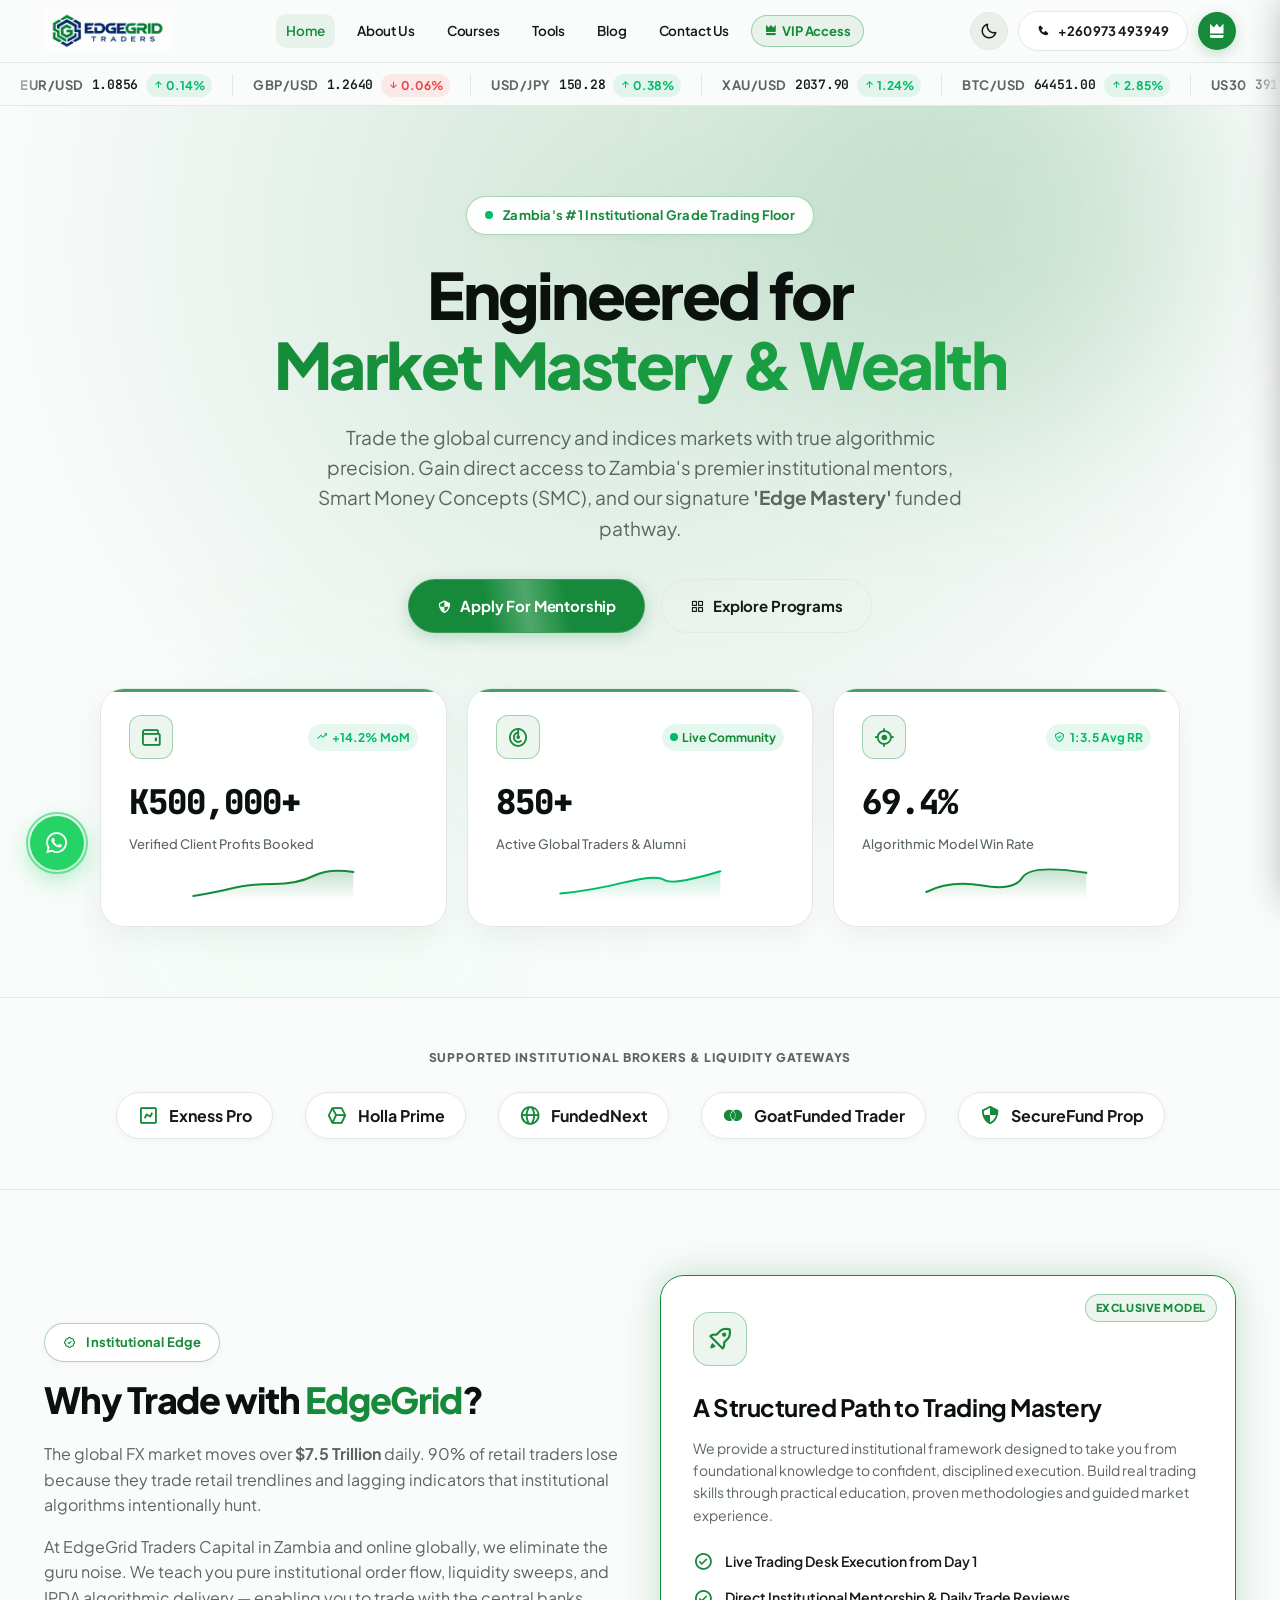
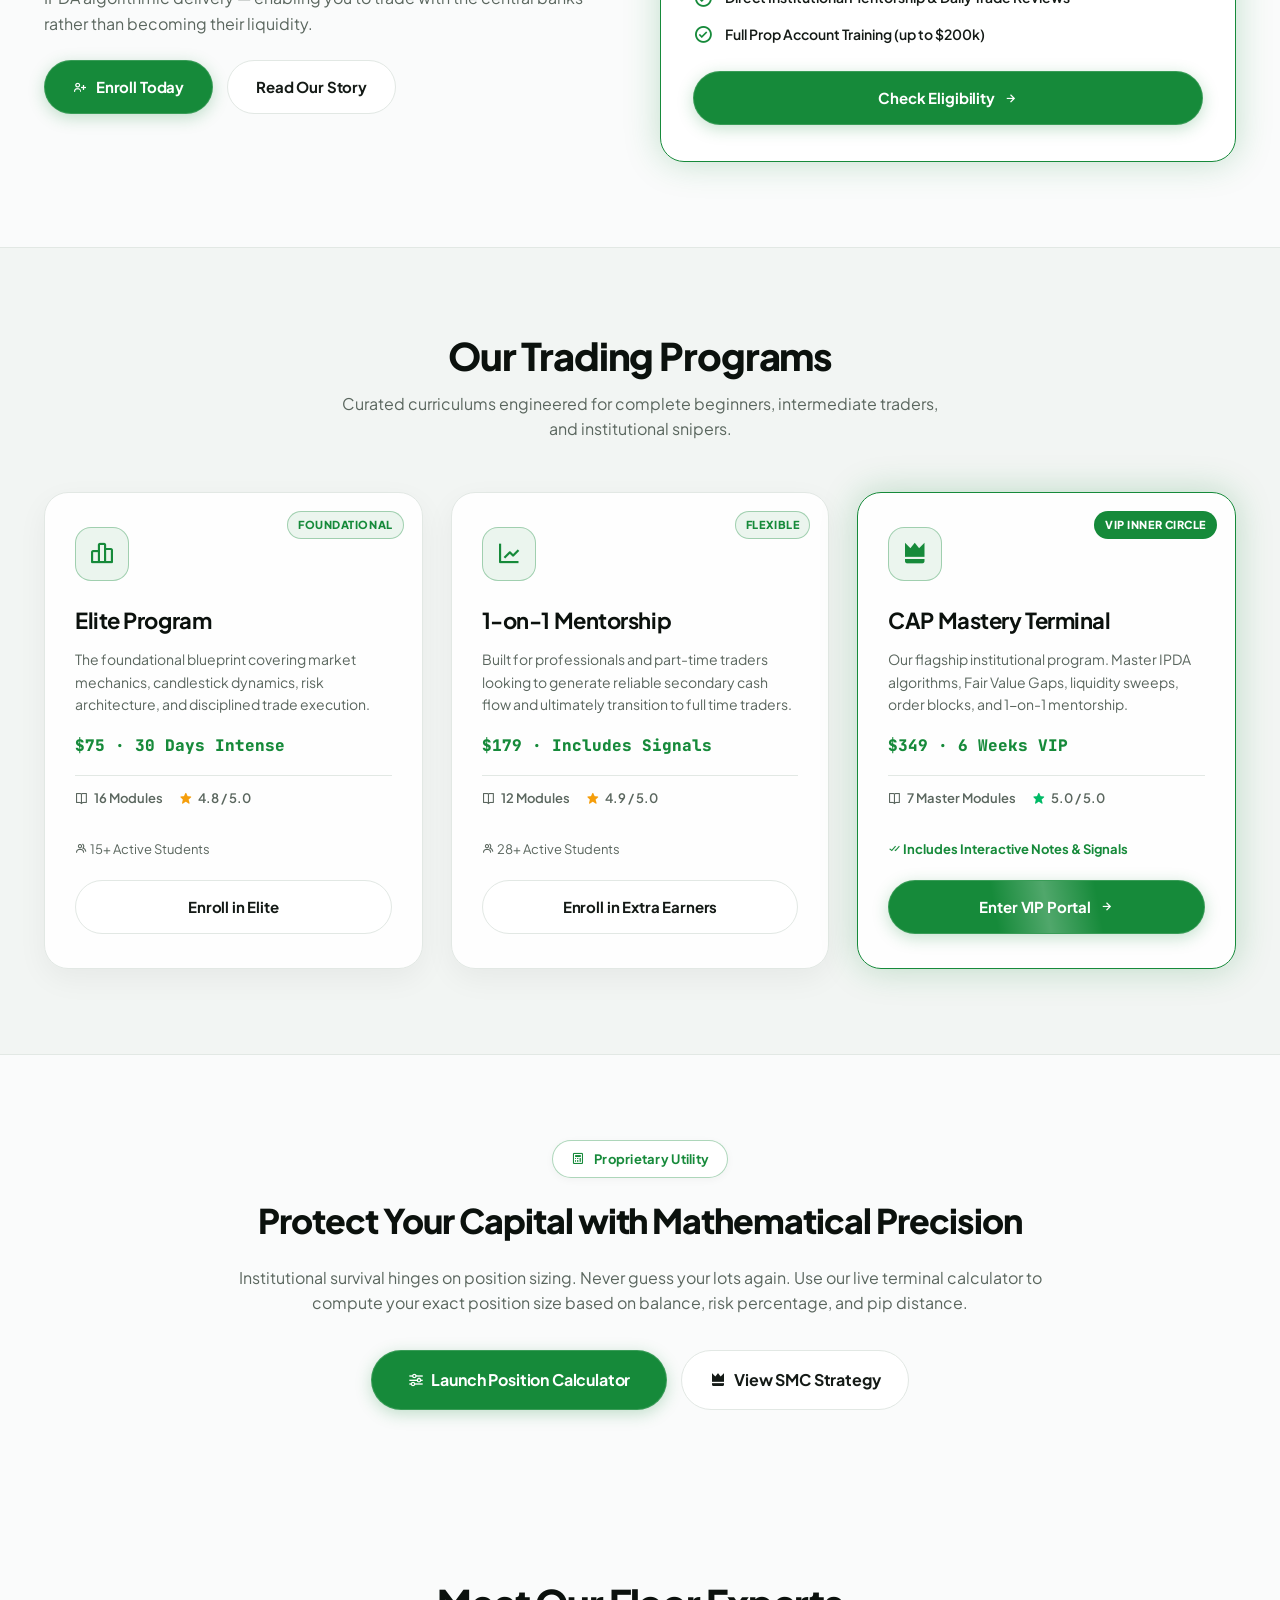
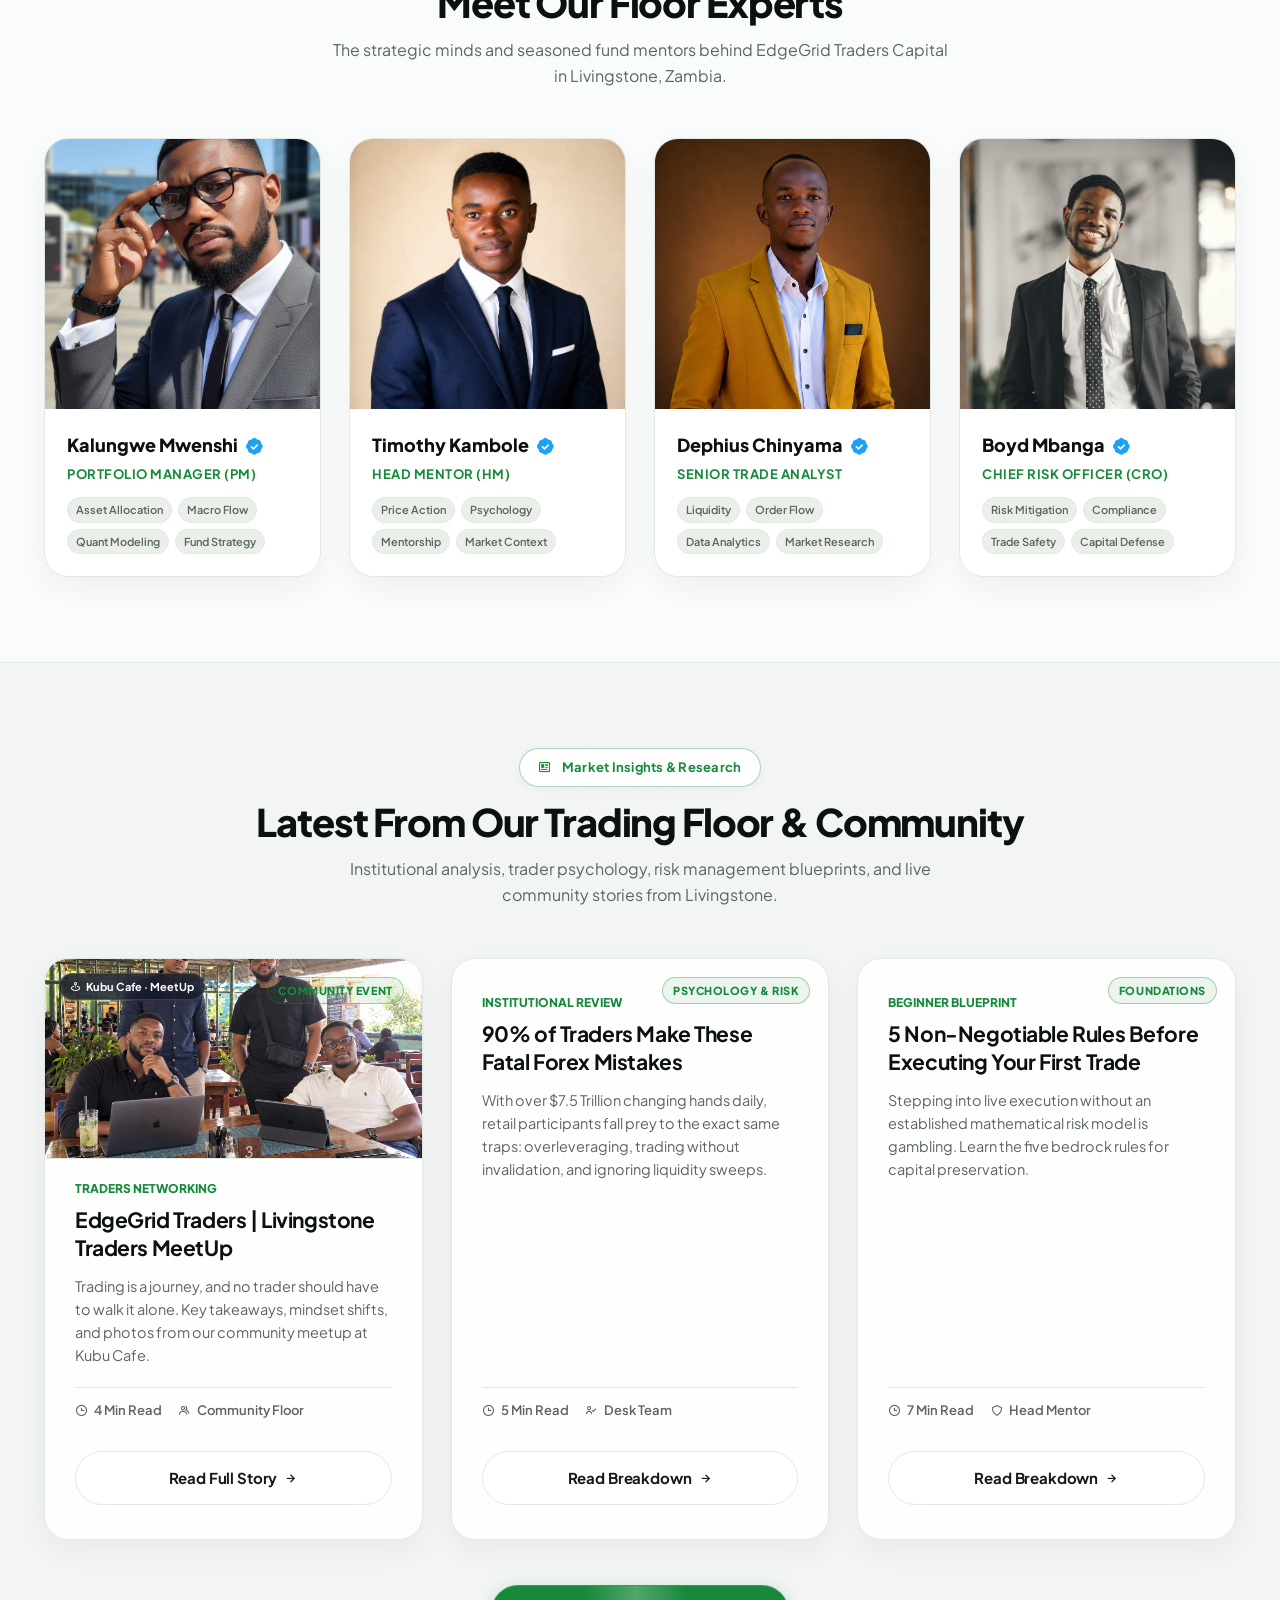
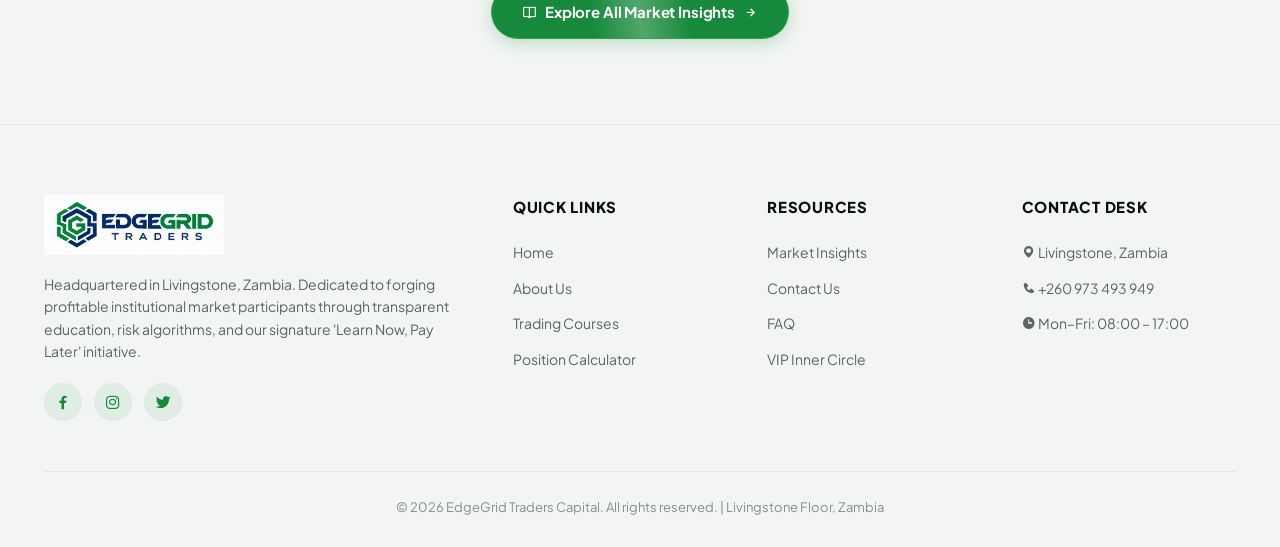
<file: index.html>
<!DOCTYPE html>
<html lang="en" data-theme="light">

<head>
    <meta charset="UTF-8">
    <meta name="viewport"
        content="width=device-width, initial-scale=1.0, maximum-scale=1.0, user-scalable=no, viewport-fit=cover">
    <meta name="theme-color" content="#ffffff">
    <link rel="manifest" href="./manifest.json">
    <meta name="apple-mobile-web-app-capable" content="yes">
    <meta name="apple-mobile-web-app-status-bar-style" content="default">
    <title>EdgeGrid Traders Capital | Institutional Trading & Education</title>
    <link rel="stylesheet" href="css/styles.css">
    <!-- Boxicons -->
    <link href='https://unpkg.com/boxicons@2.1.4/css/boxicons.min.css' rel='stylesheet'>
</head>

<body>

    <!-- App Shell Navbar -->
    <nav class="navbar">
        <div class="container">
            <a href="index.html" class="logo">
                <img src="pictures/logo.png" alt="EdgeGrid Traders Capital Logo">
            </a>

            <div class="nav-market-status hide-mobile">
                <span class="pulse-dot"></span> Live Markets Open
            </div>

            <ul class="nav-links">
                <li><a href="index.html" class="active">Home</a></li>
                <li><a href="about.html">About Us</a></li>
                <li><a href="courses.html">Courses</a></li>
                <li><a href="tools.html">Tools</a></li>
                <li><a href="blog.html">Blog</a></li>
                <li><a href="contact.html">Contact Us</a></li>
                <li><a href="VIPmembers.html" class="nav-vip-link"><i class='bx bxs-crown'></i> VIP Access</a></li>
            </ul>

            <div class="nav-right-actions">
                <div id="themeToggle" class="theme-toggle" title="Toggle Theme">
                    <i class='bx bx-moon'></i>
                </div>
                <div class="cta-contact">
                    <a href="tel:+260973493949" class="btn btn-outline" style="padding: 9px 18px; font-size: 13px;">
                        <i class='bx bxs-phone'></i> <span class="hide-mobile">+260 973 493 949</span>
                    </a>
                </div>
                <a href="VIPmembers.html" class="vip-top-btn" title="VIP Inner Circle">
                    <i class='bx bxs-crown'></i>
                </a>
                <button class="mobile-menu-trigger" aria-label="Open Navigation Menu">
                    <i class='bx bx-menu-alt-right'></i>
                </button>
            </div>
        </div>
    </nav>

    <!-- Wall Street Ticker -->
    <div class="ticker-wrap">
        <div class="ticker">
            <div class="ticker__item"><span class="ticker__symbol">EUR/USD</span><span
                    class="ticker__price mono-nums">1.0854</span><span class="ticker__change positive"><i
                        class='bx bx-up-arrow-alt'></i> 0.14%</span></div>
            <div class="ticker__item"><span class="ticker__symbol">GBP/USD</span><span
                    class="ticker__price mono-nums">1.2642</span><span class="ticker__change negative"><i
                        class='bx bx-down-arrow-alt'></i> 0.06%</span></div>
            <div class="ticker__item"><span class="ticker__symbol">USD/JPY</span><span
                    class="ticker__price mono-nums">150.28</span><span class="ticker__change positive"><i
                        class='bx bx-up-arrow-alt'></i> 0.38%</span></div>
            <div class="ticker__item"><span class="ticker__symbol">XAU/USD</span><span
                    class="ticker__price mono-nums">2038.20</span><span class="ticker__change positive"><i
                        class='bx bx-up-arrow-alt'></i> 1.24%</span></div>
            <div class="ticker__item"><span class="ticker__symbol">BTC/USD</span><span
                    class="ticker__price mono-nums">64,450</span><span class="ticker__change positive"><i
                        class='bx bx-up-arrow-alt'></i> 2.85%</span></div>
            <div class="ticker__item"><span class="ticker__symbol">US30</span><span
                    class="ticker__price mono-nums">39,120</span><span class="ticker__change negative"><i
                        class='bx bx-down-arrow-alt'></i> 0.25%</span></div>
            <div class="ticker__item"><span class="ticker__symbol">NAS100</span><span
                    class="ticker__price mono-nums">18,240</span><span class="ticker__change positive"><i
                        class='bx bx-up-arrow-alt'></i> 0.82%</span></div>
        </div>
    </div>

    <!-- Hero Section -->
    <section class="hero">
        <div class="hero-bg-elements">
            <div class="glow-orb gold"></div>
            <div class="glow-orb dark"></div>
        </div>
        <div class="container relative-z">
            <div class="hero-badge fade-up">
                <span class="pulse-dot"></span> Zambia's #1 Institutional Grade Trading Floor
            </div>
            <h1 class="fade-up delay-1">Engineered for<br><span>Market Mastery & Wealth</span></h1>
            <p class="fade-up delay-2">Trade the global currency and indices markets with true algorithmic precision.
                Gain direct access to Zambia's premier institutional mentors, Smart Money Concepts (SMC), and our
                signature <b>'Edge Mastery'</b> funded pathway.</p>
            <div class="btn-group fade-up delay-3">
                <a href="#" onclick="openEnrollModal(); return false;" class="btn btn-primary btn-glow">
                    <i class='bx bx-shield-quarter'></i> Apply For Mentorship
                </a>
                <a href="courses.html" class="btn btn-outline btn-glass">
                    <i class='bx bx-grid-alt'></i> Explore Programs
                </a>
            </div>

            <!-- Bento-Grid Stats Dashboard (App Feel) -->
            <div class="dashboard-stats fade-up delay-4">
                <!-- Stat Widget 1 -->
                <div class="stat-widget">
                    <div class="stat-header">
                        <div class="stat-icon"><i class='bx bx-wallet'></i></div>
                        <div class="stat-trend"><i class='bx bx-trending-up'></i> +14.2% MoM</div>
                    </div>
                    <h3 class="mono-nums">K500,000+</h3>
                    <p>Verified Client Profits Booked</p>
                    <!-- Mini Sparkline SVG -->
                    <div style="margin-top: 14px; height: 32px;">
                        <svg viewBox="0 0 200 40" style="width: 100%; height: 100%; overflow: visible;">
                            <path d="M 0 35 Q 30 30 50 25 T 100 20 T 150 10 T 200 5" fill="none" stroke="#168A3A"
                                stroke-width="2.5" stroke-linecap="round" />
                            <path d="M 0 35 Q 30 30 50 25 T 100 20 T 150 10 T 200 5 L 200 40 L 0 40 Z"
                                fill="url(#sparkGrad1)" opacity="0.25" />
                            <defs>
                                <linearGradient id="sparkGrad1" x1="0" y1="0" x2="0" y2="1">
                                    <stop offset="0%" stop-color="#168A3A" />
                                    <stop offset="100%" stop-color="#168A3A" stop-opacity="0" />
                                </linearGradient>
                            </defs>
                        </svg>
                    </div>
                </div>

                <!-- Stat Widget 2 -->
                <div class="stat-widget">
                    <div class="stat-header">
                        <div class="stat-icon"><i class='bx bx-radar'></i></div>
                        <div class="stat-trend" style="color: var(--primary-color);"><span class="pulse-dot"></span>
                            Live Community</div>
                    </div>
                    <h3 class="mono-nums">850+</h3>
                    <p>Active Global Traders & Alumni</p>
                    <div style="margin-top: 14px; height: 32px;">
                        <svg viewBox="0 0 200 40" style="width: 100%; height: 100%; overflow: visible;">
                            <path d="M 0 32 Q 40 28 80 18 T 130 15 T 200 4" fill="none" stroke="#00BA66"
                                stroke-width="2.5" stroke-linecap="round" />
                            <path d="M 0 32 Q 40 28 80 18 T 130 15 T 200 4 L 200 40 L 0 40 Z" fill="url(#sparkGrad2)"
                                opacity="0.25" />
                            <defs>
                                <linearGradient id="sparkGrad2" x1="0" y1="0" x2="0" y2="1">
                                    <stop offset="0%" stop-color="#00BA66" />
                                    <stop offset="100%" stop-color="#00BA66" stop-opacity="0" />
                                </linearGradient>
                            </defs>
                        </svg>
                    </div>
                </div>

                <!-- Stat Widget 3 -->
                <div class="stat-widget">
                    <div class="stat-header">
                        <div class="stat-icon"><i class='bx bx-target-lock'></i></div>
                        <div class="stat-trend"><i class='bx bx-check-shield'></i> 1:3.5 Avg RR</div>
                    </div>
                    <h3 class="mono-nums">69.4%</h3>
                    <p>Algorithmic Model Win Rate</p>
                    <div style="margin-top: 14px; height: 32px;">
                        <svg viewBox="0 0 200 40" style="width: 100%; height: 100%; overflow: visible;">
                            <path d="M 0 30 Q 30 15 70 22 T 120 12 T 200 6" fill="none" stroke="#168A3A"
                                stroke-width="2.5" stroke-linecap="round" />
                            <path d="M 0 30 Q 30 15 70 22 T 120 12 T 200 6 L 200 40 L 0 40 Z" fill="url(#sparkGrad1)"
                                opacity="0.25" />
                        </svg>
                    </div>
                </div>
            </div>
        </div>
    </section>

    <!-- Trusted Brokers & Ecosystem Strip -->
    <section
        style="padding: 50px 0; background: var(--bg-main); border-top: 1px solid var(--border-color); border-bottom: 1px solid var(--border-color);">
        <div class="container" style="text-align: center;">
            <div
                style="font-size: 12px; font-weight: 800; color: var(--text-light); text-transform: uppercase; letter-spacing: 0.08em; margin-bottom: 24px;">
                Supported Institutional Brokers & Liquidity Gateways
            </div>
            <div style="display: flex; justify-content: center; align-items: center; gap: 32px; flex-wrap: wrap;">
                <div
                    style="display: flex; align-items: center; gap: 10px; font-size: 16px; font-weight: 700; color: var(--text-main); background: var(--card-bg); padding: 10px 20px; border-radius: var(--radius-pill); border: 1px solid var(--border-color); box-shadow: var(--shadow-sm);">
                    <i class='bx bx-chart' style="font-size: 22px; color: var(--primary-color);"></i> Exness Pro
                </div>
                <div
                    style="display: flex; align-items: center; gap: 10px; font-size: 16px; font-weight: 700; color: var(--text-main); background: var(--card-bg); padding: 10px 20px; border-radius: var(--radius-pill); border: 1px solid var(--border-color); box-shadow: var(--shadow-sm);">
                    <i class='bx bx-cube-alt' style="font-size: 22px; color: var(--primary-color);"></i> Holla Prime
                </div>
                <div
                    style="display: flex; align-items: center; gap: 10px; font-size: 16px; font-weight: 700; color: var(--text-main); background: var(--card-bg); padding: 10px 20px; border-radius: var(--radius-pill); border: 1px solid var(--border-color); box-shadow: var(--shadow-sm);">
                    <i class='bx bx-globe' style="font-size: 22px; color: var(--primary-color);"></i> FundedNext
                </div>
                <div
                    style="display: flex; align-items: center; gap: 10px; font-size: 16px; font-weight: 700; color: var(--text-main); background: var(--card-bg); padding: 10px 20px; border-radius: var(--radius-pill); border: 1px solid var(--border-color); box-shadow: var(--shadow-sm);">
                    <i class='bx bxl-mastercard' style="font-size: 22px; color: var(--primary-color);"></i> GoatFunded
                    Trader
                </div>
                <div
                    style="display: flex; align-items: center; gap: 10px; font-size: 16px; font-weight: 700; color: var(--text-main); background: var(--card-bg); padding: 10px 20px; border-radius: var(--radius-pill); border: 1px solid var(--border-color); box-shadow: var(--shadow-sm);">
                    <i class='bx bx-shield-quarter' style="font-size: 22px; color: var(--primary-color);"></i>
                    SecureFund Prop
                </div>
            </div>
        </div>
    </section>

    <!-- Value Proposition Section -->
    <section style="padding: 85px 0; background: var(--bg-main);">
        <div class="container"
            style="display: grid; grid-template-columns: repeat(auto-fit, minmax(320px, 1fr)); gap: 40px; align-items: center;">
            <div>
                <div class="hero-badge" style="margin-bottom: 16px;">
                    <i class='bx bx-badge-check'></i> Institutional Edge
                </div>
                <h2
                    style="font-size: 36px; font-weight: 800; color: var(--secondary-color); margin-bottom: 20px; letter-spacing: -0.03em; line-height: 1.2;">
                    Why Trade with <span style="color: var(--primary-color);">EdgeGrid</span>?
                </h2>
                <p style="color: var(--text-light); margin-bottom: 16px; font-size: 16px;">
                    The global FX market moves over <b>$7.5 Trillion</b> daily. 90% of retail traders lose because they
                    trade retail trendlines and lagging indicators that institutional algorithms intentionally hunt.
                </p>
                <p style="color: var(--text-light); margin-bottom: 24px; font-size: 16px;">
                    At EdgeGrid Traders Capital in Zambia and online globally, we eliminate the guru noise. We
                    teach you pure institutional order flow, liquidity sweeps, and IPDA algorithmic delivery — enabling
                    you to trade with the central banks rather than becoming their liquidity.
                </p>
                <div style="display: flex; gap: 14px; flex-wrap: wrap;">
                    <a href="#" onclick="openEnrollModal(); return false;" class="btn btn-primary">
                        <i class='bx bx-user-plus'></i> Enroll Today
                    </a>
                    <a href="about.html" class="btn btn-outline">
                        Read Our Story
                    </a>
                </div>
            </div>

            <!-- Card: Learn Now Pay Later -->
            <div class="card featured" style="padding: 36px 32px;">
                <div class="card-badge-top">Exclusive Model</div>
                <div class="card-icon"><i class='bx bx-rocket'></i></div>
                <h3 style="font-size: 24px;">A Structured Path to Trading Mastery</h3>
                <p style="margin-bottom: 24px;">
                    We provide a structured institutional framework designed to take you from foundational knowledge to
                    confident, disciplined execution. Build real trading skills through practical education, proven
                    methodologies and guided market experience.
                </p>
                <div style="display: flex; flex-direction: column; gap: 14px; margin-bottom: 26px;">
                    <div style="display: flex; align-items: center; gap: 12px; font-weight: 600; font-size: 14px;">
                        <i class='bx bx-check-circle' style="color: var(--primary-color); font-size: 20px;"></i>
                        <span>Live Trading Desk Execution from Day 1</span>
                    </div>
                    <div style="display: flex; align-items: center; gap: 12px; font-weight: 600; font-size: 14px;">
                        <i class='bx bx-check-circle' style="color: var(--primary-color); font-size: 20px;"></i>
                        <span>Direct Institutional Mentorship & Daily Trade Reviews</span>
                    </div>
                    <div style="display: flex; align-items: center; gap: 12px; font-weight: 600; font-size: 14px;">
                        <i class='bx bx-check-circle' style="color: var(--primary-color); font-size: 20px;"></i>
                        <span>Full Prop Account Training (up to $200k)</span>
                    </div>
                </div>
                <a href="#" onclick="openEnrollModal('Learn Now Pay Later'); return false;" class="btn btn-primary"
                    style="width: 100%;">
                    Check Eligibility <i class='bx bx-right-arrow-alt'></i>
                </a>
            </div>
        </div>
    </section>

    <!-- Top Trading Programs Section -->
    <section class="courses-section">
        <div class="container">
            <div class="section-title">
                <h2>Our Trading Programs</h2>
                <p>Curated curriculums engineered for complete beginners, intermediate traders, and institutional
                    snipers.</p>
            </div>

            <div class="course-grid">
                <!-- Course 1 -->
                <div class="card">
                    <div class="card-badge-top">Foundational</div>
                    <div class="card-icon"><i class='bx bx-bar-chart-alt-2'></i></div>
                    <h3>Elite Program</h3>
                    <p>The foundational blueprint covering market mechanics, candlestick dynamics, risk architecture,
                        and disciplined trade execution.</p>
                    <div class="course-price">$75 · 30 Days Intense</div>
                    <div class="card-meta">
                        <span><i class='bx bx-book-open'></i> 16 Modules</span>
                        <span><i class='bx bxs-star' style="color: #F59E0B;"></i> 4.8 / 5.0</span>
                    </div>
                    <div style="font-size: 13px; color: var(--text-light); margin-bottom: 20px;">
                        <i class='bx bx-group'></i> 15+ Active Students
                    </div>
                    <a href="#" onclick="openEnrollModal('Elite Program'); return false;" class="btn btn-outline"
                        style="width: 100%;">
                        Enroll in Elite
                    </a>
                </div>

                <!-- Course 2 -->
                <div class="card">
                    <div class="card-badge-top">Flexible</div>
                    <div class="card-icon"><i class='bx bx-line-chart'></i></div>
                    <h3>1-on-1 Mentorship</h3>
                    <p>Built for professionals and part-time traders looking to generate reliable secondary cash flow
                        and ultimately transition to full time traders.</p>
                    <div class="course-price">$179 · Includes Signals</div>
                    <div class="card-meta">
                        <span><i class='bx bx-book-open'></i> 12 Modules</span>
                        <span><i class='bx bxs-star' style="color: #F59E0B;"></i> 4.9 / 5.0</span>
                    </div>
                    <div style="font-size: 13px; color: var(--text-light); margin-bottom: 20px;">
                        <i class='bx bx-group'></i> 28+ Active Students
                    </div>
                    <a href="#" onclick="openEnrollModal('Extra Earners'); return false;" class="btn btn-outline"
                        style="width: 100%;">
                        Enroll in Extra Earners
                    </a>
                </div>

                <!-- Course 3 (VIP Flagship) -->
                <div class="card featured">
                    <div class="card-badge-top" style="background: var(--primary-color); color: #fff;">VIP Inner Circle
                    </div>
                    <div class="card-icon"><i class='bx bxs-crown'></i></div>
                    <h3>CAP Mastery Terminal</h3>
                    <p>Our flagship institutional program. Master IPDA algorithms, Fair Value Gaps, liquidity sweeps,
                        order blocks, and 1-on-1 mentorship.</p>
                    <div class="course-price">$349 · 6 Weeks VIP</div>
                    <div class="card-meta">
                        <span><i class='bx bx-book-open'></i> 7 Master Modules</span>
                        <span><i class='bx bxs-star' style="color: #00BA66;"></i> 5.0 / 5.0</span>
                    </div>
                    <div style="font-size: 13px; color: var(--primary-color); font-weight: 700; margin-bottom: 20px;">
                        <i class='bx bx-check-double'></i> Includes Interactive Notes & Signals
                    </div>
                    <a href="VIPmembers.html" class="btn btn-primary btn-glow" style="width: 100%;">
                        Enter VIP Portal <i class='bx bx-right-arrow-alt'></i>
                    </a>
                </div>
            </div>
        </div>
    </section>

    <!-- Interactive Terminal Teaser -->
    <section style="padding: 85px 0; background: var(--bg-main);">
        <div class="container" style="max-width: 900px; text-align: center;">
            <div class="hero-badge" style="margin-bottom: 16px;">
                <i class='bx bx-calculator'></i> Proprietary Utility
            </div>
            <h2
                style="font-size: 34px; font-weight: 800; color: var(--secondary-color); margin-bottom: 16px; letter-spacing: -0.03em;">
                Protect Your Capital with Mathematical Precision
            </h2>
            <p style="color: var(--text-light); font-size: 16px; margin-bottom: 34px;">
                Institutional survival hinges on position sizing. Never guess your lots again. Use our live terminal
                calculator to compute your exact position size based on balance, risk percentage, and pip distance.
            </p>
            <div style="display: flex; justify-content: center; gap: 14px; flex-wrap: wrap;">
                <a href="tools.html" class="btn btn-primary" style="padding: 16px 36px; font-size: 16px;">
                    <i class='bx bx-slider-alt'></i> Launch Position Calculator
                </a>
                <a href="VIPmembers.html" class="btn btn-outline" style="padding: 16px 28px; font-size: 16px;">
                    <i class='bx bxs-crown'></i> View SMC Strategy
                </a>
            </div>
        </div>
    </section>

    <!-- Institutional Trading Desk Team -->
    <section class="team-section">
        <div class="container">
            <div class="section-title">
                <h2>Meet Our Floor Experts</h2>
                <p>The strategic minds and seasoned fund mentors behind EdgeGrid Traders Capital in Livingstone, Zambia.
                </p>
            </div>
            <div class="team-grid">
                <!-- Member 1 -->
                <div class="team-card">
                    <div class="team-image">
                        <img src="pictures/me.jpeg" alt="Kalungwe Mwenshi">
                    </div>
                    <div class="team-info">
                        <h3>Kalungwe Mwenshi <i class='bx bxs-badge-check'
                                style='color: #1DA1F2; font-size: 20px; margin-left: 6px;'
                                title="Verified Desk Expert"></i></h3>
                        <p class="designation">Portfolio Manager (PM)</p>
                        <div class="expertise-tags">
                            <span>Asset Allocation</span>
                            <span>Macro Flow</span>
                            <span>Quant Modeling</span>
                            <span>Fund Strategy</span>
                        </div>
                    </div>
                </div>

                <!-- Member 2 -->
                <div class="team-card">
                    <div class="team-image">
                        <img src="pictures/tim.jpeg" alt="Timothy Kambole">
                    </div>
                    <div class="team-info">
                        <h3>Timothy Kambole <i class='bx bxs-badge-check'
                                style='color: #1DA1F2; font-size: 20px; margin-left: 6px;'
                                title="Verified Desk Expert"></i></h3>
                        <p class="designation">Head Mentor (HM)</p>
                        <div class="expertise-tags">
                            <span>Price Action</span>
                            <span>Psychology</span>
                            <span>Mentorship</span>
                            <span>Market Context</span>
                        </div>
                    </div>
                </div>

                <!-- Member 3 -->
                <div class="team-card">
                    <div class="team-image">
                        <img src="pictures/de.jpeg" alt="Dephius Chinyama">
                    </div>
                    <div class="team-info">
                        <h3>Dephius Chinyama <i class='bx bxs-badge-check'
                                style='color: #1DA1F2; font-size: 20px; margin-left: 6px;'
                                title="Verified Desk Expert"></i></h3>
                        <p class="designation">Senior Trade Analyst</p>
                        <div class="expertise-tags">
                            <span>Liquidity</span>
                            <span>Order Flow</span>
                            <span>Data Analytics</span>
                            <span>Market Research</span>
                        </div>
                    </div>
                </div>

                <!-- Member 4 -->
                <div class="team-card">
                    <div class="team-image">
                        <img src="pictures/nu.png" alt="Boyd Mbanga">
                    </div>
                    <div class="team-info">
                        <h3>Boyd Mbanga <i class='bx bxs-badge-check'
                                style='color: #1DA1F2; font-size: 20px; margin-left: 6px;'
                                title="Verified Desk Expert"></i></h3>
                        <p class="designation">Chief Risk Officer (CRO)</p>
                        <div class="expertise-tags">
                            <span>Risk Mitigation</span>
                            <span>Compliance</span>
                            <span>Trade Safety</span>
                            <span>Capital Defense</span>
                        </div>
                    </div>
                </div>
            </div>
        </div>
    </section>

    <!-- ==========================================================================
         LATEST MARKET INSIGHTS & TRADER STORIES (BLOG SECTION)
         ========================================================================== -->
    <section id="blog-section" style="padding: 85px 0; background: var(--bg-light); border-top: 1px solid var(--border-color);">
        <div class="container">
            <div class="section-title">
                <div class="hero-badge" style="margin-bottom: 12px; display: inline-flex;">
                    <i class='bx bx-news'></i> Market Insights & Research
                </div>
                <h2>Latest From Our Trading Floor & Community</h2>
                <p>Institutional analysis, trader psychology, risk management blueprints, and live community stories from Livingstone.</p>
            </div>

            <div class="course-grid">
                <!-- Blog Article 1: Livingstone Traders MeetUp -->
                <div class="card" style="display: flex; flex-direction: column;">
                    <div class="blog-card-thumb">
                        <img src="pictures/CUBUWEB.png" alt="EdgeGrid Traders Livingstone MeetUp at Kubu Cafe">
                        <div class="blog-card-thumb-badge">
                            <i class='bx bx-map-pin'></i> Kubu Cafe · MeetUp
                        </div>
                    </div>
                    <div class="card-badge-top">Community Event</div>
                    <div style="font-size: 12px; color: var(--primary-color); font-weight: 800; margin-bottom: 8px; text-transform: uppercase;">
                        Traders Networking
                    </div>
                    <h3 style="font-size: 21px; line-height: 1.35; margin-bottom: 12px;">
                        EdgeGrid Traders | Livingstone Traders MeetUp
                    </h3>
                    <p style="flex-grow: 1; margin-bottom: 20px; font-size: 14.5px; color: var(--text-light); line-height: 1.6;">
                        Trading is a journey, and no trader should have to walk it alone. Key takeaways, mindset shifts, and photos from our community meetup at Kubu Cafe.
                    </p>
                    <div class="card-meta">
                        <span><i class='bx bx-time'></i> 4 Min Read</span>
                        <span><i class='bx bx-group'></i> Community Floor</span>
                    </div>
                    <a href="blog-post-3.html" class="btn btn-outline" style="width: 100%; display: flex; align-items: center; justify-content: center; gap: 6px;">
                        Read Full Story <i class='bx bx-right-arrow-alt'></i>
                    </a>
                </div>

                <!-- Blog Article 2: 90% Forex Mistakes -->
                <div class="card" style="display: flex; flex-direction: column;">
                    <div class="card-badge-top">Psychology & Risk</div>
                    <div style="font-size: 12px; color: var(--primary-color); font-weight: 800; margin-bottom: 8px; text-transform: uppercase;">
                        Institutional Review
                    </div>
                    <h3 style="font-size: 21px; line-height: 1.35; margin-bottom: 12px;">
                        90% of Traders Make These Fatal Forex Mistakes
                    </h3>
                    <p style="flex-grow: 1; margin-bottom: 20px; font-size: 14.5px; color: var(--text-light); line-height: 1.6;">
                        With over $7.5 Trillion changing hands daily, retail participants fall prey to the exact same traps: overleveraging, trading without invalidation, and ignoring liquidity sweeps.
                    </p>
                    <div class="card-meta">
                        <span><i class='bx bx-time'></i> 5 Min Read</span>
                        <span><i class='bx bx-user-check'></i> Desk Team</span>
                    </div>
                    <a href="blog-post-1.html" class="btn btn-outline" style="width: 100%; display: flex; align-items: center; justify-content: center; gap: 6px;">
                        Read Breakdown <i class='bx bx-right-arrow-alt'></i>
                    </a>
                </div>

                <!-- Blog Article 3: 5 Bedrock Rules -->
                <div class="card" style="display: flex; flex-direction: column;">
                    <div class="card-badge-top">Foundations</div>
                    <div style="font-size: 12px; color: var(--primary-color); font-weight: 800; margin-bottom: 8px; text-transform: uppercase;">
                        Beginner Blueprint
                    </div>
                    <h3 style="font-size: 21px; line-height: 1.35; margin-bottom: 12px;">
                        5 Non-Negotiable Rules Before Executing Your First Trade
                    </h3>
                    <p style="flex-grow: 1; margin-bottom: 20px; font-size: 14.5px; color: var(--text-light); line-height: 1.6;">
                        Stepping into live execution without an established mathematical risk model is gambling. Learn the five bedrock rules for capital preservation.
                    </p>
                    <div class="card-meta">
                        <span><i class='bx bx-time'></i> 7 Min Read</span>
                        <span><i class='bx bx-shield'></i> Head Mentor</span>
                    </div>
                    <a href="blog-post-2.html" class="btn btn-outline" style="width: 100%; display: flex; align-items: center; justify-content: center; gap: 6px;">
                        Read Breakdown <i class='bx bx-right-arrow-alt'></i>
                    </a>
                </div>
            </div>

            <div style="text-align: center; margin-top: 45px;">
                <a href="blog.html" class="btn btn-primary btn-glow" style="display: inline-flex; align-items: center; gap: 8px; font-size: 15px; padding: 14px 30px;">
                    <i class='bx bx-book-open'></i> Explore All Market Insights <i class='bx bx-right-arrow-alt'></i>
                </a>
            </div>
        </div>
    </section>

    <!-- Footer -->
    <footer>
        <div class="container">
            <div class="footer-grid">
                <div class="footer-col">
                    <img src="pictures/logo.png" alt="EdgeGrid Traders Logo" style="height: 60px; margin-bottom: 18px;">
                    <p style="font-size: 14px; line-height: 1.6; color: var(--text-light); margin-bottom: 20px;">
                        Headquartered in Livingstone, Zambia. Dedicated to forging profitable institutional market
                        participants through transparent education, risk algorithms, and our signature 'Learn Now, Pay
                        Later' initiative.
                    </p>
                    <div style="display: flex; gap: 12px;">
                        <a href="#"
                            style="background: var(--primary-light); color: var(--primary-color); display: flex; width: 38px; height: 38px; border-radius: 50%; align-items: center; justify-content: center; font-size: 18px; border: 1px solid var(--border-color);"><i
                                class='bx bxl-facebook'></i></a>
                        <a href="#"
                            style="background: var(--primary-light); color: var(--primary-color); display: flex; width: 38px; height: 38px; border-radius: 50%; align-items: center; justify-content: center; font-size: 18px; border: 1px solid var(--border-color);"><i
                                class='bx bxl-instagram'></i></a>
                        <a href="#"
                            style="background: var(--primary-light); color: var(--primary-color); display: flex; width: 38px; height: 38px; border-radius: 50%; align-items: center; justify-content: center; font-size: 18px; border: 1px solid var(--border-color);"><i
                                class='bx bxl-twitter'></i></a>
                    </div>
                </div>
                <div class="footer-col">
                    <h4>Quick Links</h4>
                    <ul>
                        <li><a href="index.html">Home</a></li>
                        <li><a href="about.html">About Us</a></li>
                        <li><a href="courses.html">Trading Courses</a></li>
                        <li><a href="tools.html">Position Calculator</a></li>
                    </ul>
                </div>
                <div class="footer-col">
                    <h4>Resources</h4>
                    <ul>
                        <li><a href="blog.html">Market Insights</a></li>
                        <li><a href="contact.html">Contact Us</a></li>
                        <li><a href="faq.html">FAQ</a></li>
                        <li><a href="VIPmembers.html">VIP Inner Circle</a></li>
                    </ul>
                </div>
                <div class="footer-col">
                    <h4>Contact Desk</h4>
                    <ul>
                        <li><span style="color: var(--text-light); font-size: 14px;"><i class='bx bxs-map'></i>
                                Livingstone, Zambia</span></li>
                        <li><span style="color: var(--text-light); font-size: 14px;"><i class='bx bxs-phone'></i> +260
                                973 493 949</span></li>
                        <li><span style="color: var(--text-light); font-size: 14px;"><i class='bx bxs-time'></i>
                                Mon–Fri: 08:00 – 17:00</span></li>
                    </ul>
                </div>
            </div>
            <div class="footer-bottom">
                &copy; <span id="year"></span> EdgeGrid Traders Capital. All rights reserved. | Livingstone Floor,
                Zambia
            </div>
        </div>
    </footer>

    <!-- Mobile Slide-Out App Drawer -->
    <div class="drawer-overlay"></div>
    <div class="mobile-app-drawer">
        <div class="drawer-header">
            <div style="display: flex; align-items: center; gap: 10px;">
                <img src="pictures/logo.png" alt="EdgeGrid Logo" style="height: 36px;">
            </div>
            <div class="drawer-close"><i class='bx bx-x'></i></div>
        </div>
        <div style="padding: 16px 20px 0 20px;">
            <div
                style="background: var(--bg-gray); padding: 12px 14px; border-radius: 12px; display: flex; align-items: center; justify-content: space-between; border: 1px solid var(--border-color);">
                <div>
                    <div
                        style="font-size: 11px; font-weight: 700; color: var(--text-light); text-transform: uppercase;">
                        Trading Floor</div>
                    <div style="font-size: 13px; font-weight: 800; color: var(--secondary-color);">Livingstone HQ • Pro
                    </div>
                </div>
                <span class="nav-market-status" style="font-size: 10px; padding: 2px 8px;"><span
                        class="pulse-dot"></span> Live</span>
            </div>
        </div>
        <div class="drawer-menu-list">
            <a href="index.html" class="drawer-item active">
                <div class="drawer-item-left"><i class='bx bxs-home-alt-2'></i> <span>Home</span></div>
                <i class='bx bx-chevron-right' style="color: var(--text-light); font-size: 16px;"></i>
            </a>
            <a href="courses.html#free-beginner-class" class="drawer-item"
                style="background: var(--primary-light); border: 1px solid var(--border-glow); border-radius: 12px; margin: 4px 0;">
                <div class="drawer-item-left"><i class='bx bxs-gift' style="color: var(--primary-color);"></i> <span
                        style="color: var(--primary-color); font-weight: 700;">Free Beginner Class</span></div>
                <span
                    style="font-size: 10px; font-weight: 800; background: var(--primary-color); color: #fff; padding: 2px 8px; border-radius: 9999px;">FREE
                    (3 Modules)</span>
            </a>
            <a href="courses.html" class="drawer-item">
                <div class="drawer-item-left"><i class='bx bxs-graduation'></i> <span>Courses & Programs</span></div>
                <span
                    style="font-size: 10px; font-weight: 800; background: var(--primary-light); color: var(--primary-color); padding: 2px 6px; border-radius: 9999px;">3
                    Active</span>
            </a>
            <a href="tools.html" class="drawer-item">
                <div class="drawer-item-left"><i class='bx bxs-calculator'></i> <span>Position Calculator</span></div>
                <i class='bx bx-chevron-right' style="color: var(--text-light); font-size: 16px;"></i>
            </a>
            <a href="VIPmembers.html" class="drawer-item" style="color: var(--primary-color); font-weight: 700;">
                <div class="drawer-item-left"><i class='bx bxs-crown'></i> <span>VIP Inner Circle</span></div>
                <span
                    style="font-size: 10px; font-weight: 800; background: var(--primary-color); color: #fff; padding: 2px 6px; border-radius: 9999px;">PRO</span>
            </a>
            <a href="about.html" class="drawer-item">
                <div class="drawer-item-left"><i class='bx bxs-info-circle'></i> <span>About Us</span></div>
                <i class='bx bx-chevron-right' style="color: var(--text-light); font-size: 16px;"></i>
            </a>
            <a href="blog.html" class="drawer-item">
                <div class="drawer-item-left"><i class='bx bxs-news'></i> <span>Market Blog</span></div>
                <span style="font-size: 10px; font-weight: 800; background: var(--primary-light); color: var(--primary-color); padding: 2px 6px; border-radius: 9999px;">MeetUp</span>
            </a>
            <a href="faq.html" class="drawer-item">
                <div class="drawer-item-left"><i class='bx bxs-help-circle'></i> <span>FAQ</span></div>
                <i class='bx bx-chevron-right' style="color: var(--text-light); font-size: 16px;"></i>
            </a>
            <a href="contact.html" class="drawer-item">
                <div class="drawer-item-left"><i class='bx bxs-envelope'></i> <span>Contact Desk</span></div>
                <i class='bx bx-chevron-right' style="color: var(--text-light); font-size: 16px;"></i>
            </a>
        </div>
        <div class="drawer-footer">
            <button onclick="openEnrollModal(); closeMobileDrawer();" class="btn btn-primary"
                style="width: 100%; margin-bottom: 12px; font-size: 14px;">
                <i class='bx bx-edit'></i> Enroll Today
            </button>
            <a href="tel:+260973493949" class="btn btn-outline" style="width: 100%; font-size: 14px; display: flex;">
                <i class='bx bxs-phone'></i> Call Trading Desk
            </a>
        </div>
    </div>

    <!-- Mobile Bottom Navigation (Native App Feel) -->
    <div class="mobile-bottom-nav">
        <a href="index.html" class="active">
            <i class='bx bxs-home-alt-2'></i>
            <span>Home</span>
        </a>
        <a href="courses.html">
            <i class='bx bxs-graduation'></i>
            <span>Courses</span>
        </a>
        <a href="blog.html">
            <i class='bx bxs-news'></i>
            <span>Blog</span>
        </a>
        <a href="tools.html">
            <i class='bx bxs-calculator'></i>
            <span>Tools</span>
        </a>
        <a href="VIPmembers.html" class="vip-nav-tab">
            <i class='bx bxs-crown'></i>
            <span>VIP</span>
        </a>
    </div>

    <!-- WhatsApp Floating Concierge -->
    <div class="whatsapp-container">
        <div id="waPopup" class="wa-popup">
            <div class="wa-header">
                <div style="display: flex; align-items: center; gap: 8px;">
                    <i class='bx bxl-whatsapp' style="font-size: 22px;"></i>
                    <h4 style="margin: 0; font-size: 14px;">EdgeGrid Concierge</h4>
                </div>
                <i class='bx bx-x' style="font-size: 20px; cursor: pointer;" onclick="toggleWAPopup()"></i>
            </div>
            <div class="wa-body">
                <div class="wa-message-received">
                    Welcome to EdgeGrid Traders Capital. How may our floor analysts assist your trading journey today?
                </div>
            </div>
            <div class="wa-footer">
                <input type="text" id="waMessageInput" placeholder="Type a message..."
                    onkeypress="if(event.key === 'Enter') sendWAMessage()">
                <button onclick="sendWAMessage()" aria-label="Send WhatsApp message"><i
                        class='bx bxs-send'></i></button>
            </div>
        </div>
        <div class="whatsapp-float" onclick="toggleWAPopup()" title="Chat on WhatsApp">
            <div class="wa-waves"></div>
            <i class='bx bxl-whatsapp'></i>
        </div>
    </div>

    <!-- Enrollment Bottom Sheet Modal -->
    <div id="enrollModal" class="enroll-modal">
        <div class="enroll-modal-content">
            <div class="enroll-modal-header">
                <h3>Start Your Trading Journey</h3>
                <i class='bx bx-x' onclick="closeEnrollModal()"></i>
            </div>
            <div class="enroll-modal-body">
                <div class="form-group">
                    <label>Full Name</label>
                    <input type="text" id="enrolName" placeholder="e.g. Kalungwe Mwenshi">
                </div>
                <div class="form-group">
                    <label>Country / City</label>
                    <input type="text" id="enrolCountry" placeholder="e.g. Zambia, Livingstone">
                </div>
                <div class="form-group">
                    <label>Trading Experience</label>
                    <select id="enrolExperience">
                        <option value="Complete Beginner">Complete Beginner</option>
                        <option value="Less than 1 year">Less than 1 year</option>
                        <option value="1-3 years">1-3 years</option>
                        <option value="3+ years (Funded Seeker)">3+ years (Funded Seeker)</option>
                    </select>
                </div>
                <div class="form-group">
                    <label>Preferred Learning Track</label>
                    <select id="enrolFunds">
                        <option value="Learn Now, Pay Later Program">Learn Now, Pay Later Program</option>
                        <option value="Elite 30-Day Training ($75)">Elite 30-Day Training ($75)</option>
                        <option value="Extra Earners ($179)">Extra Earners ($179)</option>
                        <option value="VIP CAP Mastery ($349)">VIP CAP Mastery ($349)</option>
                    </select>
                </div>
                <button class="btn btn-primary" style="width: 100%; margin-top: 10px;" onclick="submitEnrollment()">
                    Submit Application <i class='bx bx-paper-plane'></i>
                </button>
            </div>
        </div>
    </div>

    <script src="js/main.js"></script>

<script>
    if ("serviceWorker" in navigator) {
        window.addEventListener("load", function () {
            navigator.serviceWorker.register("./service-worker.js")
                .then(function (registration) {
                    console.log("EdgeGrid Service Worker registered:", registration.scope);
                })
                .catch(function (error) {
                    console.error("EdgeGrid Service Worker registration failed:", error);
                });
        });
    }
</script>
</body>

</html>
</file>
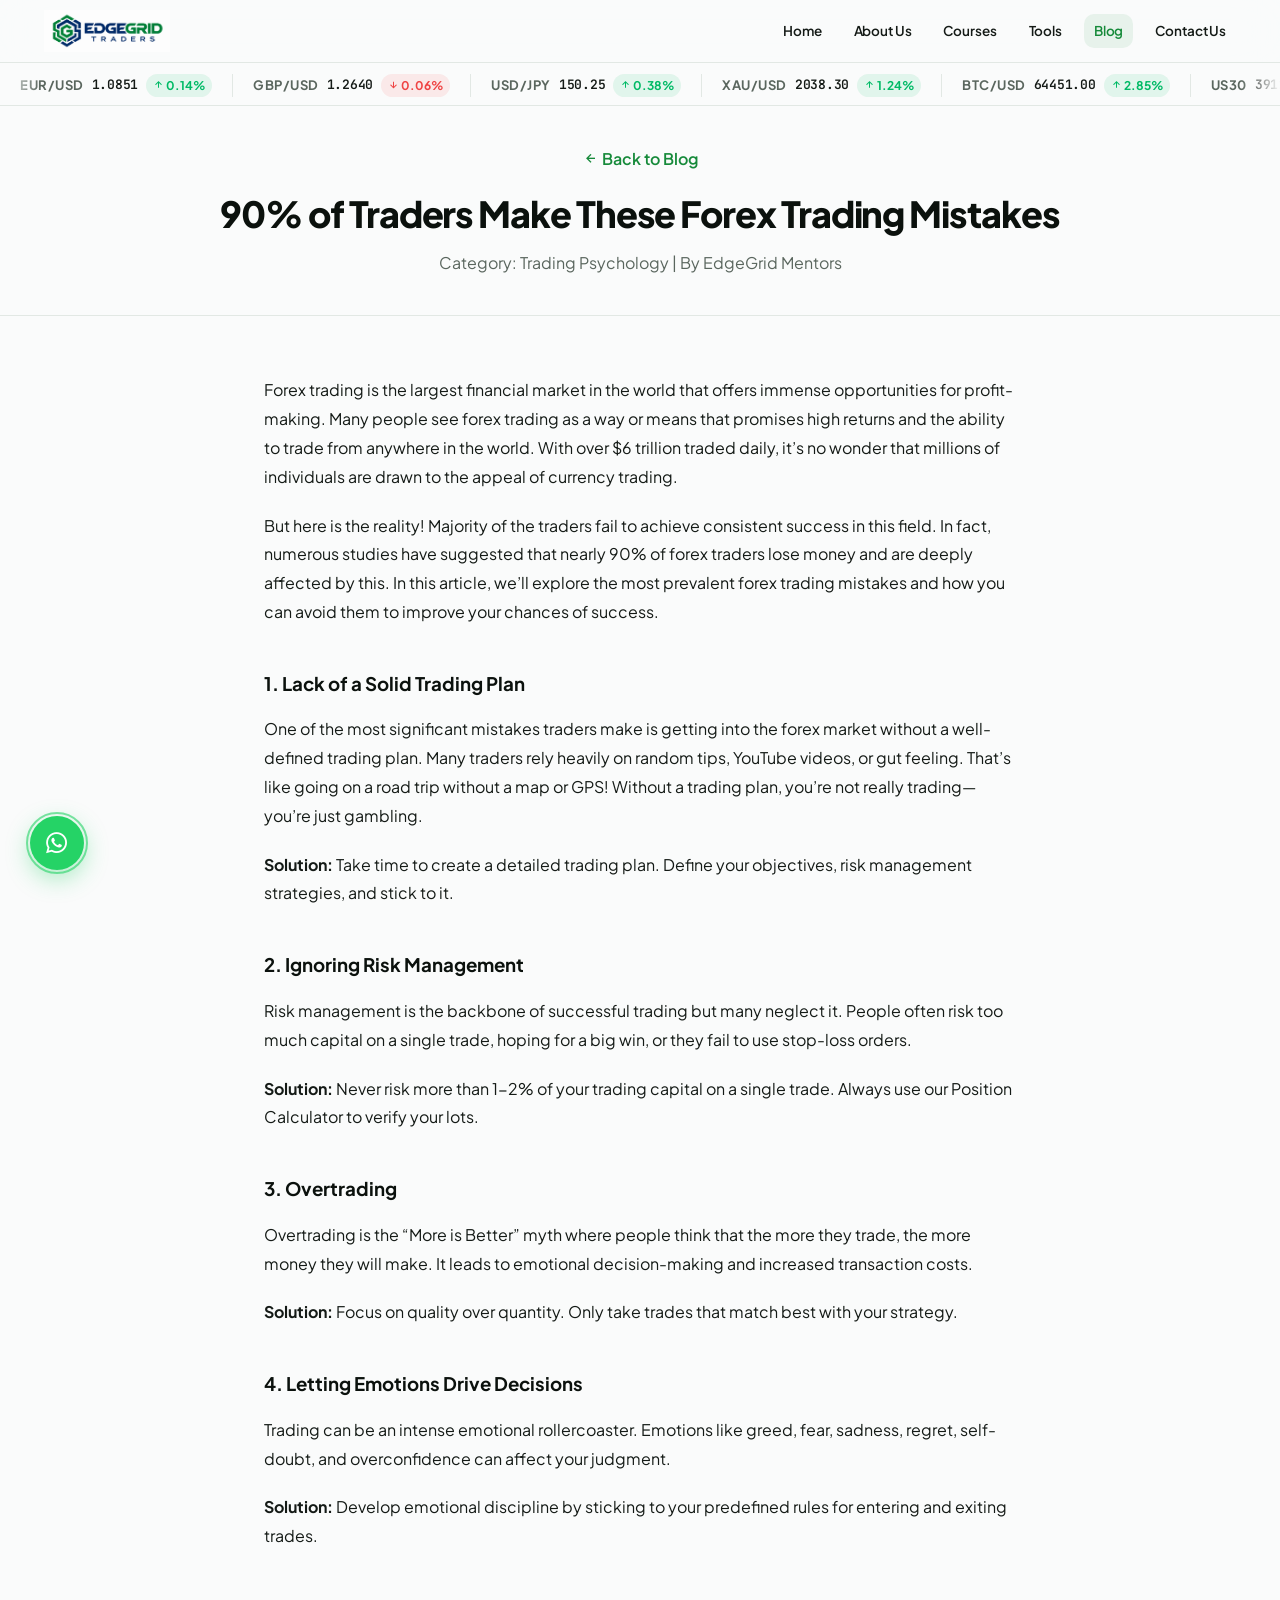
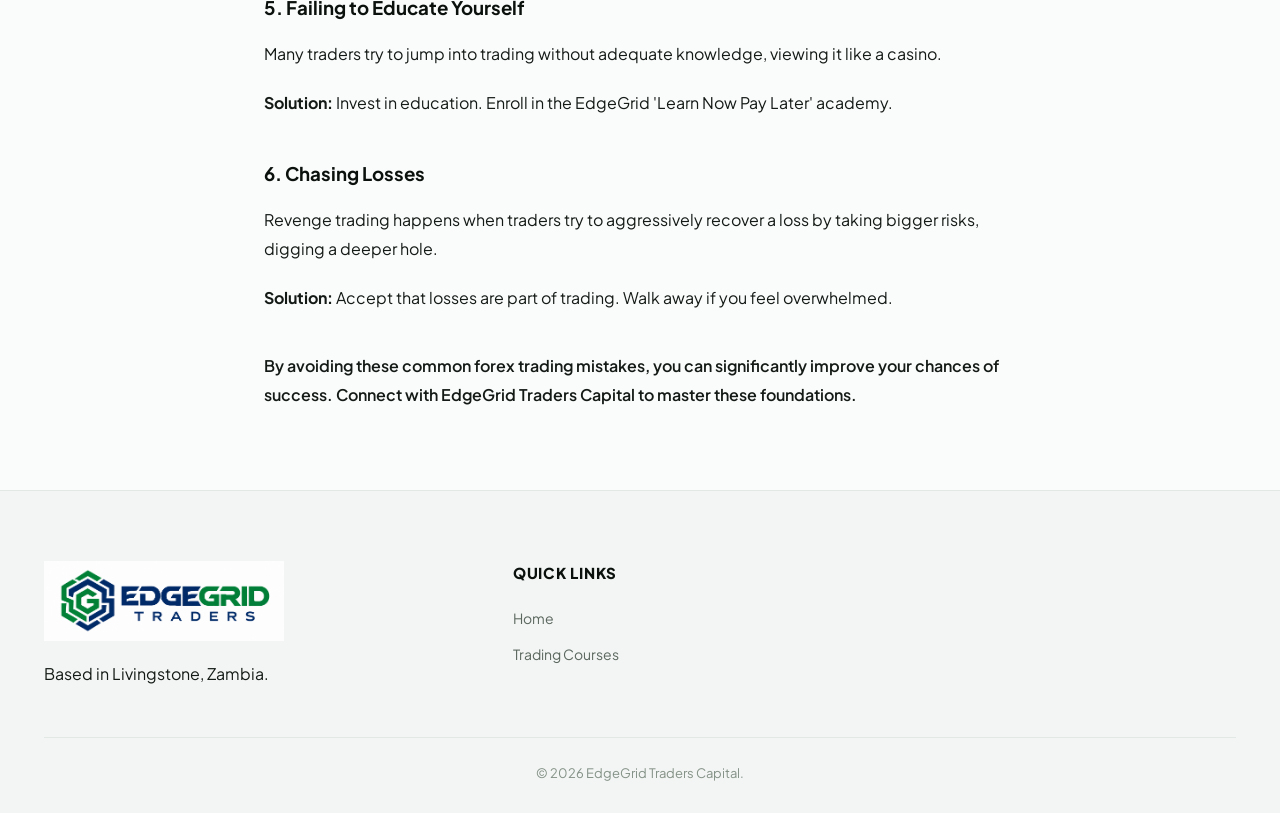
<file: blog-post-1.html>
<!DOCTYPE html>
<html lang="en">
<head>
    <meta charset="UTF-8">
    <meta name="viewport" content="width=device-width, initial-scale=1.0">
    <title>90% of Traders Make These Forex Trading Mistakes | EdgeGrid Traders Capital</title>
    <link rel="stylesheet" href="css/styles.css">
    <link href='https://unpkg.com/boxicons@2.1.4/css/boxicons.min.css' rel='stylesheet'>
</head>
<body>

    <!-- Navigation -->
    <nav class="navbar">
        <div class="container" style="display: flex; justify-content: space-between; align-items: center;">
            <a href="index.html" class="logo">
                <img src="pictures/logo.png" alt="EdgeGrid Traders Capital Logo">
            </a>
            <ul class="nav-links">
                <li><a href="index.html">Home</a></li>
                <li><a href="about.html">About Us</a></li>
                <li><a href="courses.html">Courses</a></li>
                <li><a href="tools.html">Tools</a></li>
                <li><a href="blog.html" class="active">Blog</a></li>
                <li><a href="contact.html">Contact Us</a></li>
            </ul>
        </div>
    </nav>

    <div class="page-header" style="padding: 40px 0; background: var(--bg-main); border-bottom: 1px solid var(--border-color);">
        <div class="container">
            <a href="blog.html" style="color: var(--primary-color); font-weight: 600; display: inline-block; margin-bottom: 20px;"><i class='bx bx-left-arrow-alt'></i> Back to Blog</a>
            <h1 style="color: var(--secondary-color); font-size: 36px; line-height: 1.2;">90% of Traders Make These Forex Trading Mistakes</h1>
            <p style="color: var(--text-light); margin-top: 15px;">Category: Trading Psychology | By EdgeGrid Mentors</p>
        </div>
    </div>

    <section style="padding: 60px 0; background: var(--bg-main);">
        <div class="container" style="max-width: 800px; color: var(--text-main); line-height: 1.8;">
            <p style="margin-bottom: 20px;">Forex trading is the largest financial market in the world that offers immense opportunities for profit-making. Many people see forex trading as a way or means that promises high returns and the ability to trade from anywhere in the world. With over $6 trillion traded daily, it’s no wonder that millions of individuals are drawn to the appeal of currency trading.</p>
            <p style="margin-bottom: 30px;">But here is the reality! Majority of the traders fail to achieve consistent success in this field. In fact, numerous studies have suggested that nearly 90% of forex traders lose money and are deeply affected by this. In this article, we’ll explore the most prevalent forex trading mistakes and how you can avoid them to improve your chances of success.</p>

            <h3 style="color: var(--secondary-color); margin-top: 40px; margin-bottom: 15px;">1. Lack of a Solid Trading Plan</h3>
            <p style="margin-bottom: 20px;">One of the most significant mistakes traders make is getting into the forex market without a well-defined trading plan. Many traders rely heavily on random tips, YouTube videos, or gut feeling. That’s like going on a road trip without a map or GPS! Without a trading plan, you’re not really trading—you’re just gambling.</p>
            <p style="margin-bottom: 30px;"><strong>Solution:</strong> Take time to create a detailed trading plan. Define your objectives, risk management strategies, and stick to it.</p>

            <h3 style="color: var(--secondary-color); margin-top: 40px; margin-bottom: 15px;">2. Ignoring Risk Management</h3>
            <p style="margin-bottom: 20px;">Risk management is the backbone of successful trading but many neglect it. People often risk too much capital on a single trade, hoping for a big win, or they fail to use stop-loss orders.</p>
            <p style="margin-bottom: 30px;"><strong>Solution:</strong> Never risk more than 1-2% of your trading capital on a single trade. Always use our Position Calculator to verify your lots.</p>

            <h3 style="color: var(--secondary-color); margin-top: 40px; margin-bottom: 15px;">3. Overtrading</h3>
            <p style="margin-bottom: 20px;">Overtrading is the “More is Better” myth where people think that the more they trade, the more money they will make. It leads to emotional decision-making and increased transaction costs.</p>
            <p style="margin-bottom: 30px;"><strong>Solution:</strong> Focus on quality over quantity. Only take trades that match best with your strategy.</p>

            <h3 style="color: var(--secondary-color); margin-top: 40px; margin-bottom: 15px;">4. Letting Emotions Drive Decisions</h3>
            <p style="margin-bottom: 20px;">Trading can be an intense emotional rollercoaster. Emotions like greed, fear, sadness, regret, self-doubt, and overconfidence can affect your judgment.</p>
            <p style="margin-bottom: 30px;"><strong>Solution:</strong> Develop emotional discipline by sticking to your predefined rules for entering and exiting trades.</p>

            <h3 style="color: var(--secondary-color); margin-top: 40px; margin-bottom: 15px;">5. Failing to Educate Yourself</h3>
            <p style="margin-bottom: 20px;">Many traders try to jump into trading without adequate knowledge, viewing it like a casino.</p>
            <p style="margin-bottom: 30px;"><strong>Solution:</strong> Invest in education. Enroll in the EdgeGrid 'Learn Now Pay Later' academy.</p>

            <h3 style="color: var(--secondary-color); margin-top: 40px; margin-bottom: 15px;">6. Chasing Losses</h3>
            <p style="margin-bottom: 20px;">Revenge trading happens when traders try to aggressively recover a loss by taking bigger risks, digging a deeper hole.</p>
            <p style="margin-bottom: 30px;"><strong>Solution:</strong> Accept that losses are part of trading. Walk away if you feel overwhelmed.</p>

            <!-- Snipped some sections for conciseness -->
            <p style="margin-top: 40px; margin-bottom: 20px; font-weight: 600;">By avoiding these common forex trading mistakes, you can significantly improve your chances of success. Connect with EdgeGrid Traders Capital to master these foundations.</p>
        </div>
    </section>

    <!-- Footer -->
    <footer>
        <div class="container">
            <div class="footer-grid">
                <div class="footer-col">
                    <img src="pictures/logo.png" alt="EdgeGrid Traders Logo" style="height: 80px; margin-bottom: 20px;">
                    <p>Based in Livingstone, Zambia.</p>
                </div>
                <div class="footer-col">
                    <h4>Quick Links</h4>
                    <ul>
                        <li><a href="index.html">Home</a></li>
                        <li><a href="courses.html">Trading Courses</a></li>
                    </ul>
                </div>
            </div>
            <div class="footer-bottom">
                &copy; <span id="year"></span> EdgeGrid Traders Capital.
            </div>
        </div>
    </footer>
    <script src="js/main.js"></script>

    <!-- Mobile Bottom Navigation -->
    <div class="mobile-bottom-nav">
        <a href="index.html" class="active">
            <i class='bx bxs-home'></i>
            Home
        </a>
        <a href="courses.html">
            <i class='bx bx-book-open'></i>
            Courses
        </a>
        <a href="tools.html">
            <i class='bx bx-calculator'></i>
            Tools
        </a>
        <a href="about.html">
            <i class='bx bx-user'></i>
            Profile
        </a>
    </div>

    <!-- WhatsApp Floating Button & Popup -->
    <div class="whatsapp-container">
        <div id="waPopup" class="wa-popup">
            <div class="wa-header">
                <div style="display: flex; align-items: center; gap: 10px;">
                    <i class='bx bxl-whatsapp' style="font-size: 24px;"></i>
                    <h4 style="margin: 0; font-size: 15px;">EdgeGrid Support</h4>
                </div>
                <i class='bx bx-x' style="font-size: 20px; cursor: pointer;" onclick="toggleWAPopup()"></i>
            </div>
            <div class="wa-body">
                <div class="wa-message-received">
                    Welcome to EdgeGrid Team Support, how may we help you today?
                </div>
            </div>
            <div class="wa-footer">
                <input type="text" id="waMessageInput" placeholder="Type a message..." onkeypress="if(event.key === 'Enter') sendWAMessage()">
                <button onclick="sendWAMessage()"><i class='bx bxs-send'></i></button>
            </div>
        </div>
        <div class="whatsapp-float" onclick="toggleWAPopup()">
            <div class="wa-waves"></div>
            <i class='bx bxl-whatsapp'></i>
        </div>
    </div>

    <script src="js/main.js"></script>
    <script>
        function toggleWAPopup() {
            const popup = document.getElementById('waPopup');
            popup.classList.toggle('active');
            if (popup.classList.contains('active')) {
                document.getElementById('waMessageInput').focus();
            }
        }
        function sendWAMessage() {
            const input = document.getElementById('waMessageInput');
            const message = input.value.trim();
            if (message) {
                navigator.clipboard.writeText(message).catch(err => console.log('Clipboard err:', err)).finally(() => {
                    const encodedMsg = encodeURIComponent(message);
                    window.open(`https://wa.me/260973493949?text=${encodedMsg}`, '_blank');
                    input.value = '';
                    toggleWAPopup();
                });
            }
        }
    </script>
</body>

</html>
</file>
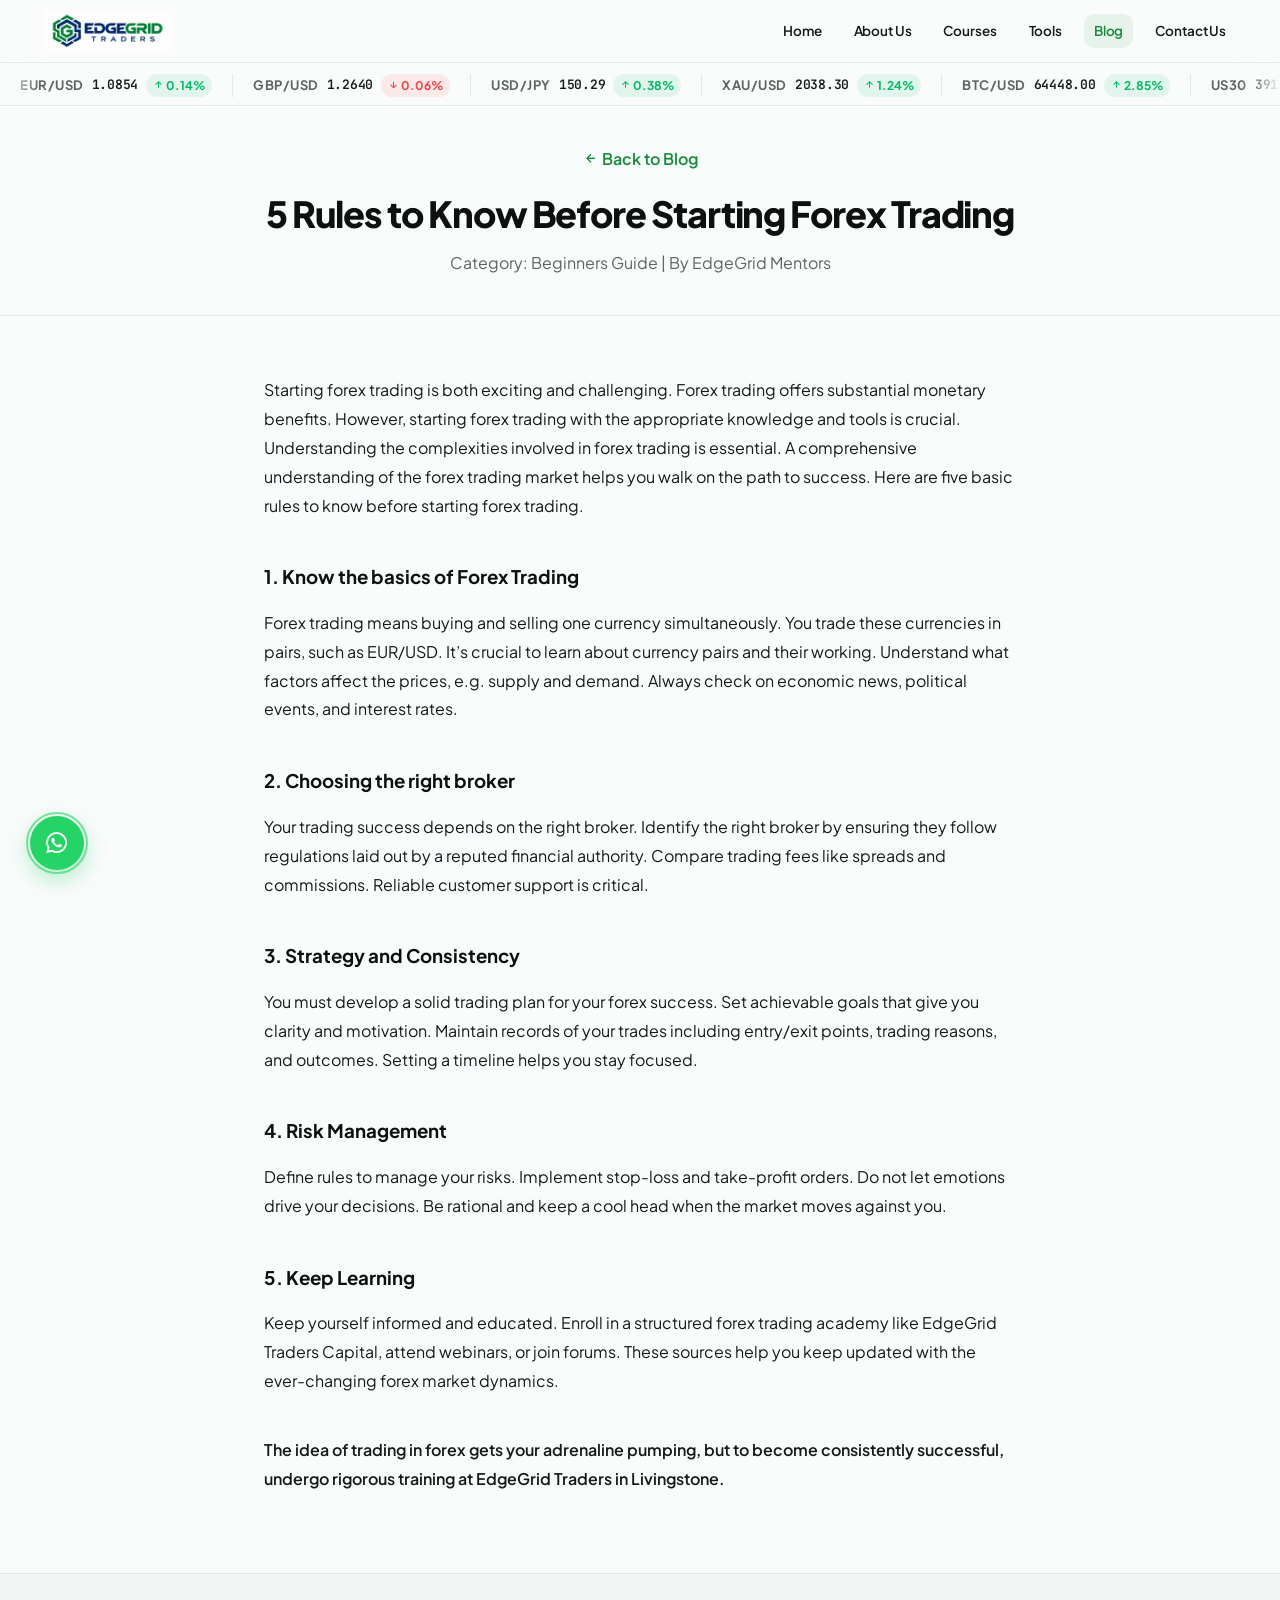
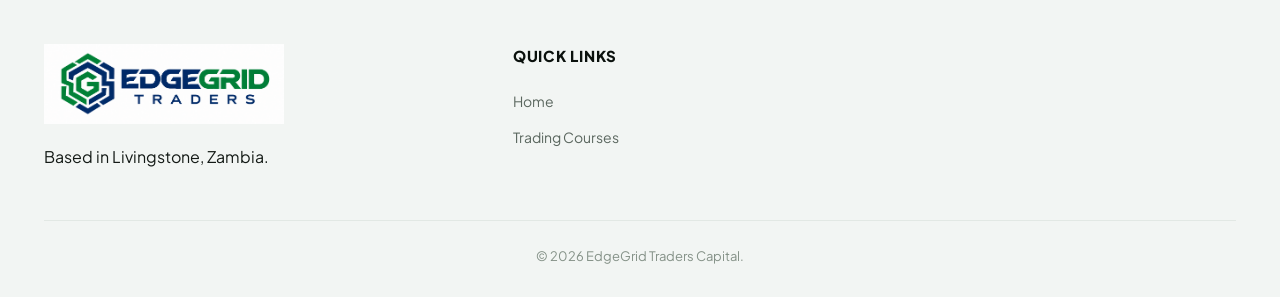
<file: blog-post-2.html>
<!DOCTYPE html>
<html lang="en">
<head>
    <meta charset="UTF-8">
    <meta name="viewport" content="width=device-width, initial-scale=1.0">
    <title>5 Rules to Know Before Starting Forex Trading | EdgeGrid Traders Capital</title>
    <link rel="stylesheet" href="css/styles.css">
    <link href='https://unpkg.com/boxicons@2.1.4/css/boxicons.min.css' rel='stylesheet'>
</head>
<body>

    <!-- Navigation -->
    <nav class="navbar">
        <div class="container" style="display: flex; justify-content: space-between; align-items: center;">
            <a href="index.html" class="logo">
                <img src="pictures/logo.png" alt="EdgeGrid Traders Capital Logo">
            </a>
            <ul class="nav-links">
                <li><a href="index.html">Home</a></li>
                <li><a href="about.html">About Us</a></li>
                <li><a href="courses.html">Courses</a></li>
                <li><a href="tools.html">Tools</a></li>
                <li><a href="blog.html" class="active">Blog</a></li>
                <li><a href="contact.html">Contact Us</a></li>
            </ul>
        </div>
    </nav>

    <div class="page-header" style="padding: 40px 0; background: var(--bg-main); border-bottom: 1px solid var(--border-color);">
        <div class="container">
            <a href="blog.html" style="color: var(--primary-color); font-weight: 600; display: inline-block; margin-bottom: 20px;"><i class='bx bx-left-arrow-alt'></i> Back to Blog</a>
            <h1 style="color: var(--secondary-color); font-size: 36px; line-height: 1.2;">5 Rules to Know Before Starting Forex Trading</h1>
            <p style="color: var(--text-light); margin-top: 15px;">Category: Beginners Guide | By EdgeGrid Mentors</p>
        </div>
    </div>

    <section style="padding: 60px 0; background: var(--bg-main);">
        <div class="container" style="max-width: 800px; color: var(--text-main); line-height: 1.8;">
            <p style="margin-bottom: 20px;">Starting forex trading is both exciting and challenging. Forex trading offers substantial monetary benefits. However, starting forex trading with the appropriate knowledge and tools is crucial. Understanding the complexities involved in forex trading is essential. A comprehensive understanding of the forex trading market helps you walk on the path to success. Here are five basic rules to know before starting forex trading.</p>

            <h3 style="color: var(--secondary-color); margin-top: 40px; margin-bottom: 15px;">1. Know the basics of Forex Trading</h3>
            <p style="margin-bottom: 20px;">Forex trading means buying and selling one currency simultaneously. You trade these currencies in pairs, such as EUR/USD. It’s crucial to learn about currency pairs and their working. Understand what factors affect the prices, e.g. supply and demand. Always check on economic news, political events, and interest rates.</p>

            <h3 style="color: var(--secondary-color); margin-top: 40px; margin-bottom: 15px;">2. Choosing the right broker</h3>
            <p style="margin-bottom: 20px;">Your trading success depends on the right broker. Identify the right broker by ensuring they follow regulations laid out by a reputed financial authority. Compare trading fees like spreads and commissions. Reliable customer support is critical.</p>

            <h3 style="color: var(--secondary-color); margin-top: 40px; margin-bottom: 15px;">3. Strategy and Consistency</h3>
            <p style="margin-bottom: 20px;">You must develop a solid trading plan for your forex success. Set achievable goals that give you clarity and motivation. Maintain records of your trades including entry/exit points, trading reasons, and outcomes. Setting a timeline helps you stay focused.</p>

            <h3 style="color: var(--secondary-color); margin-top: 40px; margin-bottom: 15px;">4. Risk Management</h3>
            <p style="margin-bottom: 20px;">Define rules to manage your risks. Implement stop-loss and take-profit orders. Do not let emotions drive your decisions. Be rational and keep a cool head when the market moves against you.</p>

            <h3 style="color: var(--secondary-color); margin-top: 40px; margin-bottom: 15px;">5. Keep Learning</h3>
            <p style="margin-bottom: 20px;">Keep yourself informed and educated. Enroll in a structured forex trading academy like EdgeGrid Traders Capital, attend webinars, or join forums. These sources help you keep updated with the ever-changing forex market dynamics.</p>
            
            <p style="margin-top: 40px; margin-bottom: 20px; font-weight: 600;">The idea of trading in forex gets your adrenaline pumping, but to become consistently successful, undergo rigorous training at EdgeGrid Traders in Livingstone.</p>
        </div>
    </section>

    <!-- Footer -->
    <footer>
        <div class="container">
            <div class="footer-grid">
                <div class="footer-col">
                    <img src="pictures/logo.png" alt="EdgeGrid Traders Logo" style="height: 80px; margin-bottom: 20px;">
                    <p>Based in Livingstone, Zambia.</p>
                </div>
                <div class="footer-col">
                    <h4>Quick Links</h4>
                    <ul>
                        <li><a href="index.html">Home</a></li>
                        <li><a href="courses.html">Trading Courses</a></li>
                    </ul>
                </div>
            </div>
            <div class="footer-bottom">
                &copy; <span id="year"></span> EdgeGrid Traders Capital.
            </div>
        </div>
    </footer>
    <script src="js/main.js"></script>

    <!-- Mobile Bottom Navigation -->
    <div class="mobile-bottom-nav">
        <a href="index.html" class="active">
            <i class='bx bxs-home'></i>
            Home
        </a>
        <a href="courses.html">
            <i class='bx bx-book-open'></i>
            Courses
        </a>
        <a href="tools.html">
            <i class='bx bx-calculator'></i>
            Tools
        </a>
        <a href="about.html">
            <i class='bx bx-user'></i>
            Profile
        </a>
    </div>

    <!-- WhatsApp Floating Button & Popup -->
    <div class="whatsapp-container">
        <div id="waPopup" class="wa-popup">
            <div class="wa-header">
                <div style="display: flex; align-items: center; gap: 10px;">
                    <i class='bx bxl-whatsapp' style="font-size: 24px;"></i>
                    <h4 style="margin: 0; font-size: 15px;">EdgeGrid Support</h4>
                </div>
                <i class='bx bx-x' style="font-size: 20px; cursor: pointer;" onclick="toggleWAPopup()"></i>
            </div>
            <div class="wa-body">
                <div class="wa-message-received">
                    Welcome to EdgeGrid Team Support, how may we help you today?
                </div>
            </div>
            <div class="wa-footer">
                <input type="text" id="waMessageInput" placeholder="Type a message..." onkeypress="if(event.key === 'Enter') sendWAMessage()">
                <button onclick="sendWAMessage()"><i class='bx bxs-send'></i></button>
            </div>
        </div>
        <div class="whatsapp-float" onclick="toggleWAPopup()">
            <div class="wa-waves"></div>
            <i class='bx bxl-whatsapp'></i>
        </div>
    </div>

    <script src="js/main.js"></script>
    <script>
        function toggleWAPopup() {
            const popup = document.getElementById('waPopup');
            popup.classList.toggle('active');
            if (popup.classList.contains('active')) {
                document.getElementById('waMessageInput').focus();
            }
        }
        function sendWAMessage() {
            const input = document.getElementById('waMessageInput');
            const message = input.value.trim();
            if (message) {
                navigator.clipboard.writeText(message).catch(err => console.log('Clipboard err:', err)).finally(() => {
                    const encodedMsg = encodeURIComponent(message);
                    window.open(`https://wa.me/260973493949?text=${encodedMsg}`, '_blank');
                    input.value = '';
                    toggleWAPopup();
                });
            }
        }
    </script>
</body>

</html>
</file>
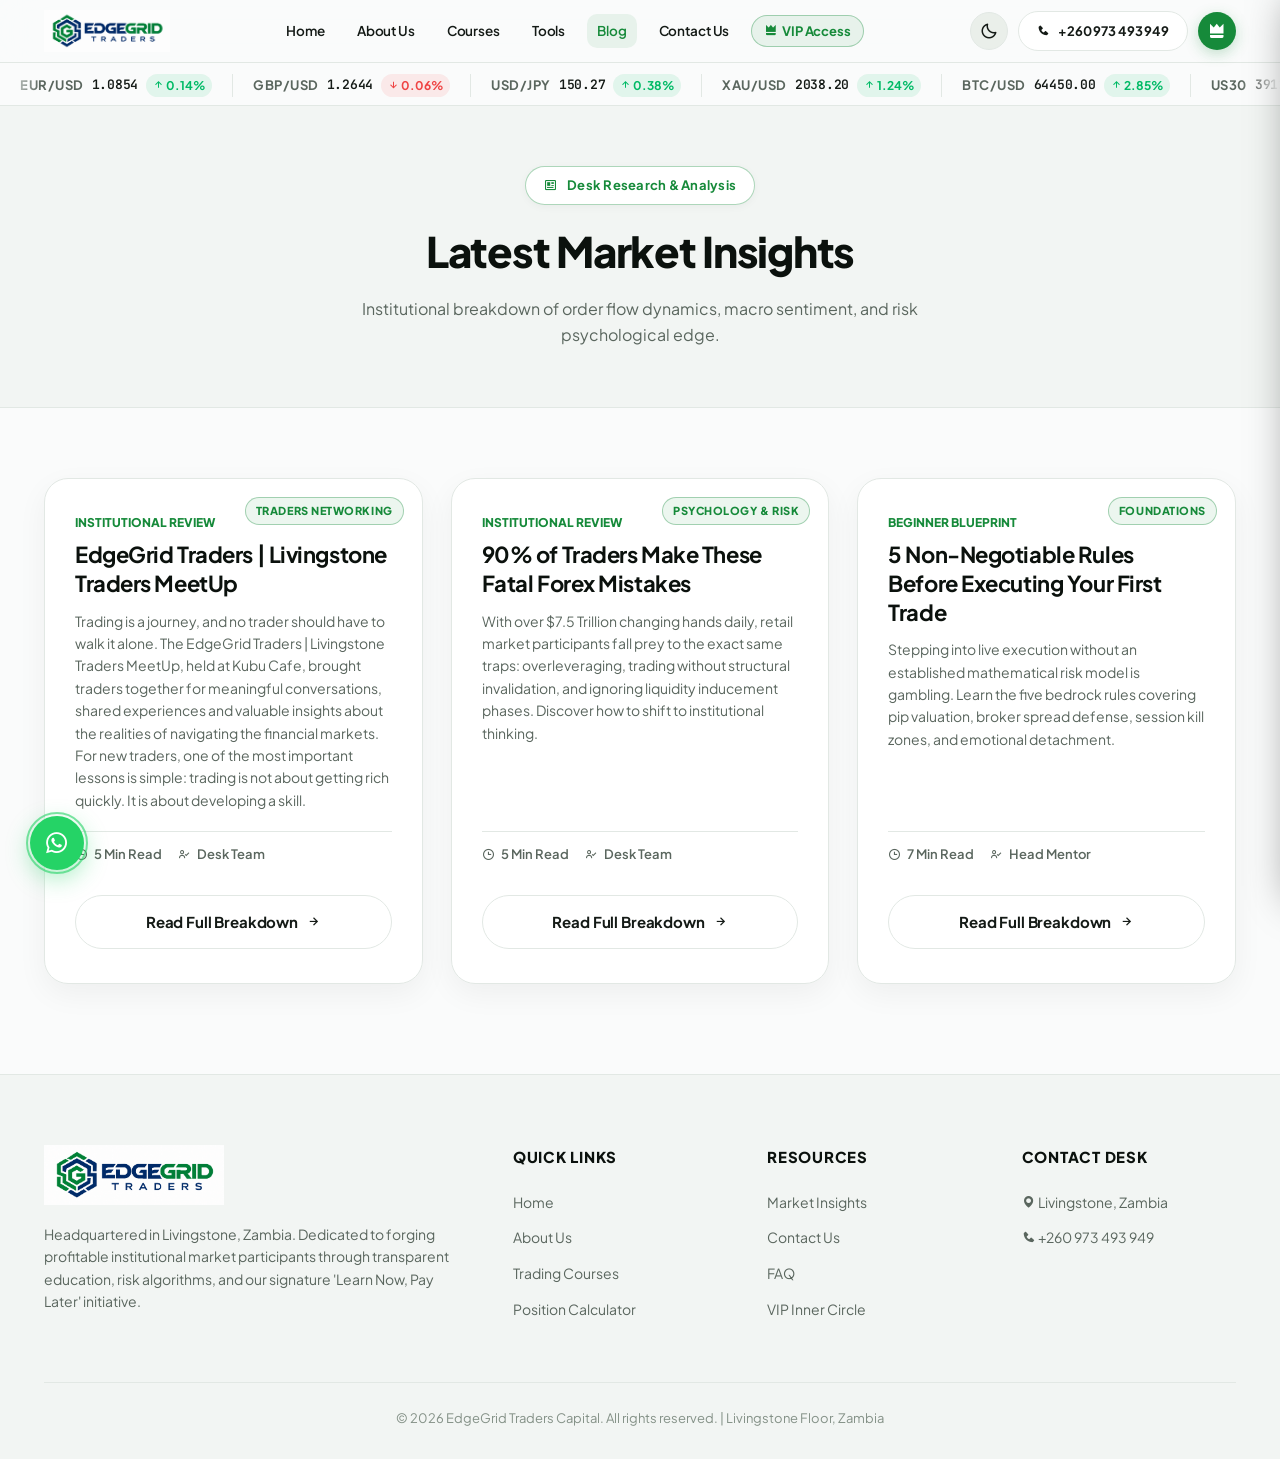
<file: blog.html>
<!DOCTYPE html>
<html lang="en" data-theme="light">

<head>
    <meta charset="UTF-8">
    <meta name="viewport"
        content="width=device-width, initial-scale=1.0, maximum-scale=1.0, user-scalable=no, viewport-fit=cover">
    <meta name="theme-color" content="#ffffff">
    <meta name="apple-mobile-web-app-capable" content="yes">
    <title>Market Insights & Research | EdgeGrid Traders Capital</title>
    <link rel="stylesheet" href="css/styles.css">
    <link href='https://unpkg.com/boxicons@2.1.4/css/boxicons.min.css' rel='stylesheet'>
</head>

<body>

    <!-- App Shell Navbar -->
    <nav class="navbar">
        <div class="container">
            <a href="index.html" class="logo">
                <img src="pictures/logo.png" alt="EdgeGrid Traders Capital Logo">
            </a>

            <div class="nav-market-status hide-mobile">
                <span class="pulse-dot"></span> Institutional Insights
            </div>

            <ul class="nav-links">
                <li><a href="index.html">Home</a></li>
                <li><a href="about.html">About Us</a></li>
                <li><a href="courses.html">Courses</a></li>
                <li><a href="tools.html">Tools</a></li>
                <li><a href="blog.html" class="active">Blog</a></li>
                <li><a href="contact.html">Contact Us</a></li>
                <li><a href="VIPmembers.html" class="nav-vip-link"><i class='bx bxs-crown'></i> VIP Access</a></li>
            </ul>

            <div class="nav-right-actions">
                <div id="themeToggle" class="theme-toggle" title="Toggle Theme">
                    <i class='bx bx-moon'></i>
                </div>
                <div class="cta-contact">
                    <a href="tel:+260973493949" class="btn btn-outline" style="padding: 9px 18px; font-size: 13px;">
                        <i class='bx bxs-phone'></i> <span class="hide-mobile">+260 973 493 949</span>
                    </a>
                </div>
                <a href="VIPmembers.html" class="vip-top-btn" title="VIP Access">
                    <i class='bx bxs-crown'></i>
                </a>
                <button class="mobile-menu-trigger" aria-label="Open Navigation Menu">
                    <i class='bx bx-menu-alt-right'></i>
                </button>
            </div>
        </div>
    </nav>

    <!-- Page Header -->
    <div class="page-header">
        <div class="container">
            <div class="hero-badge" style="margin-bottom: 12px;">
                <i class='bx bx-news'></i> Desk Research & Analysis
            </div>
            <h1>Latest Market Insights</h1>
            <p>Institutional breakdown of order flow dynamics, macro sentiment, and risk psychological edge.</p>
        </div>
    </div>

    <!-- Blog Grid Section -->
    <section style="padding: 70px 0 90px 0; background: var(--bg-main);">
        <div class="container">
            <div class="course-grid">

                <!-- Blog Article 3 -->
                <div class="card" style="display: flex; flex-direction: column;">
                    <div class="card-badge-top">Traders Networking</div>
                    <div
                        style="font-size: 12px; color: var(--primary-color); font-weight: 800; margin-bottom: 8px; text-transform: uppercase;">
                        Institutional Review
                    </div>
                    <h3 style="font-size: 22px; line-height: 1.3; margin-bottom: 12px;">
                        EdgeGrid Traders | Livingstone Traders MeetUp
                    </h3>
                    <p style="flex-grow: 1; margin-bottom: 20px;">
                        Trading is a journey, and no trader should have to walk it alone.

                        The EdgeGrid Traders | Livingstone Traders MeetUp, held at Kubu Cafe, brought traders together
                        for meaningful conversations, shared experiences and valuable insights about the realities of
                        navigating the financial markets.

                        For new traders, one of the most important lessons is simple: trading is not about getting rich
                        quickly. It is about developing a skill.
                    </p>
                    <div class="card-meta">
                        <span><i class='bx bx-time'></i> 5 Min Read</span>
                        <span><i class='bx bx-user-check'></i> Desk Team</span>
                    </div>
                    <a href="blog-post-3.html" class="btn btn-outline" style="width: 100%;">
                        Read Full Breakdown <i class='bx bx-right-arrow-alt'></i>
                    </a>
                </div>

                <!-- Blog Article 2 -->
                <div class="card" style="display: flex; flex-direction: column;">
                    <div class="card-badge-top">Psychology & Risk</div>
                    <div
                        style="font-size: 12px; color: var(--primary-color); font-weight: 800; margin-bottom: 8px; text-transform: uppercase;">
                        Institutional Review
                    </div>
                    <h3 style="font-size: 22px; line-height: 1.3; margin-bottom: 12px;">
                        90% of Traders Make These Fatal Forex Mistakes
                    </h3>
                    <p style="flex-grow: 1; margin-bottom: 20px;">
                        With over $7.5 Trillion changing hands daily, retail market participants fall prey to the exact
                        same traps: overleveraging, trading without structural invalidation, and ignoring liquidity
                        inducement phases. Discover how to shift to institutional thinking.
                    </p>
                    <div class="card-meta">
                        <span><i class='bx bx-time'></i> 5 Min Read</span>
                        <span><i class='bx bx-user-check'></i> Desk Team</span>
                    </div>
                    <a href="blog-post-1.html" class="btn btn-outline" style="width: 100%;">
                        Read Full Breakdown <i class='bx bx-right-arrow-alt'></i>
                    </a>
                </div>

                <!-- Blog Article 2 -->
                <div class="card" style="display: flex; flex-direction: column;">
                    <div class="card-badge-top">Foundations</div>
                    <div
                        style="font-size: 12px; color: var(--primary-color); font-weight: 800; margin-bottom: 8px; text-transform: uppercase;">
                        Beginner Blueprint
                    </div>
                    <h3 style="font-size: 22px; line-height: 1.3; margin-bottom: 12px;">
                        5 Non-Negotiable Rules Before Executing Your First Trade
                    </h3>
                    <p style="flex-grow: 1; margin-bottom: 20px;">
                        Stepping into live execution without an established mathematical risk model is gambling. Learn
                        the five bedrock rules covering pip valuation, broker spread defense, session kill zones, and
                        emotional detachment.
                    </p>
                    <div class="card-meta">
                        <span><i class='bx bx-time'></i> 7 Min Read</span>
                        <span><i class='bx bx-user-check'></i> Head Mentor</span>
                    </div>
                    <a href="blog-post-2.html" class="btn btn-outline" style="width: 100%;">
                        Read Full Breakdown <i class='bx bx-right-arrow-alt'></i>
                    </a>
                </div>

            </div>
        </div>
    </section>

    <!-- Footer -->
    <footer>
        <div class="container">
            <div class="footer-grid">
                <div class="footer-col">
                    <img src="pictures/logo.png" alt="EdgeGrid Traders Logo" style="height: 60px; margin-bottom: 18px;">
                    <p style="font-size: 14px; line-height: 1.6; color: var(--text-light); margin-bottom: 20px;">
                        Headquartered in Livingstone, Zambia. Dedicated to forging profitable institutional market
                        participants through transparent education, risk algorithms, and our signature 'Learn Now, Pay
                        Later' initiative.
                    </p>
                </div>
                <div class="footer-col">
                    <h4>Quick Links</h4>
                    <ul>
                        <li><a href="index.html">Home</a></li>
                        <li><a href="about.html">About Us</a></li>
                        <li><a href="courses.html">Trading Courses</a></li>
                        <li><a href="tools.html">Position Calculator</a></li>
                    </ul>
                </div>
                <div class="footer-col">
                    <h4>Resources</h4>
                    <ul>
                        <li><a href="blog.html">Market Insights</a></li>
                        <li><a href="contact.html">Contact Us</a></li>
                        <li><a href="faq.html">FAQ</a></li>
                        <li><a href="VIPmembers.html">VIP Inner Circle</a></li>
                    </ul>
                </div>
                <div class="footer-col">
                    <h4>Contact Desk</h4>
                    <ul>
                        <li><span style="color: var(--text-light); font-size: 14px;"><i class='bx bxs-map'></i>
                                Livingstone, Zambia</span></li>
                        <li><span style="color: var(--text-light); font-size: 14px;"><i class='bx bxs-phone'></i> +260
                                973 493 949</span></li>
                    </ul>
                </div>
            </div>
            <div class="footer-bottom">
                &copy; <span id="year"></span> EdgeGrid Traders Capital. All rights reserved. | Livingstone Floor,
                Zambia
            </div>
        </div>
    </footer>

    <!-- Mobile Slide-Out App Drawer -->
    <div class="drawer-overlay"></div>
    <div class="mobile-app-drawer">
        <div class="drawer-header">
            <div style="display: flex; align-items: center; gap: 10px;">
                <img src="pictures/logo.png" alt="EdgeGrid Logo" style="height: 36px;">
            </div>
            <div class="drawer-close"><i class='bx bx-x'></i></div>
        </div>
        <div style="padding: 16px 20px 0 20px;">
            <div
                style="background: var(--bg-gray); padding: 12px 14px; border-radius: 12px; display: flex; align-items: center; justify-content: space-between; border: 1px solid var(--border-color);">
                <div>
                    <div
                        style="font-size: 11px; font-weight: 700; color: var(--text-light); text-transform: uppercase;">
                        Trading Floor</div>
                    <div style="font-size: 13px; font-weight: 800; color: var(--secondary-color);">Livingstone HQ • Pro
                    </div>
                </div>
                <span class="nav-market-status" style="font-size: 10px; padding: 2px 8px;"><span
                        class="pulse-dot"></span> Live</span>
            </div>
        </div>
        <div class="drawer-menu-list">
            <a href="index.html" class="drawer-item">
                <div class="drawer-item-left"><i class='bx bxs-home-alt-2'></i> <span>Home</span></div>
                <i class='bx bx-chevron-right' style="color: var(--text-light); font-size: 16px;"></i>
            </a>
            <a href="courses.html#free-beginner-class" class="drawer-item"
                style="background: var(--primary-light); border: 1px solid var(--border-glow); border-radius: 12px; margin: 4px 0;">
                <div class="drawer-item-left"><i class='bx bxs-gift' style="color: var(--primary-color);"></i> <span
                        style="color: var(--primary-color); font-weight: 700;">Free Beginner Class</span></div>
                <span
                    style="font-size: 10px; font-weight: 800; background: var(--primary-color); color: #fff; padding: 2px 8px; border-radius: 9999px;">FREE
                    (3 Modules)</span>
            </a>
            <a href="courses.html" class="drawer-item">
                <div class="drawer-item-left"><i class='bx bxs-graduation'></i> <span>Courses & Programs</span></div>
                <span
                    style="font-size: 10px; font-weight: 800; background: var(--primary-light); color: var(--primary-color); padding: 2px 6px; border-radius: 9999px;">3
                    Active</span>
            </a>
            <a href="tools.html" class="drawer-item">
                <div class="drawer-item-left"><i class='bx bxs-calculator'></i> <span>Position Calculator</span></div>
                <i class='bx bx-chevron-right' style="color: var(--text-light); font-size: 16px;"></i>
            </a>
            <a href="VIPmembers.html" class="drawer-item" style="color: var(--primary-color); font-weight: 700;">
                <div class="drawer-item-left"><i class='bx bxs-crown'></i> <span>VIP Inner Circle</span></div>
                <span
                    style="font-size: 10px; font-weight: 800; background: var(--primary-color); color: #fff; padding: 2px 6px; border-radius: 9999px;">PRO</span>
            </a>
            <a href="about.html" class="drawer-item">
                <div class="drawer-item-left"><i class='bx bxs-info-circle'></i> <span>About Us</span></div>
                <i class='bx bx-chevron-right' style="color: var(--text-light); font-size: 16px;"></i>
            </a>
            <a href="blog.html" class="drawer-item active">
                <div class="drawer-item-left"><i class='bx bxs-news'></i> <span>Market Blog</span></div>
                <i class='bx bx-chevron-right' style="color: var(--text-light); font-size: 16px;"></i>
            </a>
            <a href="faq.html" class="drawer-item">
                <div class="drawer-item-left"><i class='bx bxs-help-circle'></i> <span>FAQ</span></div>
                <i class='bx bx-chevron-right' style="color: var(--text-light); font-size: 16px;"></i>
            </a>
            <a href="contact.html" class="drawer-item">
                <div class="drawer-item-left"><i class='bx bxs-envelope'></i> <span>Contact Desk</span></div>
                <i class='bx bx-chevron-right' style="color: var(--text-light); font-size: 16px;"></i>
            </a>
        </div>
        <div class="drawer-footer">
            <button onclick="openEnrollModal(); closeMobileDrawer();" class="btn btn-primary"
                style="width: 100%; margin-bottom: 12px; font-size: 14px;">
                <i class='bx bx-edit'></i> Enroll Today
            </button>
            <a href="tel:+260973493949" class="btn btn-outline" style="width: 100%; font-size: 14px; display: flex;">
                <i class='bx bxs-phone'></i> Call Trading Desk
            </a>
        </div>
    </div>

    <!-- Mobile Bottom Navigation (Native App Feel) -->
    <div class="mobile-bottom-nav">
        <a href="index.html">
            <i class='bx bxs-home-alt-2'></i>
            <span>Home</span>
        </a>
        <a href="courses.html">
            <i class='bx bxs-graduation'></i>
            <span>Courses</span>
        </a>
        <a href="tools.html">
            <i class='bx bxs-calculator'></i>
            <span>Tools</span>
        </a>
        <a href="VIPmembers.html" class="vip-nav-tab">
            <i class='bx bxs-crown'></i>
            <span>VIP</span>
        </a>
        <a href="contact.html">
            <i class='bx bxs-chat'></i>
            <span>Contact</span>
        </a>
    </div>

    <!-- WhatsApp Floating Concierge -->
    <div class="whatsapp-container">
        <div id="waPopup" class="wa-popup">
            <div class="wa-header">
                <div style="display: flex; align-items: center; gap: 8px;">
                    <i class='bx bxl-whatsapp' style="font-size: 22px;"></i>
                    <h4 style="margin: 0; font-size: 14px;">EdgeGrid Concierge</h4>
                </div>
                <i class='bx bx-x' style="font-size: 20px; cursor: pointer;" onclick="toggleWAPopup()"></i>
            </div>
            <div class="wa-body">
                <div class="wa-message-received">
                    Welcome to EdgeGrid Traders Capital. How may our floor analysts assist you today?
                </div>
            </div>
            <div class="wa-footer">
                <input type="text" id="waMessageInput" placeholder="Type a message..."
                    onkeypress="if(event.key === 'Enter') sendWAMessage()">
                <button onclick="sendWAMessage()" aria-label="Send WhatsApp message"><i
                        class='bx bxs-send'></i></button>
            </div>
        </div>
        <div class="whatsapp-float" onclick="toggleWAPopup()" title="Chat on WhatsApp">
            <div class="wa-waves"></div>
            <i class='bx bxl-whatsapp'></i>
        </div>
    </div>

    <!-- Enrollment Bottom Sheet Modal -->
    <div id="enrollModal" class="enroll-modal">
        <div class="enroll-modal-content">
            <div class="enroll-modal-header">
                <h3>Start Your Trading Journey</h3>
                <i class='bx bx-x' onclick="closeEnrollModal()"></i>
            </div>
            <div class="enroll-modal-body">
                <div class="form-group">
                    <label>Full Name</label>
                    <input type="text" id="enrolName" placeholder="e.g. Kalungwe Mwenshi">
                </div>
                <div class="form-group">
                    <label>Country / City</label>
                    <input type="text" id="enrolCountry" placeholder="e.g. Zambia, Livingstone">
                </div>
                <div class="form-group">
                    <label>Trading Experience</label>
                    <select id="enrolExperience">
                        <option value="Complete Beginner">Complete Beginner</option>
                        <option value="Less than 1 year">Less than 1 year</option>
                        <option value="1-3 years">1-3 years</option>
                        <option value="3+ years (Funded Seeker)">3+ years (Funded Seeker)</option>
                    </select>
                </div>
                <div class="form-group">
                    <label>Preferred Learning Track</label>
                    <select id="enrolFunds">
                        <option value="Learn Now, Pay Later Program">Learn Now, Pay Later Program</option>
                        <option value="Elite 30-Day Training ($75)">Elite 30-Day Training ($75)</option>
                        <option value="1-on-1 Mentorship ($179)">1-on-1 Mentorship ($179)</option>
                        <option value="Advanced TFL ($349)">Advanced TFL ($349)</option>
                        <option value="VIP CAP Mastery">VIP CAP Mastery</option>
                    </select>
                </div>
                <button class="btn btn-primary" style="width: 100%; margin-top: 10px;" onclick="submitEnrollment()">
                    Submit Application <i class='bx bx-paper-plane'></i>
                </button>
            </div>
        </div>
    </div>

    <script src="js/main.js"></script>
</body>

</html>
</file>
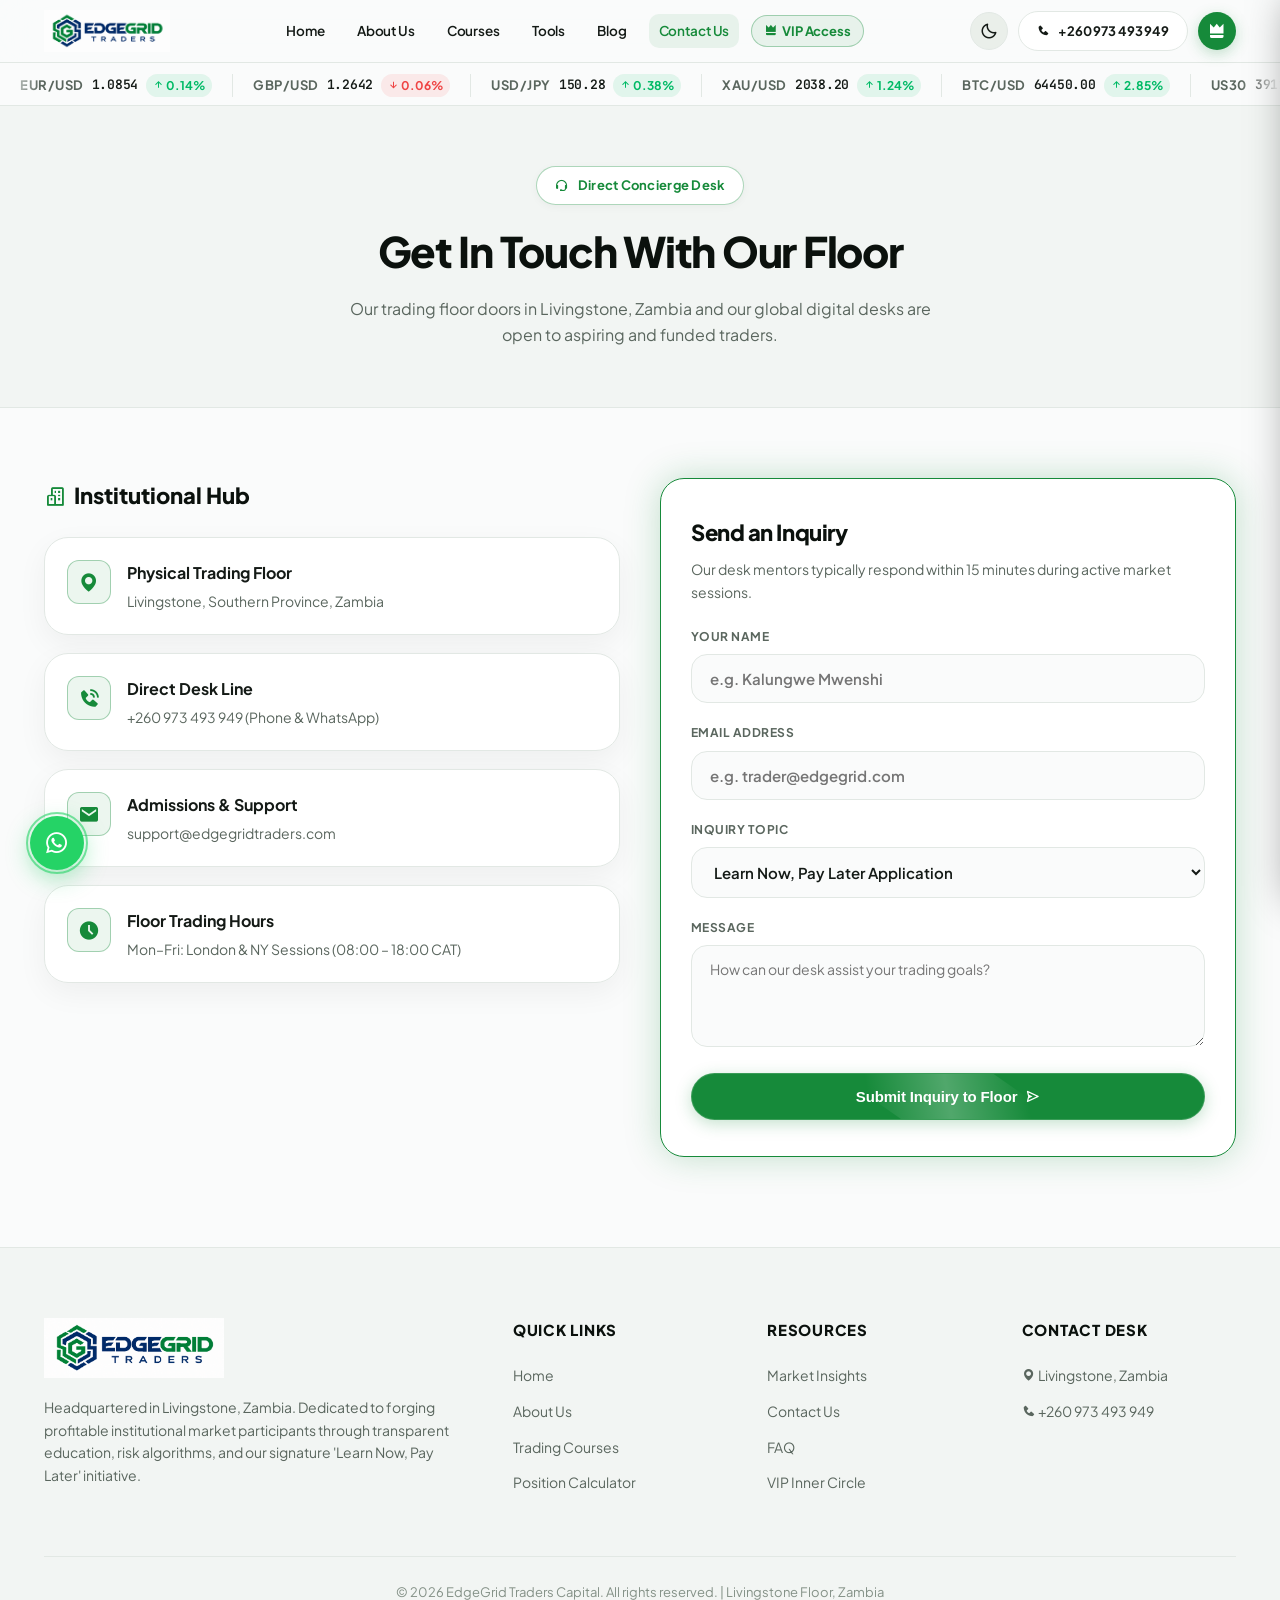
<file: contact.html>
<!DOCTYPE html>
<html lang="en" data-theme="light">

<head>
    <meta charset="UTF-8">
    <meta name="viewport" content="width=device-width, initial-scale=1.0, maximum-scale=1.0, user-scalable=no, viewport-fit=cover">
    <meta name="theme-color" content="#ffffff">
    <meta name="apple-mobile-web-app-capable" content="yes">
    <title>Contact Trading Desk | EdgeGrid Traders Capital</title>
    <link rel="stylesheet" href="css/styles.css">
    <link href='https://unpkg.com/boxicons@2.1.4/css/boxicons.min.css' rel='stylesheet'>
</head>

<body>

    <!-- App Shell Navbar -->
    <nav class="navbar">
        <div class="container">
            <a href="index.html" class="logo">
                <img src="pictures/logo.png" alt="EdgeGrid Traders Capital Logo">
            </a>

            <div class="nav-market-status hide-mobile">
                <span class="pulse-dot"></span> Floor Online
            </div>

            <ul class="nav-links">
                <li><a href="index.html">Home</a></li>
                <li><a href="about.html">About Us</a></li>
                <li><a href="courses.html">Courses</a></li>
                <li><a href="tools.html">Tools</a></li>
                <li><a href="blog.html">Blog</a></li>
                <li><a href="contact.html" class="active">Contact Us</a></li>
                <li><a href="VIPmembers.html" class="nav-vip-link"><i class='bx bxs-crown'></i> VIP Access</a></li>
            </ul>

            <div class="nav-right-actions">
                <div id="themeToggle" class="theme-toggle" title="Toggle Theme">
                    <i class='bx bx-moon'></i>
                </div>
                <div class="cta-contact">
                    <a href="tel:+260973493949" class="btn btn-outline" style="padding: 9px 18px; font-size: 13px;">
                        <i class='bx bxs-phone'></i> <span class="hide-mobile">+260 973 493 949</span>
                    </a>
                </div>
                <a href="VIPmembers.html" class="vip-top-btn" title="VIP Access">
                    <i class='bx bxs-crown'></i>
                </a>
                <button class="mobile-menu-trigger" aria-label="Open Navigation Menu">
                    <i class='bx bx-menu-alt-right'></i>
                </button>
            </div>
        </div>
    </nav>

    <!-- Page Header -->
    <div class="page-header">
        <div class="container">
            <div class="hero-badge" style="margin-bottom: 12px;">
                <i class='bx bx-support'></i> Direct Concierge Desk
            </div>
            <h1>Get In Touch With Our Floor</h1>
            <p>Our trading floor doors in Livingstone, Zambia and our global digital desks are open to aspiring and funded traders.</p>
        </div>
    </div>

    <!-- Contact Section -->
    <section style="padding: 70px 0 90px 0; background: var(--bg-main);">
        <div class="container" style="display: grid; grid-template-columns: repeat(auto-fit, minmax(320px, 1fr)); gap: 40px; align-items: flex-start;">
            
            <!-- Contact Info Cards -->
            <div>
                <h3 style="font-size: 22px; font-weight: 800; color: var(--secondary-color); margin-bottom: 24px; display: flex; align-items: center; gap: 8px;">
                    <i class='bx bx-buildings' style="color: var(--primary-color);"></i> Institutional Hub
                </h3>
                
                <div class="card" style="margin-bottom: 18px; padding: 22px;">
                    <div style="display: flex; gap: 16px; align-items: flex-start;">
                        <div style="background: var(--primary-light); width: 44px; height: 44px; border-radius: 12px; display: flex; align-items: center; justify-content: center; font-size: 22px; color: var(--primary-color); flex-shrink: 0; border: 1px solid var(--border-glow);">
                            <i class='bx bxs-map'></i>
                        </div>
                        <div>
                            <h4 style="font-size: 16px; font-weight: 700; margin-bottom: 4px;">Physical Trading Floor</h4>
                            <p style="color: var(--text-light); font-size: 14px; margin-bottom: 0;">Livingstone, Southern Province, Zambia</p>
                        </div>
                    </div>
                </div>

                <div class="card" style="margin-bottom: 18px; padding: 22px;">
                    <div style="display: flex; gap: 16px; align-items: flex-start;">
                        <div style="background: var(--primary-light); width: 44px; height: 44px; border-radius: 12px; display: flex; align-items: center; justify-content: center; font-size: 22px; color: var(--primary-color); flex-shrink: 0; border: 1px solid var(--border-glow);">
                            <i class='bx bxs-phone-call'></i>
                        </div>
                        <div>
                            <h4 style="font-size: 16px; font-weight: 700; margin-bottom: 4px;">Direct Desk Line</h4>
                            <p style="color: var(--text-light); font-size: 14px; margin-bottom: 0;">+260 973 493 949 (Phone & WhatsApp)</p>
                        </div>
                    </div>
                </div>

                <div class="card" style="margin-bottom: 18px; padding: 22px;">
                    <div style="display: flex; gap: 16px; align-items: flex-start;">
                        <div style="background: var(--primary-light); width: 44px; height: 44px; border-radius: 12px; display: flex; align-items: center; justify-content: center; font-size: 22px; color: var(--primary-color); flex-shrink: 0; border: 1px solid var(--border-glow);">
                            <i class='bx bxs-envelope'></i>
                        </div>
                        <div>
                            <h4 style="font-size: 16px; font-weight: 700; margin-bottom: 4px;">Admissions & Support</h4>
                            <p style="color: var(--text-light); font-size: 14px; margin-bottom: 0;">support@edgegridtraders.com</p>
                        </div>
                    </div>
                </div>

                <div class="card" style="padding: 22px;">
                    <div style="display: flex; gap: 16px; align-items: flex-start;">
                        <div style="background: var(--primary-light); width: 44px; height: 44px; border-radius: 12px; display: flex; align-items: center; justify-content: center; font-size: 22px; color: var(--primary-color); flex-shrink: 0; border: 1px solid var(--border-glow);">
                            <i class='bx bxs-time-five'></i>
                        </div>
                        <div>
                            <h4 style="font-size: 16px; font-weight: 700; margin-bottom: 4px;">Floor Trading Hours</h4>
                            <p style="color: var(--text-light); font-size: 14px; margin-bottom: 0;">Mon–Fri: London & NY Sessions (08:00 – 18:00 CAT)</p>
                        </div>
                    </div>
                </div>
            </div>

            <!-- Send Request Form -->
            <div class="card featured" style="padding: 36px 30px;">
                <h3 style="font-size: 22px; font-weight: 800; color: var(--secondary-color); margin-bottom: 8px;">Send an Inquiry</h3>
                <p style="color: var(--text-light); font-size: 14px; margin-bottom: 24px;">Our desk mentors typically respond within 15 minutes during active market sessions.</p>
                
                <form onsubmit="event.preventDefault(); submitInquiryForm();">
                    <div class="form-group">
                        <label>Your Name</label>
                        <input type="text" id="inquiryName" placeholder="e.g. Kalungwe Mwenshi" required>
                    </div>
                    <div class="form-group">
                        <label>Email Address</label>
                        <input type="email" id="inquiryEmail" placeholder="e.g. trader@edgegrid.com" required>
                    </div>
                    <div class="form-group">
                        <label>Inquiry Topic</label>
                        <select id="inquiryTopic">
                            <option value="Learn Now, Pay Later Application">Learn Now, Pay Later Application</option>
                            <option value="Elite 30-Day Training ($75)">Elite 30-Day Training ($75)</option>
                            <option value="1-on-1 Mentorship ($179)">1-on-1 Mentorship ($179)</option>
                            <option value="VIP CAP Mastery Access">VIP CAP Mastery Access</option>
                            <option value="General Question">General Question</option>
                        </select>
                    </div>
                    <div class="form-group">
                        <label>Message</label>
                        <textarea id="inquiryMessage" placeholder="How can our desk assist your trading goals?" rows="4" style="width: 100%; padding: 14px 18px; background: var(--bg-main); border: 1px solid var(--border-color); color: var(--text-main); border-radius: var(--radius-md); font-family: var(--font-sans); font-size: 14px; outline: none;" required></textarea>
                    </div>
                    <button type="submit" class="btn btn-primary btn-glow" style="width: 100%;">
                        Submit Inquiry to Floor <i class='bx bx-send'></i>
                    </button>
                </form>
            </div>

        </div>
    </section>

    <!-- Footer -->
    <footer>
        <div class="container">
            <div class="footer-grid">
                <div class="footer-col">
                    <img src="pictures/logo.png" alt="EdgeGrid Traders Logo" style="height: 60px; margin-bottom: 18px;">
                    <p style="font-size: 14px; line-height: 1.6; color: var(--text-light); margin-bottom: 20px;">
                        Headquartered in Livingstone, Zambia. Dedicated to forging profitable institutional market participants through transparent education, risk algorithms, and our signature 'Learn Now, Pay Later' initiative.
                    </p>
                </div>
                <div class="footer-col">
                    <h4>Quick Links</h4>
                    <ul>
                        <li><a href="index.html">Home</a></li>
                        <li><a href="about.html">About Us</a></li>
                        <li><a href="courses.html">Trading Courses</a></li>
                        <li><a href="tools.html">Position Calculator</a></li>
                    </ul>
                </div>
                <div class="footer-col">
                    <h4>Resources</h4>
                    <ul>
                        <li><a href="blog.html">Market Insights</a></li>
                        <li><a href="contact.html">Contact Us</a></li>
                        <li><a href="faq.html">FAQ</a></li>
                        <li><a href="VIPmembers.html">VIP Inner Circle</a></li>
                    </ul>
                </div>
                <div class="footer-col">
                    <h4>Contact Desk</h4>
                    <ul>
                        <li><span style="color: var(--text-light); font-size: 14px;"><i class='bx bxs-map'></i> Livingstone, Zambia</span></li>
                        <li><span style="color: var(--text-light); font-size: 14px;"><i class='bx bxs-phone'></i> +260 973 493 949</span></li>
                    </ul>
                </div>
            </div>
            <div class="footer-bottom">
                &copy; <span id="year"></span> EdgeGrid Traders Capital. All rights reserved. | Livingstone Floor, Zambia
            </div>
        </div>
    </footer>

    <!-- Mobile Slide-Out App Drawer -->
    <div class="drawer-overlay"></div>
    <div class="mobile-app-drawer">
        <div class="drawer-header">
            <div style="display: flex; align-items: center; gap: 10px;">
                <img src="pictures/logo.png" alt="EdgeGrid Logo" style="height: 36px;">
            </div>
            <div class="drawer-close"><i class='bx bx-x'></i></div>
        </div>
        <div style="padding: 16px 20px 0 20px;">
            <div style="background: var(--bg-gray); padding: 12px 14px; border-radius: 12px; display: flex; align-items: center; justify-content: space-between; border: 1px solid var(--border-color);">
                <div>
                    <div style="font-size: 11px; font-weight: 700; color: var(--text-light); text-transform: uppercase;">Trading Floor</div>
                    <div style="font-size: 13px; font-weight: 800; color: var(--secondary-color);">Livingstone HQ • Pro</div>
                </div>
                <span class="nav-market-status" style="font-size: 10px; padding: 2px 8px;"><span class="pulse-dot"></span> Live</span>
            </div>
        </div>
        <div class="drawer-menu-list">
            <a href="index.html" class="drawer-item">
                <div class="drawer-item-left"><i class='bx bxs-home-alt-2'></i> <span>Home</span></div>
                <i class='bx bx-chevron-right' style="color: var(--text-light); font-size: 16px;"></i>
            </a>
            <a href="courses.html#free-beginner-class" class="drawer-item" style="background: var(--primary-light); border: 1px solid var(--border-glow); border-radius: 12px; margin: 4px 0;">
                <div class="drawer-item-left"><i class='bx bxs-gift' style="color: var(--primary-color);"></i> <span style="color: var(--primary-color); font-weight: 700;">Free Beginner Class</span></div>
                <span style="font-size: 10px; font-weight: 800; background: var(--primary-color); color: #fff; padding: 2px 8px; border-radius: 9999px;">FREE (3 Modules)</span>
            </a>
            <a href="courses.html" class="drawer-item">
                <div class="drawer-item-left"><i class='bx bxs-graduation'></i> <span>Courses & Programs</span></div>
                <span style="font-size: 10px; font-weight: 800; background: var(--primary-light); color: var(--primary-color); padding: 2px 6px; border-radius: 9999px;">3 Active</span>
            </a>
            <a href="tools.html" class="drawer-item">
                <div class="drawer-item-left"><i class='bx bxs-calculator'></i> <span>Position Calculator</span></div>
                <i class='bx bx-chevron-right' style="color: var(--text-light); font-size: 16px;"></i>
            </a>
            <a href="VIPmembers.html" class="drawer-item" style="color: var(--primary-color); font-weight: 700;">
                <div class="drawer-item-left"><i class='bx bxs-crown'></i> <span>VIP Inner Circle</span></div>
                <span style="font-size: 10px; font-weight: 800; background: var(--primary-color); color: #fff; padding: 2px 6px; border-radius: 9999px;">PRO</span>
            </a>
            <a href="about.html" class="drawer-item">
                <div class="drawer-item-left"><i class='bx bxs-info-circle'></i> <span>About Us</span></div>
                <i class='bx bx-chevron-right' style="color: var(--text-light); font-size: 16px;"></i>
            </a>
            <a href="blog.html" class="drawer-item">
                <div class="drawer-item-left"><i class='bx bxs-news'></i> <span>Market Blog</span></div>
                <i class='bx bx-chevron-right' style="color: var(--text-light); font-size: 16px;"></i>
            </a>
            <a href="faq.html" class="drawer-item">
                <div class="drawer-item-left"><i class='bx bxs-help-circle'></i> <span>FAQ</span></div>
                <i class='bx bx-chevron-right' style="color: var(--text-light); font-size: 16px;"></i>
            </a>
            <a href="contact.html" class="drawer-item active">
                <div class="drawer-item-left"><i class='bx bxs-envelope'></i> <span>Contact Desk</span></div>
                <i class='bx bx-chevron-right' style="color: var(--text-light); font-size: 16px;"></i>
            </a>
        </div>
        <div class="drawer-footer">
            <button onclick="openEnrollModal(); closeMobileDrawer();" class="btn btn-primary" style="width: 100%; margin-bottom: 12px; font-size: 14px;">
                <i class='bx bx-edit'></i> Enroll Today
            </button>
            <a href="tel:+260973493949" class="btn btn-outline" style="width: 100%; font-size: 14px; display: flex;">
                <i class='bx bxs-phone'></i> Call Trading Desk
            </a>
        </div>
    </div>

    <!-- Mobile Bottom Navigation (Native App Feel) -->
    <div class="mobile-bottom-nav">
        <a href="index.html">
            <i class='bx bxs-home-alt-2'></i>
            <span>Home</span>
        </a>
        <a href="courses.html">
            <i class='bx bxs-graduation'></i>
            <span>Courses</span>
        </a>
        <a href="tools.html">
            <i class='bx bxs-calculator'></i>
            <span>Tools</span>
        </a>
        <a href="VIPmembers.html" class="vip-nav-tab">
            <i class='bx bxs-crown'></i>
            <span>VIP</span>
        </a>
        <a href="contact.html" class="active">
            <i class='bx bxs-chat'></i>
            <span>Contact</span>
        </a>
    </div>

    <!-- WhatsApp Floating Concierge -->
    <div class="whatsapp-container">
        <div id="waPopup" class="wa-popup">
            <div class="wa-header">
                <div style="display: flex; align-items: center; gap: 8px;">
                    <i class='bx bxl-whatsapp' style="font-size: 22px;"></i>
                    <h4 style="margin: 0; font-size: 14px;">EdgeGrid Concierge</h4>
                </div>
                <i class='bx bx-x' style="font-size: 20px; cursor: pointer;" onclick="toggleWAPopup()"></i>
            </div>
            <div class="wa-body">
                <div class="wa-message-received">
                    Welcome to EdgeGrid Traders Capital. How may our floor analysts assist you today?
                </div>
            </div>
            <div class="wa-footer">
                <input type="text" id="waMessageInput" placeholder="Type a message..." onkeypress="if(event.key === 'Enter') sendWAMessage()">
                <button onclick="sendWAMessage()" aria-label="Send WhatsApp message"><i class='bx bxs-send'></i></button>
            </div>
        </div>
        <div class="whatsapp-float" onclick="toggleWAPopup()" title="Chat on WhatsApp">
            <div class="wa-waves"></div>
            <i class='bx bxl-whatsapp'></i>
        </div>
    </div>

    <!-- Enrollment Bottom Sheet Modal -->
    <div id="enrollModal" class="enroll-modal">
        <div class="enroll-modal-content">
            <div class="enroll-modal-header">
                <h3>Start Your Trading Journey</h3>
                <i class='bx bx-x' onclick="closeEnrollModal()"></i>
            </div>
            <div class="enroll-modal-body">
                <div class="form-group">
                    <label>Full Name</label>
                    <input type="text" id="enrolName" placeholder="e.g. Kalungwe Mwenshi">
                </div>
                <div class="form-group">
                    <label>Country / City</label>
                    <input type="text" id="enrolCountry" placeholder="e.g. Zambia, Livingstone">
                </div>
                <div class="form-group">
                    <label>Trading Experience</label>
                    <select id="enrolExperience">
                        <option value="Complete Beginner">Complete Beginner</option>
                        <option value="Less than 1 year">Less than 1 year</option>
                        <option value="1-3 years">1-3 years</option>
                        <option value="3+ years (Funded Seeker)">3+ years (Funded Seeker)</option>
                    </select>
                </div>
                <div class="form-group">
                    <label>Preferred Learning Track</label>
                    <select id="enrolFunds">
                        <option value="Learn Now, Pay Later Program">Learn Now, Pay Later Program</option>
                        <option value="Elite 30-Day Training ($75)">Elite 30-Day Training ($75)</option>
                        <option value="1-on-1 Mentorship ($179)">1-on-1 Mentorship ($179)</option>
                        <option value="Advanced TFL ($349)">Advanced TFL ($349)</option>
                        <option value="VIP CAP Mastery">VIP CAP Mastery</option>
                    </select>
                </div>
                <button class="btn btn-primary" style="width: 100%; margin-top: 10px;" onclick="submitEnrollment()">
                    Submit Application <i class='bx bx-paper-plane'></i>
                </button>
            </div>
        </div>
    </div>

    <script src="js/main.js"></script>
    <script>
        function submitInquiryForm() {
            const name = document.getElementById('inquiryName').value;
            const email = document.getElementById('inquiryEmail').value;
            const topic = document.getElementById('inquiryTopic').value;
            const msg = document.getElementById('inquiryMessage').value;

            const text = `*New Desk Inquiry*\n\n*Name:* ${name}\n*Email:* ${email}\n*Topic:* ${topic}\n*Message:* ${msg}`;
            navigator.clipboard.writeText(text).catch(err => console.log('Clipboard:', err)).finally(() => {
                const encoded = encodeURIComponent(text);
                window.open(`https://wa.me/260973493949?text=${encoded}`, '_blank');
            });
        }
    </script>
</body>
</html>
</file>
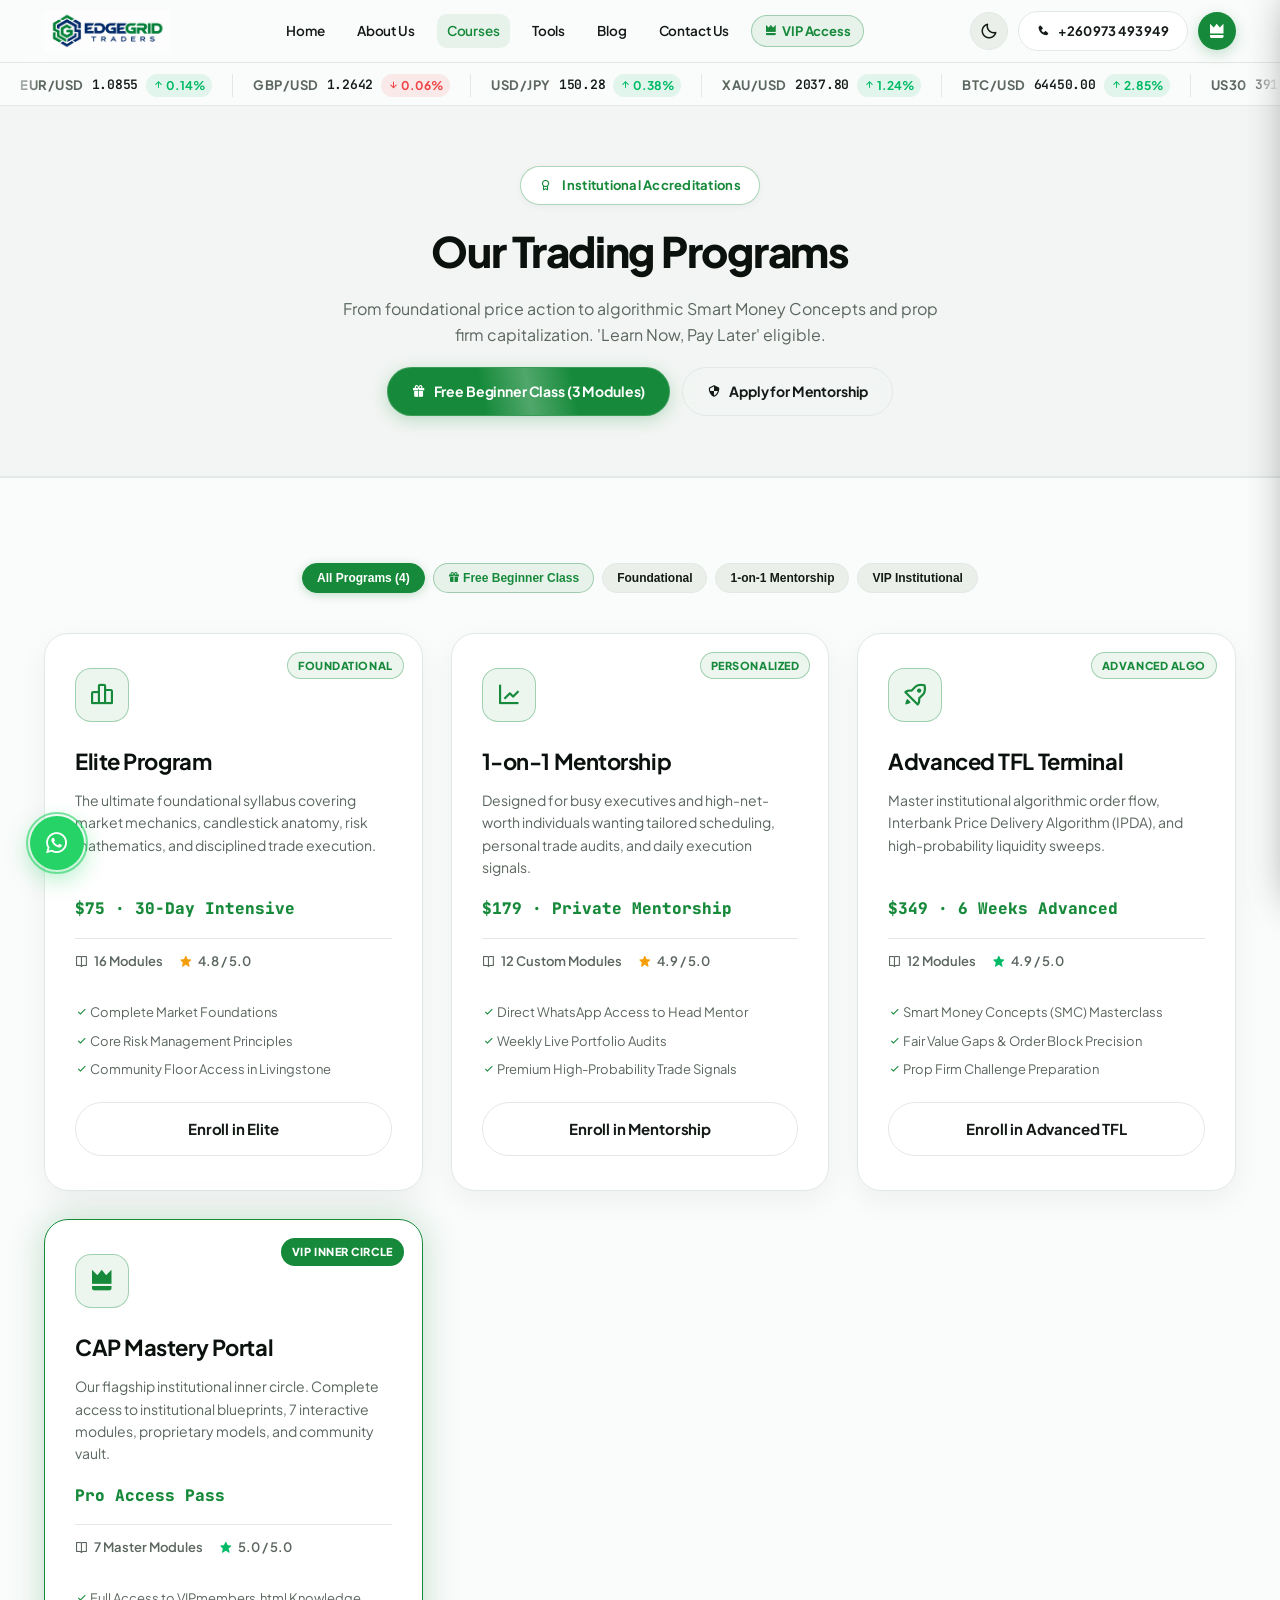
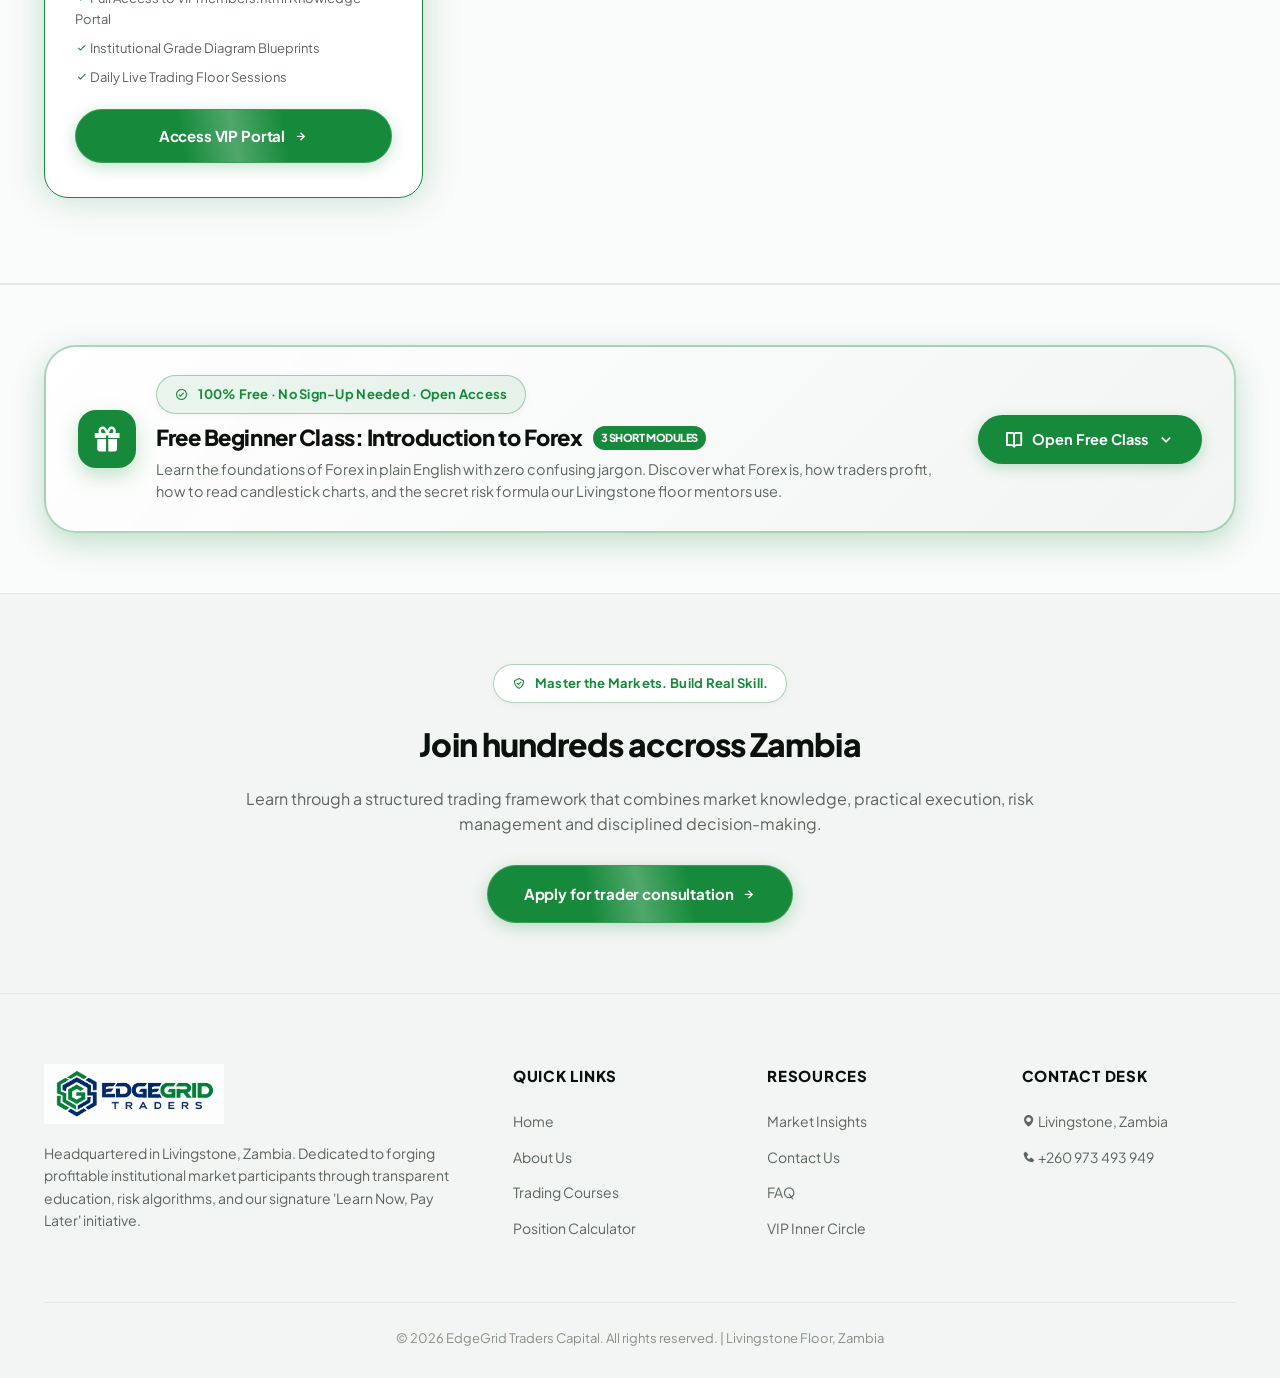
<file: courses.html>
<!DOCTYPE html>
<html lang="en" data-theme="light">

<head>
    <meta charset="UTF-8">
    <meta name="viewport"
        content="width=device-width, initial-scale=1.0, maximum-scale=1.0, user-scalable=no, viewport-fit=cover">
    <meta name="theme-color" content="#ffffff">
    <meta name="apple-mobile-web-app-capable" content="yes">
    <title>Trading Programs & Curriculums | EdgeGrid Traders Capital</title>
    <link rel="stylesheet" href="css/styles.css">
    <link href='https://unpkg.com/boxicons@2.1.4/css/boxicons.min.css' rel='stylesheet'>
</head>

<body>

    <!-- App Shell Navbar -->
    <nav class="navbar">
        <div class="container">
            <a href="index.html" class="logo">
                <img src="pictures/logo.png" alt="EdgeGrid Traders Capital Logo">
            </a>

            <div class="nav-market-status hide-mobile">
                <span class="pulse-dot"></span> Live Curriculums
            </div>

            <ul class="nav-links">
                <li><a href="index.html">Home</a></li>
                <li><a href="about.html">About Us</a></li>
                <li><a href="courses.html" class="active">Courses</a></li>
                <li><a href="tools.html">Tools</a></li>
                <li><a href="blog.html">Blog</a></li>
                <li><a href="contact.html">Contact Us</a></li>
                <li><a href="VIPmembers.html" class="nav-vip-link"><i class='bx bxs-crown'></i> VIP Access</a></li>
            </ul>

            <div class="nav-right-actions">
                <div id="themeToggle" class="theme-toggle" title="Toggle Theme">
                    <i class='bx bx-moon'></i>
                </div>
                <div class="cta-contact">
                    <a href="tel:+260973493949" class="btn btn-outline" style="padding: 9px 18px; font-size: 13px;">
                        <i class='bx bxs-phone'></i> <span class="hide-mobile">+260 973 493 949</span>
                    </a>
                </div>
                <a href="VIPmembers.html" class="vip-top-btn" title="VIP Inner Circle">
                    <i class='bx bxs-crown'></i>
                </a>
                <button class="mobile-menu-trigger" aria-label="Open Navigation Menu">
                    <i class='bx bx-menu-alt-right'></i>
                </button>
            </div>
        </div>
    </nav>

    <!-- Page Header -->
    <div class="page-header">
        <div class="container">
            <div class="hero-badge" style="margin-bottom: 12px;">
                <i class='bx bx-award'></i> Institutional Accreditations
            </div>
            <h1>Our Trading Programs</h1>
            <p>From foundational price action to algorithmic Smart Money Concepts and prop firm capitalization. 'Learn
                Now, Pay Later' eligible.</p>

            <div style="margin-top: 20px; display: flex; justify-content: center; gap: 12px; flex-wrap: wrap;">
                <a href="#free-beginner-class" onclick="openFreeBeginnerClass();" class="btn btn-primary btn-glow"
                    style="font-size: 14px; padding: 12px 24px; display: inline-flex; align-items: center; gap: 8px;">
                    <i class='bx bxs-gift'></i> Free Beginner Class (3 Modules)
                </a>
                <a href="#" onclick="openEnrollModal(); return false;" class="btn btn-outline btn-glass"
                    style="font-size: 14px; padding: 12px 24px; display: inline-flex; align-items: center; gap: 8px;">
                    <i class='bx bx-shield-quarter'></i> Apply for Mentorship
                </a>
            </div>
        </div>
    </div>

    <!-- Programs Grid Section -->
    <section class="courses-section" style="background: var(--bg-main);">
        <div class="container">

            <!-- Segmented Filter Pills (Mobile Friendly) -->
            <div style="display: flex; justify-content: center; gap: 8px; flex-wrap: wrap; margin-bottom: 40px;">
                <button class="preset-pill active" onclick="filterPrograms('all', this)">All Programs (4)</button>
                <button class="preset-pill" onclick="scrollToFreeCourse()"
                    style="background: var(--primary-light); color: var(--primary-color); font-weight: 700; border: 1px solid var(--border-glow);">
                    <i class='bx bxs-gift'></i> Free Beginner Class
                </button>
                <button class="preset-pill" onclick="filterPrograms('foundational', this)">Foundational</button>
                <button class="preset-pill" onclick="filterPrograms('mentorship', this)">1-on-1 Mentorship</button>
                <button class="preset-pill" onclick="filterPrograms('institutional', this)">VIP Institutional</button>
            </div>

            <div class="course-grid">
                <!-- Course 1: Elite Program -->
                <div class="card" data-category="foundational">
                    <div class="card-badge-top">Foundational</div>
                    <div class="card-icon"><i class='bx bx-bar-chart-alt-2'></i></div>
                    <h3>Elite Program</h3>
                    <p>The ultimate foundational syllabus covering market mechanics, candlestick anatomy, risk
                        mathematics, and disciplined trade execution.</p>
                    <div class="course-price">$75 · 30-Day Intensive</div>
                    <div class="card-meta">
                        <span><i class='bx bx-book-open'></i> 16 Modules</span>
                        <span><i class='bx bxs-star' style="color: #F59E0B;"></i> 4.8 / 5.0</span>
                    </div>
                    <ul
                        style="font-size: 13px; color: var(--text-light); margin-bottom: 22px; display: flex; flex-direction: column; gap: 8px;">
                        <li><i class='bx bx-check' style="color: var(--primary-color);"></i> Complete Market Foundations
                        </li>
                        <li><i class='bx bx-check' style="color: var(--primary-color);"></i> Core Risk Management
                            Principles</li>
                        <li><i class='bx bx-check' style="color: var(--primary-color);"></i> Community Floor Access in
                            Livingstone</li>
                    </ul>
                    <a href="#" onclick="openEnrollModal('Elite Program ($75)'); return false;" class="btn btn-outline"
                        style="width: 100%;">
                        Enroll in Elite
                    </a>
                </div>

                <!-- Course 2: 1-on-1 Mentorship -->
                <div class="card" data-category="mentorship">
                    <div class="card-badge-top" style="background: var(--primary-light); color: var(--primary-color);">
                        Personalized</div>
                    <div class="card-icon"><i class='bx bx-line-chart'></i></div>
                    <h3>1-on-1 Mentorship</h3>
                    <p>Designed for busy executives and high-net-worth individuals wanting tailored scheduling, personal
                        trade audits, and daily execution signals.</p>
                    <div class="course-price">$179 · Private Mentorship</div>
                    <div class="card-meta">
                        <span><i class='bx bx-book-open'></i> 12 Custom Modules</span>
                        <span><i class='bx bxs-star' style="color: #F59E0B;"></i> 4.9 / 5.0</span>
                    </div>
                    <ul
                        style="font-size: 13px; color: var(--text-light); margin-bottom: 22px; display: flex; flex-direction: column; gap: 8px;">
                        <li><i class='bx bx-check' style="color: var(--primary-color);"></i> Direct WhatsApp Access to
                            Head Mentor</li>
                        <li><i class='bx bx-check' style="color: var(--primary-color);"></i> Weekly Live Portfolio
                            Audits</li>
                        <li><i class='bx bx-check' style="color: var(--primary-color);"></i> Premium High-Probability
                            Trade Signals</li>
                    </ul>
                    <a href="#" onclick="openEnrollModal('1-on-1 Mentorship ($179)'); return false;"
                        class="btn btn-outline" style="width: 100%;">
                        Enroll in Mentorship
                    </a>
                </div>

                <!-- Course 3: Advanced TFL -->
                <div class="card" data-category="institutional">
                    <div class="card-badge-top">Advanced Algo</div>
                    <div class="card-icon"><i class='bx bx-rocket'></i></div>
                    <h3>Advanced TFL Terminal</h3>
                    <p>Master institutional algorithmic order flow, Interbank Price Delivery Algorithm (IPDA), and
                        high-probability liquidity sweeps.</p>
                    <div class="course-price">$349 · 6 Weeks Advanced</div>
                    <div class="card-meta">
                        <span><i class='bx bx-book-open'></i> 12 Modules</span>
                        <span><i class='bx bxs-star' style="color: #00BA66;"></i> 4.9 / 5.0</span>
                    </div>
                    <ul
                        style="font-size: 13px; color: var(--text-light); margin-bottom: 22px; display: flex; flex-direction: column; gap: 8px;">
                        <li><i class='bx bx-check' style="color: var(--primary-color);"></i> Smart Money Concepts (SMC)
                            Masterclass</li>
                        <li><i class='bx bx-check' style="color: var(--primary-color);"></i> Fair Value Gaps & Order
                            Block Precision</li>
                        <li><i class='bx bx-check' style="color: var(--primary-color);"></i> Prop Firm Challenge
                            Preparation</li>
                    </ul>
                    <a href="#" onclick="openEnrollModal('Advanced TFL ($349)'); return false;" class="btn btn-outline"
                        style="width: 100%;">
                        Enroll in Advanced TFL
                    </a>
                </div>

                <!-- Course 4: VIP CAP Mastery -->
                <div class="card featured" data-category="institutional">
                    <div class="card-badge-top" style="background: var(--primary-color); color: #fff;">VIP Inner Circle
                    </div>
                    <div class="card-icon"><i class='bx bxs-crown'></i></div>
                    <h3>CAP Mastery Portal</h3>
                    <p>Our flagship institutional inner circle. Complete access to institutional blueprints, 7
                        interactive modules, proprietary models, and community vault.</p>
                    <div class="course-price">Pro Access Pass</div>
                    <div class="card-meta">
                        <span><i class='bx bx-book-open'></i> 7 Master Modules</span>
                        <span><i class='bx bxs-star' style="color: #00BA66;"></i> 5.0 / 5.0</span>
                    </div>
                    <ul
                        style="font-size: 13px; color: var(--text-light); margin-bottom: 22px; display: flex; flex-direction: column; gap: 8px;">
                        <li><i class='bx bx-check' style="color: var(--primary-color);"></i> Full Access to
                            VIPmembers.html Knowledge Portal</li>
                        <li><i class='bx bx-check' style="color: var(--primary-color);"></i> Institutional Grade Diagram
                            Blueprints</li>
                        <li><i class='bx bx-check' style="color: var(--primary-color);"></i> Daily Live Trading Floor
                            Sessions</li>
                    </ul>
                    <a href="VIPmembers.html" class="btn btn-primary btn-glow" style="width: 100%;">
                        Access VIP Portal <i class='bx bx-right-arrow-alt'></i>
                    </a>
                </div>
            </div>
        </div>
    </section>

    <!-- ==========================================================================
         FREE BEGINNER CLASS: PRO COLLAPSIBLE DROPDOWN MASTERCLASS (3 MODULES)
         Hidden by Default · Unfolds on Click · Easy to Understand · Sales Hook
         ========================================================================== -->
    <section id="free-beginner-class" class="free-class-section">
        <div class="container">

            <!-- Pro Masterclass Dropdown Card Trigger -->
            <div class="free-class-card-trigger" id="freeClassTrigger" onclick="toggleFreeBeginnerClass()">
                <div class="free-class-trigger-left">
                    <div class="free-class-trigger-icon">
                        <i class='bx bxs-gift'></i>
                    </div>
                    <div class="free-class-trigger-content">
                        <div class="hero-badge"
                            style="margin-bottom: 6px; display: inline-flex; background: var(--primary-light); color: var(--primary-color);">
                            <i class='bx bx-check-circle'></i> 100% Free · No Sign-Up Needed · Open Access
                        </div>
                        <h3>
                            <span>Free Beginner Class: Introduction to Forex</span>
                            <span
                                style="font-size: 11px; font-weight: 800; background: var(--primary-color); color: #fff; padding: 3px 8px; border-radius: var(--radius-pill); vertical-align: middle;">3
                                SHORT MODULES</span>
                        </h3>
                        <p>
                            Learn the foundations of Forex in plain English with zero confusing jargon. Discover what
                            Forex is, how traders profit, how to read candlestick charts, and the secret risk formula
                            our Livingstone floor mentors use.
                        </p>
                    </div>
                </div>
                <div class="free-class-trigger-btn">
                    <i class='bx bx-book-open'></i>
                    <span id="triggerBtnText">Open Free Class</span>
                    <i class='bx bx-chevron-down' id="triggerChevron"></i>
                </div>
            </div>

            <!-- Expandable Masterclass Dropdown Body -->
            <div class="free-class-dropdown" id="freeClassDropdown">

                <!-- Segmented Module Switcher (Mobile Friendly & Smooth) -->
                <div class="free-class-tabs" style="margin-top: 10px;">
                    <button class="free-class-tab active" id="tab-mod-1" onclick="switchFreeModule(1)">
                        <span class="tab-badge">Part 1</span>
                        <span>1. What is Forex & Types of Traders</span>
                    </button>
                    <button class="free-class-tab" id="tab-mod-2" onclick="switchFreeModule(2)">
                        <span class="tab-badge">Part 2</span>
                        <span>2. How to Read Charts & Trends</span>
                    </button>
                    <button class="free-class-tab" id="tab-mod-3" onclick="switchFreeModule(3)">
                        <span class="tab-badge">Part 3</span>
                        <span>3. The Money & Mind Formula</span>
                    </button>
                </div>

                <!-- MODULE 1: THE FOUNDATIONS (EASY TO FOLLOW, ZERO JARGON) -->
                <div class="free-module-pane active" id="pane-mod-1">
                    <div class="free-module-card">
                        <div class="free-module-meta-bar">
                            <div class="free-module-tag">
                                <i class='bx bx-book-bookmark'></i> Module 1 · 10 Min Read · The Basics
                            </div>
                            <div style="font-size: 13px; color: var(--text-light); font-weight: 600;">
                                Topic: Forex Simplified & Finding Your Trading Style
                            </div>
                        </div>

                        <h3 class="free-module-title">What is Forex, How Do You Profit & Which Trader Are You?</h3>

                        <p class="free-module-lead">
                            Welcome to the world of Forex! You might have heard people talking about trading on social
                            media, but what is it <em>really</em>? Let's throw out the complicated financial textbooks
                            and explain everything in simple, everyday English.
                        </p>

                        <div class="free-content-block">
                            <h4><i class='bx bx-refresh'></i> 1. What is Forex? (The Airport Money Exchange Analogy)
                            </h4>
                            <p>
                                <strong>Forex</strong> stands for <strong>Foreign Exchange</strong>. It is simply the
                                global marketplace where people, banks, and businesses swap one country's currency for
                                another.
                            </p>
                            <p>
                                Imagine you are traveling from Zambia to the United States. Before you board the plane,
                                you go to the bureau and exchange <strong>Zambian Kwacha (ZMW)</strong> for <strong>US
                                    Dollars (USD)</strong>.
                            </p>
                            <p>
                                A week later, you return without spending any money. While you were away, the value of
                                the US Dollar rose compared to the Kwacha. When you exchange your dollars back into
                                Kwacha, you receive <strong>more Kwacha than you started with</strong>!
                            </p>
                            <p>
                                <em>That is Forex trading!</em> Except today, you don't need to visit an airport bureau.
                                You can buy and sell currencies digitally from your phone or laptop in seconds.
                            </p>
                        </div>

                        <div class="free-content-block">
                            <h4><i class='bx bx-trending-up'></i> 2. How Do You Make Money? (Buying "Long" vs Selling
                                "Short")</h4>
                            <p>
                                In normal business, you only make money when prices go up. In Forex, <strong>you can
                                    make money whether the market is going up or going down</strong>!
                            </p>
                            <ul
                                style="margin: 12px 0 16px 20px; color: var(--text-main); font-size: 14.5px; line-height: 1.8;">
                                <li><strong>Going Long (Buying):</strong> If you believe the Euro will gain strength
                                    against the US Dollar (EUR/USD), you click <em>Buy</em>. When the price climbs
                                    higher, you close your trade and collect your profit.</li>
                                <li><strong>Going Short (Selling):</strong> If you believe the Euro will weaken against
                                    the US Dollar, you click <em>Sell</em>. As the price drops lower, you make profit on
                                    the way down!</li>
                            </ul>
                            <p>
                                Currencies are always traded in pairs (like <strong>EUR/USD</strong>,
                                <strong>GBP/USD</strong>, or <strong>USD/JPY</strong>). The first currency is the one
                                you are buying or selling; the second currency is the price you pay for it.
                            </p>
                        </div>

                        <div class="free-content-block">
                            <h4><i class='bx bx-user-check'></i> 3. The 4 Types of Traders — Which One Fits Your Life?
                            </h4>
                            <p>
                                Trading is not a one-size-fits-all game. Depending on your job, family, and personality,
                                you belong to one of four main trading styles:
                            </p>
                            <div
                                style="display: grid; grid-template-columns: repeat(auto-fit, minmax(240px, 1fr)); gap: 16px; margin: 18px 0;">
                                <div
                                    style="background: var(--bg-light); border: 1px solid var(--border-color); border-radius: var(--radius-md); padding: 18px;">
                                    <h5
                                        style="color: var(--secondary-color); font-size: 15px; font-weight: 800; margin-bottom: 6px;">
                                        <i class='bx bx-stopwatch' style="color: #EF4444;"></i> 1. The Scalper
                                    </h5>
                                    <p style="font-size: 13.5px; color: var(--text-light); margin: 0;">Holds trades for
                                        seconds to a few minutes. Catches tiny price moves throughout the day. Requires
                                        fast reflexes and high screen time.</p>
                                </div>
                                <div
                                    style="background: var(--bg-light); border: 1px solid var(--border-color); border-radius: var(--radius-md); padding: 18px;">
                                    <h5
                                        style="color: var(--secondary-color); font-size: 15px; font-weight: 800; margin-bottom: 6px;">
                                        <i class='bx bx-sun' style="color: #F59E0B;"></i> 2. The Day Trader
                                    </h5>
                                    <p style="font-size: 13.5px; color: var(--text-light); margin: 0;">Opens and closes
                                        trades within the same day. Never holds positions overnight while sleeping.
                                        Focuses on the busy London or New York morning sessions.</p>
                                </div>
                                <div
                                    style="background: var(--primary-light); border: 1px solid var(--border-glow); border-radius: var(--radius-md); padding: 18px;">
                                    <h5
                                        style="color: var(--primary-color); font-size: 15px; font-weight: 800; margin-bottom: 6px;">
                                        <i class='bx bx-briefcase' style="color: var(--primary-color);"></i> 3. The
                                        Swing Trader (Most Recommended!)
                                    </h5>
                                    <p style="font-size: 13.5px; color: var(--text-main); margin: 0;">Holds trades for 2
                                        to 5 days. You spend 30 minutes in the morning or evening analyzing charts, set
                                        your trade, and let it run while you focus on your job or business.</p>
                                </div>
                                <div
                                    style="background: var(--bg-light); border: 1px solid var(--border-color); border-radius: var(--radius-md); padding: 18px;">
                                    <h5
                                        style="color: var(--secondary-color); font-size: 15px; font-weight: 800; margin-bottom: 6px;">
                                        <i class='bx bx-calendar' style="color: var(--accent-cyan);"></i> 4. The
                                        Position Trader
                                    </h5>
                                    <p style="font-size: 13.5px; color: var(--text-light); margin: 0;">Holds trades for
                                        months or years based on macro country economics, interest rates, and central
                                        bank policies.</p>
                                </div>
                            </div>
                        </div>

                        <div class="free-content-block">
                            <h4><i class='bx bx-ruler'></i> 4. Pips, Lots & Leverage in Simple Words</h4>
                            <p>
                                Beginners often get confused by trading terminology. Here is all you need to know:
                            </p>
                            <ul
                                style="margin: 10px 0 16px 20px; color: var(--text-main); font-size: 14px; line-height: 1.8;">
                                <li><strong>What is a Pip?</strong> "Pip" stands for <em>Percentage in Point</em>. It is
                                    just the tiny unit of measurement for price movement. If EUR/USD moves from 1.0850
                                    to 1.0860, it moved <strong>10 pips</strong>.</li>
                                <li><strong>What is a Lot Size?</strong> A "lot" is simply how big your trade size is.
                                    If you choose a <em>micro lot (0.01)</em>, each pip is worth about $0.10. If you
                                    choose a <em>mini lot (0.10)</em>, each pip is worth about $1.00. If you choose a
                                    <em>standard lot (1.00)</em>, each pip is worth about $10.00.
                                </li>
                                <li><strong>What is Leverage?</strong> Think of leverage like a magnifying glass
                                    provided by your broker. It allows you to control a larger trade with a small
                                    deposit. Used correctly with our 1% rule, it helps you grow safely. Used carelessly
                                    without stop-losses, it can blow an account.</li>
                            </ul>
                        </div>

                        <!-- Key Takeaways Callout -->
                        <div class="free-takeaway-box">
                            <h5><i class='bx bxs-bulb'></i> Module 1 Golden Takeaways</h5>
                            <p>
                                1. Forex is the global exchange of currencies — you can profit whether the market climbs
                                or falls.<br>
                                2. You don't have to stare at charts all day: Swing Trading allows you to trade
                                successfully while working your regular day job.<br>
                                3. Always know your lot size: control your risk before you ever think about profits.
                            </p>
                        </div>

                        <!-- Module Bottom Navigation -->
                        <div
                            style="display: flex; justify-content: space-between; align-items: center; flex-wrap: wrap; gap: 16px; margin-top: 32px; padding-top: 24px; border-top: 1px solid var(--border-color);">
                            <span style="font-size: 14px; font-weight: 700; color: var(--text-light);">Module 1
                                Completed! Ready to learn chart reading?</span>
                            <button class="btn btn-primary" onclick="switchFreeModule(2)"
                                style="font-size: 14px; padding: 12px 24px; display: inline-flex; align-items: center; gap: 8px;">
                                Next: Module 2 (How to Read Charts) <i class='bx bx-right-arrow-alt'></i>
                            </button>
                        </div>

                        <!-- Mentorship Hook -->
                        <div class="cta-mentorship-box">
                            <div class="hero-badge"
                                style="background: rgba(22, 138, 58, 0.15); color: var(--primary-color); margin-bottom: 12px;">
                                <i class='bx bxs-badge-check'></i> Step Up Your Trading Game
                            </div>
                            <h3>Want A Professional Mentor to Guide You Every Day?</h3>
                            <p>
                                Reading the basics is great, but having an experienced floor trader review your charts
                                and answer your questions on WhatsApp is how you achieve real profitability. Let's get
                                you started!
                            </p>
                            <div class="cta-mentorship-actions">
                                <a href="https://wa.me/260973493949?text=Hi%20EdgeGrid%20Traders%20Capital%2C%20I%20just%20completed%20Module%201%20of%20the%20Free%20Beginner%20Class%20and%20I%20want%20to%20JOIN%20FULL%20MENTORSHIP!"
                                    target="_blank" class="btn-whatsapp-join">
                                    <i class='bx bxl-whatsapp' style="font-size: 22px;"></i> JOIN FULL MENTORSHIP
                                </a>
                                <a href="tel:+260973493949" class="btn btn-outline"
                                    style="font-size: 15px; padding: 14px 26px;">
                                    <i class='bx bxs-phone'></i> Call Trading Desk
                                </a>
                            </div>
                        </div>
                    </div>
                </div>

                <!-- MODULE 2: CHART READING & TECHNICALS (A LITTLE MORE TECHNICAL) -->
                <div class="free-module-pane" id="pane-mod-2">
                    <div class="free-module-card">
                        <div class="free-module-meta-bar">
                            <div class="free-module-tag">
                                <i class='bx bx-line-chart'></i> Module 2 · 15 Min Read · Chart Reading
                            </div>
                            <div style="font-size: 13px; color: var(--text-light); font-weight: 600;">
                                Topic: Candlesticks, Trends & Support/Resistance
                            </div>
                        </div>

                        <h3 class="free-module-title">A Little More Technical: How to Read Charts & Spot Market Trends
                        </h3>

                        <p class="free-module-lead">
                            Now that you know what Forex is, let's look at the charts. When you open a trading screen
                            for the first time, all those moving bars can look intimidating. But once you know the
                            grammar of candlesticks, reading a chart is as easy as reading a book.
                        </p>

                        <div class="free-content-block">
                            <h4><i class='bx bx-candles'></i> 1. The Anatomy of a Candlestick (The Market's Storyteller)
                            </h4>
                            <p>
                                Most traders use <strong>Japanese Candlestick Charts</strong> because a single
                                candlestick shows you four critical pieces of information for any time period (1 hour, 4
                                hours, or 1 day):
                            </p>
                            <ul
                                style="margin: 12px 0 16px 20px; color: var(--text-main); font-size: 14.5px; line-height: 1.8;">
                                <li><strong>The Green Candle (Bullish):</strong> Price went UP. The bottom of the thick
                                    box is where the price <em>Opened</em>, and the top of the box is where it
                                    <em>Closed</em>.
                                </li>
                                <li><strong>The Red Candle (Bearish):</strong> Price went DOWN. The top of the thick box
                                    is where the price <em>Opened</em>, and the bottom is where it <em>Closed</em>.</li>
                                <li><strong>The Wicks (The Thin Shadows):</strong> The thin lines poking out of the top
                                    and bottom show the highest price and lowest price reached during that time before
                                    buyers or sellers pushed it back.</li>
                            </ul>
                            <p>
                                <em>Pro Tip:</em> When you see a candle with a very long wick on the bottom, it means
                                sellers tried to push price down, but buyers stepped in with strong force and rejected
                                that low price!
                            </p>
                        </div>

                        <div class="free-content-block">
                            <h4><i class='bx bx-trending-up'></i> 2. The 3 Market Conditions: Trend is Your Friend</h4>
                            <p>
                                The market only ever moves in one of three ways:
                            </p>
                            <div
                                style="background: var(--bg-light); border: 1px solid var(--border-color); border-radius: var(--radius-md); padding: 20px; margin: 16px 0;">
                                <p
                                    style="margin-bottom: 10px; font-weight: 700; color: var(--primary-color); font-size: 15px;">
                                    1. Uptrend (Bullish Market)</p>
                                <p style="font-size: 14px; margin-bottom: 16px;">Price makes a staircase pattern of
                                    <strong>Higher Highs (HH) and Higher Lows (HL)</strong>. In an uptrend, smart
                                    traders only look for opportunities to BUY.
                                </p>

                                <p style="margin-bottom: 10px; font-weight: 700; color: #EF4444; font-size: 15px;">2.
                                    Downtrend (Bearish Market)</p>
                                <p style="font-size: 14px; margin-bottom: 16px;">Price makes a downward staircase of
                                    <strong>Lower Lows (LL) and Lower Highs (LH)</strong>. In a downtrend, smart traders
                                    only look for opportunities to SELL.
                                </p>

                                <p style="margin-bottom: 10px; font-weight: 700; color: #F59E0B; font-size: 15px;">3.
                                    Consolidation (Ranging Market)</p>
                                <p style="font-size: 14px; margin: 0;">Price bounces sideways between an invisible floor
                                    and ceiling. Beginners should be patient and avoid trading choppy ranges until a
                                    clear trend breaks out.</p>
                            </div>
                        </div>

                        <div class="free-content-block">
                            <h4><i class='bx bx-building'></i> 3. Support & Resistance: Floors and Ceilings</h4>
                            <p>
                                Think of price like a bouncy rubber ball inside a two-story house:
                            </p>
                            <ul
                                style="margin: 10px 0 16px 20px; color: var(--text-main); font-size: 14px; line-height: 1.8;">
                                <li><strong>Support (The Floor):</strong> A price level where buyers consistently step
                                    in and bounce price upwards.</li>
                                <li><strong>Resistance (The Ceiling):</strong> A price level where sellers consistently
                                    step in and push price back downwards.</li>
                            </ul>
                            <p>
                                <strong>The Secret Most Beginners Miss (The Trap!):</strong> Beginners put their
                                stop-losses right underneath the floor. What do institutional banks do? They
                                intentionally push price slightly below the floor to trigger everyone's stop-loss, and
                                THEN they make the real move up! At EdgeGrid, we teach you how to wait for that fakeout
                                to happen first before you enter.
                            </p>
                        </div>

                        <div class="free-content-block">
                            <h4><i class='bx bx-layer'></i> 4. Top-Down Analysis: The Secret to High-Accuracy Entries
                            </h4>
                            <p>
                                Never place a trade by looking at just one timeframe. Use the <strong>Top-Down
                                    Method</strong>:
                            </p>
                            <ol
                                style="margin: 10px 0 16px 20px; color: var(--text-main); font-size: 14px; line-height: 1.8;">
                                <li><strong>Check the 4-Hour or Daily Chart:</strong> Where is the overall market going?
                                    Is it in an uptrend or downtrend? (This is your GPS roadmap).</li>
                                <li><strong>Drop to the 15-Minute or 5-Minute Chart:</strong> Look for an entry in the
                                    same direction as the big picture when price pulls back to support or an
                                    institutional order block.</li>
                            </ol>
                        </div>

                        <!-- Key Takeaways Callout -->
                        <div class="free-takeaway-box">
                            <h5><i class='bx bxs-bulb'></i> Module 2 Golden Takeaways</h5>
                            <p>
                                1. Green candles mean buyers won; red candles mean sellers won. Long wicks show price
                                rejection.<br>
                                2. Never fight the trend: buy in an uptrend, sell in a downtrend.<br>
                                3. Watch out for fakeouts at support and resistance: wait for confirmation before
                                jumping in.
                            </p>
                        </div>

                        <!-- Module Bottom Navigation -->
                        <div
                            style="display: flex; justify-content: space-between; align-items: center; flex-wrap: wrap; gap: 16px; margin-top: 32px; padding-top: 24px; border-top: 1px solid var(--border-color);">
                            <button class="btn btn-outline" onclick="switchFreeModule(1)"
                                style="font-size: 14px; padding: 12px 20px;">
                                <i class='bx bx-left-arrow-alt'></i> Back to Module 1
                            </button>
                            <button class="btn btn-primary" onclick="switchFreeModule(3)"
                                style="font-size: 14px; padding: 12px 24px; display: inline-flex; align-items: center; gap: 8px;">
                                Next: Module 3 (The Money & Mind Formula) <i class='bx bx-right-arrow-alt'></i>
                            </button>
                        </div>

                        <!-- Mentorship Hook -->
                        <div class="cta-mentorship-box">
                            <div class="hero-badge"
                                style="background: rgba(22, 138, 58, 0.15); color: var(--primary-color); margin-bottom: 12px;">
                                <i class='bx bxs-analyse'></i> Live Market Execution
                            </div>
                            <h3>Learn to Spot High-Probability Trades Live on the Screen</h3>
                            <p>
                                Charts can be tricky when markets are moving fast. Our Head Mentor Timothy Kambole and
                                Senior Analysts break down live charts every day for our students so you never have to
                                trade alone.
                            </p>
                            <div class="cta-mentorship-actions">
                                <a href="https://wa.me/260973493949?text=Hi%20EdgeGrid%20Traders%20Capital%2C%20I%20just%20completed%20Module%202%20of%20the%20Free%20Beginner%20Class%20and%20I%20want%20to%20JOIN%20FULL%20MENTORSHIP!"
                                    target="_blank" class="btn-whatsapp-join">
                                    <i class='bx bxl-whatsapp' style="font-size: 22px;"></i> JOIN FULL MENTORSHIP
                                </a>
                                <a href="tel:+260973493949" class="btn btn-outline"
                                    style="font-size: 15px; padding: 14px 26px;">
                                    <i class='bx bxs-phone'></i> Call Trading Desk
                                </a>
                            </div>
                        </div>
                    </div>
                </div>

                <!-- MODULE 3: THE MONEY & MIND FORMULA (RISK & PSYCHOLOGY) -->
                <div class="free-module-pane" id="pane-mod-3">
                    <div class="free-module-card">
                        <div class="free-module-meta-bar">
                            <div class="free-module-tag">
                                <i class='bx bx-shield-quarter'></i> Module 3 · 15 Min Read · Risk & Mindset
                            </div>
                            <div style="font-size: 13px; color: var(--text-light); font-weight: 600;">
                                Topic: The 1% Rule, Trade Psychology & Mentorship
                            </div>
                        </div>

                        <h3 class="free-module-title">The Money & Mind Formula: How to Protect Capital & Win Long-Term
                        </h3>

                        <p class="free-module-lead">
                            Here is a hard truth that amateur traders don't want to hear: <strong>You don't need a 90%
                                win rate to get rich in Forex.</strong> In fact, professional traders win around 50% of
                            their trades — yet they make steady, life-changing money. How? Because of two rules: Risk
                            Management and Psychology.
                        </p>

                        <div class="free-content-block">
                            <h4><i class='bx bx-check-shield'></i> 1. The Sacred 1% Rule (Why You Will Never Blow An
                                Account Again)</h4>
                            <p>
                                The number one mistake beginners make is risking 10%, 20%, or even 50% of their account
                                on one single trade. If the trade goes against them, panic sets in, and within days
                                their account is completely gone.
                            </p>
                            <p>
                                Professional traders follow <strong>The 1% Rule</strong>:
                            </p>
                            <p
                                style="background: var(--primary-light); padding: 16px 20px; border-left: 4px solid var(--primary-color); border-radius: 0 var(--radius-sm) var(--radius-sm) 0; font-weight: 600; color: var(--text-main);">
                                "Never risk losing more than 1% to 2% of your total account balance on any single
                                trade."
                            </p>
                            <p>
                                If your account is $500, your maximum loss on a trade should be $5. If your account is
                                $2,000, your maximum loss is $20. When you risk only 1%, you can lose 5 trades in a row
                                and still have 95% of your money intact! You trade calmly, sleep peacefully, and never
                                panic.
                            </p>
                        </div>

                        <div class="free-content-block">
                            <h4><i class='bx bx-math'></i> 2. The Magic of 1:2 and 1:3 Risk-to-Reward (RR)</h4>
                            <p>
                                Let's look at simple grade-school math that will change how you think about trading
                                forever:
                            </p>
                            <p>
                                Imagine you only take trades where your target profit is <strong>3 times bigger</strong>
                                than your risk (a <strong>1:3 Risk-to-Reward</strong> ratio). You risk $10 to make $30.
                            </p>

                            <!-- Simple Math Box -->
                            <div
                                style="background: var(--bg-light); border: 1px solid var(--border-color); border-radius: var(--radius-md); padding: 22px; margin: 18px 0;">
                                <h5
                                    style="font-size: 16px; font-weight: 800; color: var(--secondary-color); margin-bottom: 12px;">
                                    Let's Take 10 Trades Together:</h5>
                                <p style="font-size: 14.5px; margin-bottom: 8px; color: #EF4444;"><i
                                        class='bx bx-x'></i> You LOSE 6 trades: 6 x -$10 = <strong>-$60</strong></p>
                                <p style="font-size: 14.5px; margin-bottom: 12px; color: var(--primary-color);"><i
                                        class='bx bx-check'></i> You WIN only 4 trades: 4 x +$30 =
                                    <strong>+$120</strong>
                                </p>
                                <div
                                    style="border-top: 1px solid var(--border-color); padding-top: 12px; font-size: 16px; font-weight: 800; color: var(--primary-color);">
                                    Total Result: +$120 minus $60 = <span
                                        style="background: var(--primary-light); padding: 4px 10px; border-radius: var(--radius-pill);">+$60
                                        NET PROFIT!</span>
                                </div>
                            </div>
                            <p>
                                You were <strong>wrong 60% of the time</strong>, yet you finished with a solid profit in
                                your pocket! That is the power of trading like an institution.
                            </p>
                        </div>

                        <div class="free-content-block">
                            <h4><i class='bx bx-brain'></i> 3. The 4 Emotional Traps That Destroy Beginners</h4>
                            <p>
                                The biggest enemy in trading is not the market — it's the person in the mirror. Watch
                                out for these 4 traps:
                            </p>
                            <ul
                                style="margin: 10px 0 16px 20px; color: var(--text-main); font-size: 14px; line-height: 1.8;">
                                <li><strong>FOMO (Fear of Missing Out):</strong> Seeing a big green candle and jumping
                                    in late out of excitement. Remember: the market will always present another
                                    opportunity tomorrow.</li>
                                <li><strong>Revenge Trading:</strong> Taking a loss and immediately doubling your lot
                                    size to "make it back quickly". This is pure gambling.</li>
                                <li><strong>Greed:</strong> Moving your profit target further and further away until the
                                    market reverses and turns your win into a loss.</li>
                                <li><strong>Fear:</strong> Hesitating to take a high-probability trade because your
                                    previous trade lost.</li>
                            </ul>
                        </div>

                        <div class="free-content-block">
                            <h4><i class='bx bx-money'></i> 4. The Funded Prop Account Route (Why You Don't Need Huge
                                Personal Capital)</h4>
                            <p>
                                A lot of people say: <em>"I want to trade, but I only have a small amount of
                                    money."</em>
                            </p>
                            <p>
                                In the old days, that was a huge barrier. Today, through <strong>Proprietary Trading
                                    Firms</strong> (like FundedNext, Exness Pro, and GoatFunded), you can trade accounts
                                funded with <strong>$10,000, $50,000, or $100,000</strong> after proving your risk
                                discipline.
                            </p>
                            <p>
                                You keep <strong>80% to 90% of the profits</strong> you generate, and you never risk
                                losing your personal life savings. At EdgeGrid Traders Capital, we specifically train
                                our students to pass these funded assessments!
                            </p>
                        </div>

                        <!-- Key Takeaways Callout -->
                        <div class="free-takeaway-box">
                            <h5><i class='bx bxs-bulb'></i> Module 3 Golden Takeaways</h5>
                            <p>
                                1. Always risk strictly 1% per trade — mathematical discipline beats luck every single
                                time.<br>
                                2. Aim for at least 1:2 or 1:3 Risk-to-Reward so you can be profitable even with a
                                modest win rate.<br>
                                3. Control your emotions: treat trading like an executive business, not a weekend
                                casino.
                            </p>
                        </div>

                        <!-- GRAND GRADUATION & FULL MENTORSHIP CTA BOX -->
                        <div class="cta-mentorship-box" style="margin-top: 36px; border-width: 3px;">
                            <div class="hero-badge"
                                style="background: var(--primary-color); color: #fff; margin-bottom: 16px;">
                                <i class='bx bxs-trophy'></i> Congratulations! Masterclass Completed!
                            </div>
                            <h3 style="font-size: 30px;">You Have the Knowledge. Now Let's Build Real Wealth Together.
                            </h3>
                            <p style="font-size: 16px; max-width: 720px;">
                                You now understand the true foundations of Forex better than 90% of people who lose
                                money in the markets. But reading about trading is like reading about swimming — you
                                won't learn until you dive in with an experienced coach by your side.
                                <br><br>
                                EdgeGrid Traders Capital is <strong>Zambia's premier institutional trading firm</strong>
                                with a physical floor in Livingstone. Our senior mentors are ready to take you by the
                                hand, audit your setups daily, and guide you through our signature <strong>'Learn Now,
                                    Pay Later'</strong> funded pathway.
                            </p>

                            <div class="cta-mentorship-actions" style="margin-top: 28px;">
                                <a href="https://wa.me/260973493949?text=Hi%20EdgeGrid%20Traders%20Capital%2C%20I%20just%20completed%20the%20Free%20Beginner%20Class%20and%20I%20am%20ready%20to%20JOIN%20FULL%20MENTORSHIP!"
                                    target="_blank" class="btn-whatsapp-join"
                                    style="font-size: 17px; padding: 16px 36px;">
                                    <i class='bx bxl-whatsapp' style="font-size: 24px;"></i> JOIN FULL MENTORSHIP
                                </a>
                                <a href="#" onclick="openEnrollModal('Free Class Graduate'); return false;"
                                    class="btn btn-outline" style="font-size: 15px; padding: 15px 28px;">
                                    <i class='bx bx-edit'></i> Apply for 'Learn Now, Pay Later'
                                </a>
                                <a href="tel:+260973493949" class="btn btn-outline"
                                    style="font-size: 15px; padding: 15px 28px;">
                                    <i class='bx bxs-phone'></i> Call Livingstone Floor: +260 973 493 949
                                </a>
                            </div>
                        </div>
                    </div>
                </div>
            </div>
        </div>
    </section>

    <!-- Learn Now Pay Later Banner -->
    <section style="padding: 70px 0; background: var(--bg-light); border-top: 1px solid var(--border-color);">
        <div class="container" style="max-width: 900px; text-align: center;">
            <div class="hero-badge" style="margin-bottom: 16px;">
                <i class='bx bx-check-shield'></i> Master the Markets. Build Real Skill.
            </div>
            <h2
                style="font-size: 32px; font-weight: 800; color: var(--secondary-color); margin-bottom: 16px; letter-spacing: -0.03em;">
                Join hundreds accross Zambia
            </h2>
            <p style="color: var(--text-light); font-size: 16px; margin-bottom: 28px;">
                Learn through a structured trading framework that combines market knowledge, practical execution, risk
                management and disciplined decision-making.
            </p>
            <a href="#" onclick="openEnrollModal('Learn Now Pay Later'); return false;" class="btn btn-primary btn-glow"
                style="padding: 16px 36px;">
                Apply for trader consultation <i class='bx bx-right-arrow-alt'></i>
            </a>
        </div>
    </section>

    <!-- Footer -->
    <footer>
        <div class="container">
            <div class="footer-grid">
                <div class="footer-col">
                    <img src="pictures/logo.png" alt="EdgeGrid Traders Logo" style="height: 60px; margin-bottom: 18px;">
                    <p style="font-size: 14px; line-height: 1.6; color: var(--text-light); margin-bottom: 20px;">
                        Headquartered in Livingstone, Zambia. Dedicated to forging profitable institutional market
                        participants through transparent education, risk algorithms, and our signature 'Learn Now, Pay
                        Later' initiative.
                    </p>
                </div>
                <div class="footer-col">
                    <h4>Quick Links</h4>
                    <ul>
                        <li><a href="index.html">Home</a></li>
                        <li><a href="about.html">About Us</a></li>
                        <li><a href="courses.html">Trading Courses</a></li>
                        <li><a href="tools.html">Position Calculator</a></li>
                    </ul>
                </div>
                <div class="footer-col">
                    <h4>Resources</h4>
                    <ul>
                        <li><a href="blog.html">Market Insights</a></li>
                        <li><a href="contact.html">Contact Us</a></li>
                        <li><a href="faq.html">FAQ</a></li>
                        <li><a href="VIPmembers.html">VIP Inner Circle</a></li>
                    </ul>
                </div>
                <div class="footer-col">
                    <h4>Contact Desk</h4>
                    <ul>
                        <li><span style="color: var(--text-light); font-size: 14px;"><i class='bx bxs-map'></i>
                                Livingstone, Zambia</span></li>
                        <li><span style="color: var(--text-light); font-size: 14px;"><i class='bx bxs-phone'></i> +260
                                973 493 949</span></li>
                    </ul>
                </div>
            </div>
            <div class="footer-bottom">
                &copy; <span id="year"></span> EdgeGrid Traders Capital. All rights reserved. | Livingstone Floor,
                Zambia
            </div>
        </div>
    </footer>

    <!-- Mobile Slide-Out App Drawer -->
    <div class="drawer-overlay"></div>
    <div class="mobile-app-drawer">
        <div class="drawer-header">
            <div style="display: flex; align-items: center; gap: 10px;">
                <img src="pictures/logo.png" alt="EdgeGrid Logo" style="height: 36px;">
            </div>
            <div class="drawer-close"><i class='bx bx-x'></i></div>
        </div>
        <div style="padding: 16px 20px 0 20px;">
            <div
                style="background: var(--bg-gray); padding: 12px 14px; border-radius: 12px; display: flex; align-items: center; justify-content: space-between; border: 1px solid var(--border-color);">
                <div>
                    <div
                        style="font-size: 11px; font-weight: 700; color: var(--text-light); text-transform: uppercase;">
                        Trading Floor</div>
                    <div style="font-size: 13px; font-weight: 800; color: var(--secondary-color);">Livingstone HQ • Pro
                    </div>
                </div>
                <span class="nav-market-status" style="font-size: 10px; padding: 2px 8px;"><span
                        class="pulse-dot"></span> Live</span>
            </div>
        </div>
        <div class="drawer-menu-list">
            <a href="index.html" class="drawer-item">
                <div class="drawer-item-left"><i class='bx bxs-home-alt-2'></i> <span>Home</span></div>
                <i class='bx bx-chevron-right' style="color: var(--text-light); font-size: 16px;"></i>
            </a>
            <a href="#free-beginner-class" onclick="closeMobileDrawer(); scrollToFreeCourse();" class="drawer-item"
                style="background: var(--primary-light); border: 1px solid var(--border-glow); border-radius: 12px; margin: 4px 0;">
                <div class="drawer-item-left"><i class='bx bxs-gift' style="color: var(--primary-color);"></i> <span
                        style="color: var(--primary-color); font-weight: 700;">Free Beginner Class</span></div>
                <span
                    style="font-size: 10px; font-weight: 800; background: var(--primary-color); color: #fff; padding: 2px 8px; border-radius: 9999px;">FREE
                    (3 Modules)</span>
            </a>
            <a href="courses.html" class="drawer-item active">
                <div class="drawer-item-left"><i class='bx bxs-graduation'></i> <span>Courses & Programs</span></div>
                <span
                    style="font-size: 10px; font-weight: 800; background: var(--primary-light); color: var(--primary-color); padding: 2px 6px; border-radius: 9999px;">3
                    Active</span>
            </a>
            <a href="tools.html" class="drawer-item">
                <div class="drawer-item-left"><i class='bx bxs-calculator'></i> <span>Position Calculator</span></div>
                <i class='bx bx-chevron-right' style="color: var(--text-light); font-size: 16px;"></i>
            </a>
            <a href="VIPmembers.html" class="drawer-item" style="color: var(--primary-color); font-weight: 700;">
                <div class="drawer-item-left"><i class='bx bxs-crown'></i> <span>VIP Inner Circle</span></div>
                <span
                    style="font-size: 10px; font-weight: 800; background: var(--primary-color); color: #fff; padding: 2px 6px; border-radius: 9999px;">PRO</span>
            </a>
            <a href="about.html" class="drawer-item">
                <div class="drawer-item-left"><i class='bx bxs-info-circle'></i> <span>About Us</span></div>
                <i class='bx bx-chevron-right' style="color: var(--text-light); font-size: 16px;"></i>
            </a>
            <a href="blog.html" class="drawer-item">
                <div class="drawer-item-left"><i class='bx bxs-news'></i> <span>Market Blog</span></div>
                <i class='bx bx-chevron-right' style="color: var(--text-light); font-size: 16px;"></i>
            </a>
            <a href="faq.html" class="drawer-item">
                <div class="drawer-item-left"><i class='bx bxs-help-circle'></i> <span>FAQ</span></div>
                <i class='bx bx-chevron-right' style="color: var(--text-light); font-size: 16px;"></i>
            </a>
            <a href="contact.html" class="drawer-item">
                <div class="drawer-item-left"><i class='bx bxs-envelope'></i> <span>Contact Desk</span></div>
                <i class='bx bx-chevron-right' style="color: var(--text-light); font-size: 16px;"></i>
            </a>
        </div>
        <div class="drawer-footer">
            <button onclick="openEnrollModal(); closeMobileDrawer();" class="btn btn-primary"
                style="width: 100%; margin-bottom: 12px; font-size: 14px;">
                <i class='bx bx-edit'></i> Enroll Today
            </button>
            <a href="tel:+260973493949" class="btn btn-outline" style="width: 100%; font-size: 14px; display: flex;">
                <i class='bx bxs-phone'></i> Call Trading Desk
            </a>
        </div>
    </div>

    <!-- Mobile Bottom Navigation (Native App Feel) -->
    <div class="mobile-bottom-nav">
        <a href="index.html">
            <i class='bx bxs-home-alt-2'></i>
            <span>Home</span>
        </a>
        <a href="courses.html" class="active">
            <i class='bx bxs-graduation'></i>
            <span>Courses</span>
        </a>
        <a href="tools.html">
            <i class='bx bxs-calculator'></i>
            <span>Tools</span>
        </a>
        <a href="VIPmembers.html" class="vip-nav-tab">
            <i class='bx bxs-crown'></i>
            <span>VIP</span>
        </a>
        <a href="contact.html">
            <i class='bx bxs-chat'></i>
            <span>Contact</span>
        </a>
    </div>

    <!-- WhatsApp Floating Concierge -->
    <div class="whatsapp-container">
        <div id="waPopup" class="wa-popup">
            <div class="wa-header">
                <div style="display: flex; align-items: center; gap: 8px;">
                    <i class='bx bxl-whatsapp' style="font-size: 22px;"></i>
                    <h4 style="margin: 0; font-size: 14px;">EdgeGrid Concierge</h4>
                </div>
                <i class='bx bx-x' style="font-size: 20px; cursor: pointer;" onclick="toggleWAPopup()"></i>
            </div>
            <div class="wa-body">
                <div class="wa-message-received">
                    Welcome to EdgeGrid Traders Capital. How may our floor analysts assist your course selection today?
                </div>
            </div>
            <div class="wa-footer">
                <input type="text" id="waMessageInput" placeholder="Type a message..."
                    onkeypress="if(event.key === 'Enter') sendWAMessage()">
                <button onclick="sendWAMessage()" aria-label="Send WhatsApp message"><i
                        class='bx bxs-send'></i></button>
            </div>
        </div>
        <div class="whatsapp-float" onclick="toggleWAPopup()" title="Chat on WhatsApp">
            <div class="wa-waves"></div>
            <i class='bx bxl-whatsapp'></i>
        </div>
    </div>

    <!-- Enrollment Bottom Sheet Modal -->
    <div id="enrollModal" class="enroll-modal">
        <div class="enroll-modal-content">
            <div class="enroll-modal-header">
                <h3>Start Your Trading Journey</h3>
                <i class='bx bx-x' onclick="closeEnrollModal()"></i>
            </div>
            <div class="enroll-modal-body">
                <div class="form-group">
                    <label>Full Name</label>
                    <input type="text" id="enrolName" placeholder="e.g. Kalungwe Mwenshi">
                </div>
                <div class="form-group">
                    <label>Country / City</label>
                    <input type="text" id="enrolCountry" placeholder="e.g. Zambia, Livingstone">
                </div>
                <div class="form-group">
                    <label>Trading Experience</label>
                    <select id="enrolExperience">
                        <option value="Complete Beginner">Complete Beginner</option>
                        <option value="Less than 1 year">Less than 1 year</option>
                        <option value="1-3 years">1-3 years</option>
                        <option value="3+ years (Funded Seeker)">3+ years (Funded Seeker)</option>
                    </select>
                </div>
                <div class="form-group">
                    <label>Preferred Learning Track</label>
                    <select id="enrolFunds">
                        <option value="Learn Now, Pay Later Program">Learn Now, Pay Later Program</option>
                        <option value="Elite 30-Day Training ($75)">Elite 30-Day Training ($75)</option>
                        <option value="1-on-1 Mentorship ($179)">1-on-1 Mentorship ($179)</option>
                        <option value="Advanced TFL ($349)">Advanced TFL ($349)</option>
                        <option value="VIP CAP Mastery">VIP CAP Mastery</option>
                    </select>
                </div>
                <button class="btn btn-primary" style="width: 100%; margin-top: 10px;" onclick="submitEnrollment()">
                    Submit Application <i class='bx bx-paper-plane'></i>
                </button>
            </div>
        </div>
    </div>

    <script src="js/main.js"></script>
    <script>
        function filterPrograms(category, btn) {
            document.querySelectorAll('.preset-pill').forEach(b => b.classList.remove('active'));
            btn.classList.add('active');

            const cards = document.querySelectorAll('.course-grid .card');
            cards.forEach(card => {
                if (category === 'all' || card.dataset.category === category) {
                    card.style.display = 'flex';
                } else {
                    card.style.display = 'none';
                }
            });
        }

        function toggleFreeBeginnerClass() {
            const trigger = document.getElementById('freeClassTrigger');
            const dropdown = document.getElementById('freeClassDropdown');
            const text = document.getElementById('triggerBtnText');
            if (!dropdown) return;
            const isOpen = dropdown.classList.toggle('is-open');
            if (trigger) trigger.classList.toggle('is-open', isOpen);
            if (text) text.textContent = isOpen ? 'Close Class' : 'Open Free Class';
        }

        function openFreeBeginnerClass() {
            const trigger = document.getElementById('freeClassTrigger');
            const dropdown = document.getElementById('freeClassDropdown');
            const text = document.getElementById('triggerBtnText');
            if (dropdown && !dropdown.classList.contains('is-open')) {
                dropdown.classList.add('is-open');
                if (trigger) trigger.classList.add('is-open');
                if (text) text.textContent = 'Close Class';
            }
        }

        function switchFreeModule(modNum) {
            // Ensure dropdown is open
            openFreeBeginnerClass();

            // Update tabs
            document.querySelectorAll('.free-class-tab').forEach((tab, index) => {
                if (index === modNum - 1) {
                    tab.classList.add('active');
                } else {
                    tab.classList.remove('active');
                }
            });

            // Update panes
            document.querySelectorAll('.free-module-pane').forEach((pane, index) => {
                if (index === modNum - 1) {
                    pane.classList.add('active');
                } else {
                    pane.classList.remove('active');
                }
            });

            // Smooth scroll to top of masterclass section
            const target = document.getElementById('free-beginner-class');
            if (target) {
                target.scrollIntoView({ behavior: 'smooth', block: 'start' });
            }
        }

        function scrollToFreeCourse() {
            openFreeBeginnerClass();
            const target = document.getElementById('free-beginner-class');
            if (target) {
                target.scrollIntoView({ behavior: 'smooth', block: 'start' });
            }
        }

        // Auto-open if navigating directly with hash
        window.addEventListener('DOMContentLoaded', () => {
            if (window.location.hash === '#free-beginner-class') {
                openFreeBeginnerClass();
            }
        });
        window.addEventListener('hashchange', () => {
            if (window.location.hash === '#free-beginner-class') {
                openFreeBeginnerClass();
            }
        });
    </script>
</body>

</html>
</file>
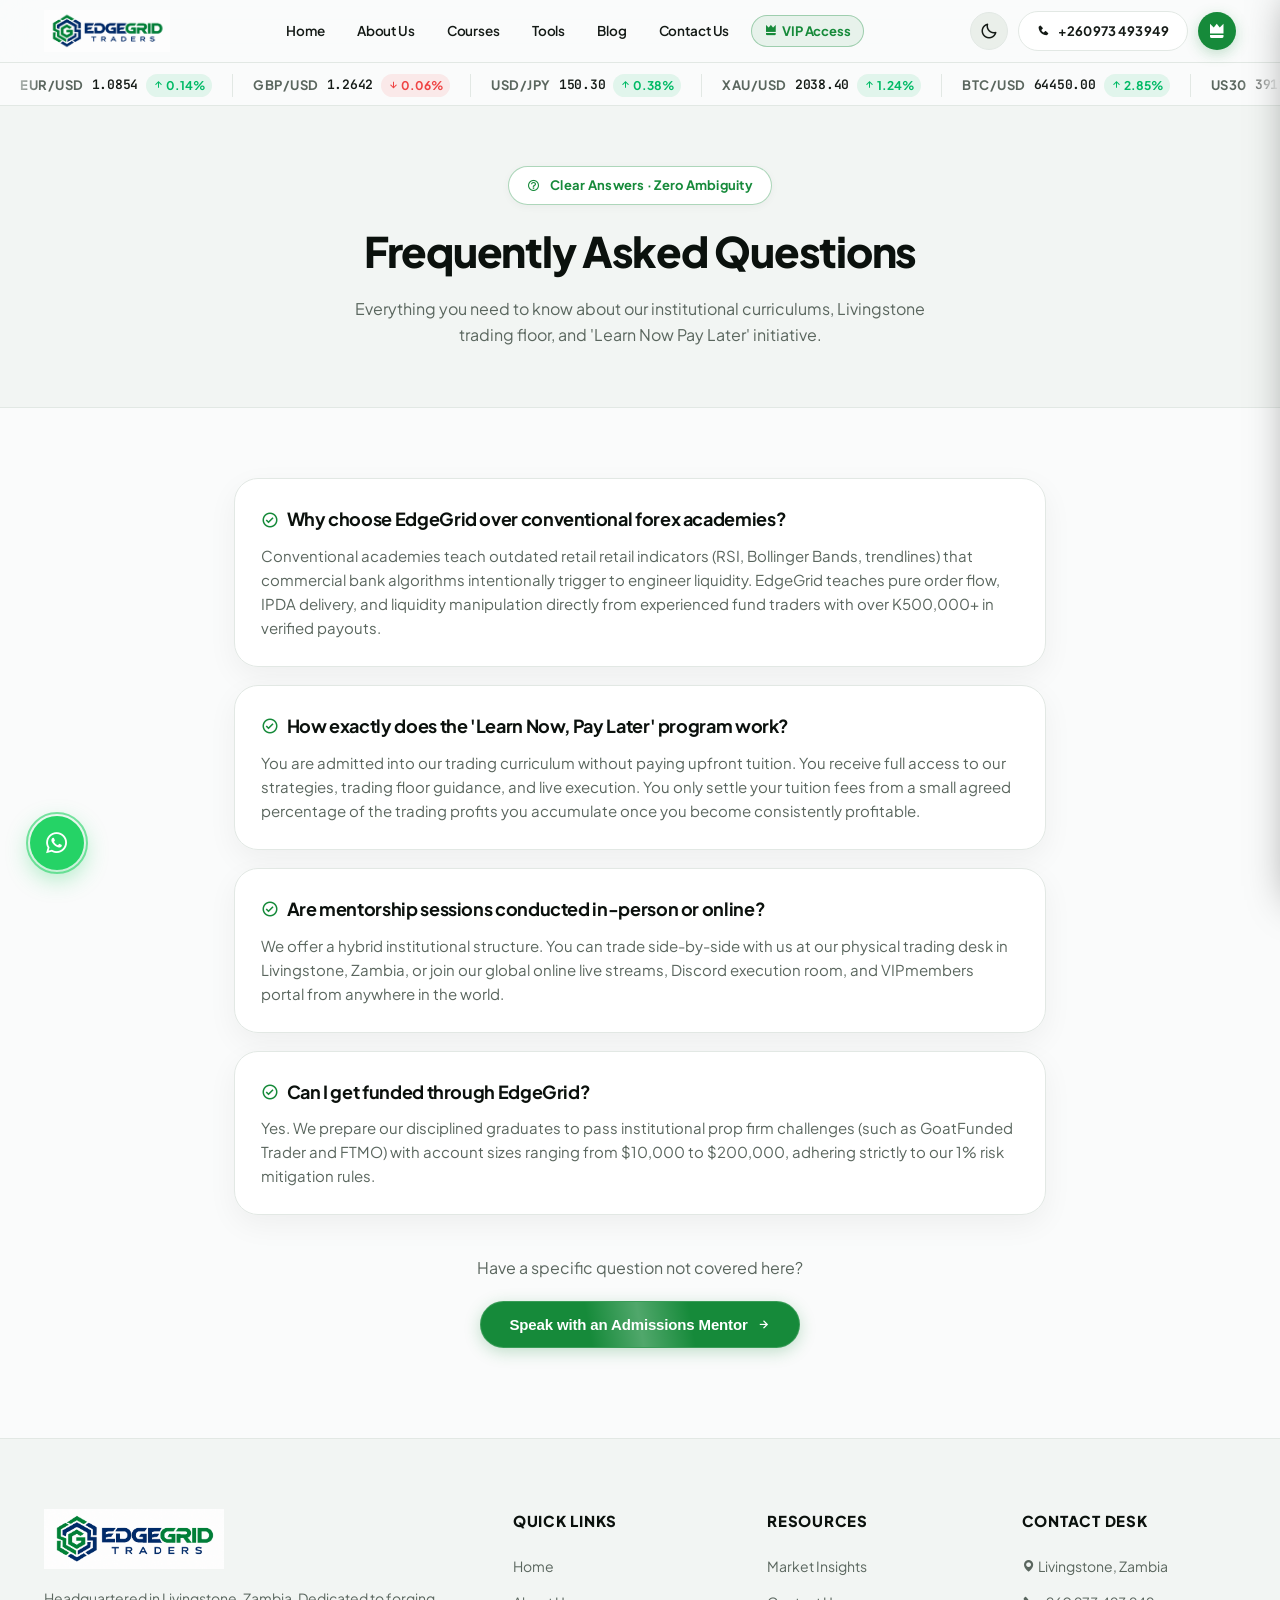
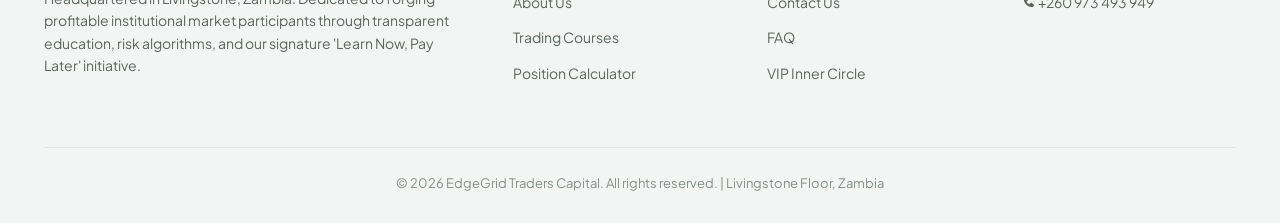
<file: faq.html>
<!DOCTYPE html>
<html lang="en" data-theme="light">

<head>
    <meta charset="UTF-8">
    <meta name="viewport" content="width=device-width, initial-scale=1.0, maximum-scale=1.0, user-scalable=no, viewport-fit=cover">
    <meta name="theme-color" content="#ffffff">
    <meta name="apple-mobile-web-app-capable" content="yes">
    <title>Frequently Asked Questions | EdgeGrid Traders Capital</title>
    <link rel="stylesheet" href="css/styles.css">
    <link href='https://unpkg.com/boxicons@2.1.4/css/boxicons.min.css' rel='stylesheet'>
</head>

<body>

    <!-- App Shell Navbar -->
    <nav class="navbar">
        <div class="container">
            <a href="index.html" class="logo">
                <img src="pictures/logo.png" alt="EdgeGrid Traders Capital Logo">
            </a>

            <div class="nav-market-status hide-mobile">
                <span class="pulse-dot"></span> Knowledge Vault
            </div>

            <ul class="nav-links">
                <li><a href="index.html">Home</a></li>
                <li><a href="about.html">About Us</a></li>
                <li><a href="courses.html">Courses</a></li>
                <li><a href="tools.html">Tools</a></li>
                <li><a href="blog.html">Blog</a></li>
                <li><a href="contact.html">Contact Us</a></li>
                <li><a href="VIPmembers.html" class="nav-vip-link"><i class='bx bxs-crown'></i> VIP Access</a></li>
            </ul>

            <div class="nav-right-actions">
                <div id="themeToggle" class="theme-toggle" title="Toggle Theme">
                    <i class='bx bx-moon'></i>
                </div>
                <div class="cta-contact">
                    <a href="tel:+260973493949" class="btn btn-outline" style="padding: 9px 18px; font-size: 13px;">
                        <i class='bx bxs-phone'></i> <span class="hide-mobile">+260 973 493 949</span>
                    </a>
                </div>
                <a href="VIPmembers.html" class="vip-top-btn" title="VIP Access">
                    <i class='bx bxs-crown'></i>
                </a>
                <button class="mobile-menu-trigger" aria-label="Open Navigation Menu">
                    <i class='bx bx-menu-alt-right'></i>
                </button>
            </div>
        </div>
    </nav>

    <!-- Page Header -->
    <div class="page-header">
        <div class="container">
            <div class="hero-badge" style="margin-bottom: 12px;">
                <i class='bx bx-help-circle'></i> Clear Answers · Zero Ambiguity
            </div>
            <h1>Frequently Asked Questions</h1>
            <p>Everything you need to know about our institutional curriculums, Livingstone trading floor, and 'Learn Now Pay Later' initiative.</p>
        </div>
    </div>

    <!-- FAQ Accordion Section -->
    <section style="padding: 70px 0 90px 0; background: var(--bg-main);">
        <div class="container" style="max-width: 860px;">
            
            <div class="card" style="margin-bottom: 18px; padding: 26px;">
                <h3 style="color: var(--secondary-color); font-size: 18px; margin-bottom: 10px; display: flex; align-items: center; gap: 8px;">
                    <i class='bx bx-check-circle' style="color: var(--primary-color);"></i> Why choose EdgeGrid over conventional forex academies?
                </h3>
                <p style="color: var(--text-light); font-size: 15px; line-height: 1.6; margin-bottom: 0;">
                    Conventional academies teach outdated retail retail indicators (RSI, Bollinger Bands, trendlines) that commercial bank algorithms intentionally trigger to engineer liquidity. EdgeGrid teaches pure order flow, IPDA delivery, and liquidity manipulation directly from experienced fund traders with over K500,000+ in verified payouts.
                </p>
            </div>

            <div class="card" style="margin-bottom: 18px; padding: 26px;">
                <h3 style="color: var(--secondary-color); font-size: 18px; margin-bottom: 10px; display: flex; align-items: center; gap: 8px;">
                    <i class='bx bx-check-circle' style="color: var(--primary-color);"></i> How exactly does the 'Learn Now, Pay Later' program work?
                </h3>
                <p style="color: var(--text-light); font-size: 15px; line-height: 1.6; margin-bottom: 0;">
                    You are admitted into our trading curriculum without paying upfront tuition. You receive full access to our strategies, trading floor guidance, and live execution. You only settle your tuition fees from a small agreed percentage of the trading profits you accumulate once you become consistently profitable.
                </p>
            </div>

            <div class="card" style="margin-bottom: 18px; padding: 26px;">
                <h3 style="color: var(--secondary-color); font-size: 18px; margin-bottom: 10px; display: flex; align-items: center; gap: 8px;">
                    <i class='bx bx-check-circle' style="color: var(--primary-color);"></i> Are mentorship sessions conducted in-person or online?
                </h3>
                <p style="color: var(--text-light); font-size: 15px; line-height: 1.6; margin-bottom: 0;">
                    We offer a hybrid institutional structure. You can trade side-by-side with us at our physical trading desk in Livingstone, Zambia, or join our global online live streams, Discord execution room, and VIPmembers portal from anywhere in the world.
                </p>
            </div>

            <div class="card" style="margin-bottom: 18px; padding: 26px;">
                <h3 style="color: var(--secondary-color); font-size: 18px; margin-bottom: 10px; display: flex; align-items: center; gap: 8px;">
                    <i class='bx bx-check-circle' style="color: var(--primary-color);"></i> Can I get funded through EdgeGrid?
                </h3>
                <p style="color: var(--text-light); font-size: 15px; line-height: 1.6; margin-bottom: 0;">
                    Yes. We prepare our disciplined graduates to pass institutional prop firm challenges (such as GoatFunded Trader and FTMO) with account sizes ranging from $10,000 to $200,000, adhering strictly to our 1% risk mitigation rules.
                </p>
            </div>

            <div style="text-align: center; margin-top: 40px;">
                <p style="color: var(--text-light); margin-bottom: 20px;">Have a specific question not covered here?</p>
                <button onclick="openEnrollModal();" class="btn btn-primary btn-glow">
                    Speak with an Admissions Mentor <i class='bx bx-right-arrow-alt'></i>
                </button>
            </div>

        </div>
    </section>

    <!-- Footer -->
    <footer>
        <div class="container">
            <div class="footer-grid">
                <div class="footer-col">
                    <img src="pictures/logo.png" alt="EdgeGrid Traders Logo" style="height: 60px; margin-bottom: 18px;">
                    <p style="font-size: 14px; line-height: 1.6; color: var(--text-light); margin-bottom: 20px;">
                        Headquartered in Livingstone, Zambia. Dedicated to forging profitable institutional market participants through transparent education, risk algorithms, and our signature 'Learn Now, Pay Later' initiative.
                    </p>
                </div>
                <div class="footer-col">
                    <h4>Quick Links</h4>
                    <ul>
                        <li><a href="index.html">Home</a></li>
                        <li><a href="about.html">About Us</a></li>
                        <li><a href="courses.html">Trading Courses</a></li>
                        <li><a href="tools.html">Position Calculator</a></li>
                    </ul>
                </div>
                <div class="footer-col">
                    <h4>Resources</h4>
                    <ul>
                        <li><a href="blog.html">Market Insights</a></li>
                        <li><a href="contact.html">Contact Us</a></li>
                        <li><a href="faq.html">FAQ</a></li>
                        <li><a href="VIPmembers.html">VIP Inner Circle</a></li>
                    </ul>
                </div>
                <div class="footer-col">
                    <h4>Contact Desk</h4>
                    <ul>
                        <li><span style="color: var(--text-light); font-size: 14px;"><i class='bx bxs-map'></i> Livingstone, Zambia</span></li>
                        <li><span style="color: var(--text-light); font-size: 14px;"><i class='bx bxs-phone'></i> +260 973 493 949</span></li>
                    </ul>
                </div>
            </div>
            <div class="footer-bottom">
                &copy; <span id="year"></span> EdgeGrid Traders Capital. All rights reserved. | Livingstone Floor, Zambia
            </div>
        </div>
    </footer>

    <!-- Mobile Slide-Out App Drawer -->
    <div class="drawer-overlay"></div>
    <div class="mobile-app-drawer">
        <div class="drawer-header">
            <div style="display: flex; align-items: center; gap: 10px;">
                <img src="pictures/logo.png" alt="EdgeGrid Logo" style="height: 36px;">
            </div>
            <div class="drawer-close"><i class='bx bx-x'></i></div>
        </div>
        <div style="padding: 16px 20px 0 20px;">
            <div style="background: var(--bg-gray); padding: 12px 14px; border-radius: 12px; display: flex; align-items: center; justify-content: space-between; border: 1px solid var(--border-color);">
                <div>
                    <div style="font-size: 11px; font-weight: 700; color: var(--text-light); text-transform: uppercase;">Trading Floor</div>
                    <div style="font-size: 13px; font-weight: 800; color: var(--secondary-color);">Livingstone HQ • Pro</div>
                </div>
                <span class="nav-market-status" style="font-size: 10px; padding: 2px 8px;"><span class="pulse-dot"></span> Live</span>
            </div>
        </div>
        <div class="drawer-menu-list">
            <a href="index.html" class="drawer-item">
                <div class="drawer-item-left"><i class='bx bxs-home-alt-2'></i> <span>Home</span></div>
                <i class='bx bx-chevron-right' style="color: var(--text-light); font-size: 16px;"></i>
            </a>
            <a href="courses.html#free-beginner-class" class="drawer-item" style="background: var(--primary-light); border: 1px solid var(--border-glow); border-radius: 12px; margin: 4px 0;">
                <div class="drawer-item-left"><i class='bx bxs-gift' style="color: var(--primary-color);"></i> <span style="color: var(--primary-color); font-weight: 700;">Free Beginner Class</span></div>
                <span style="font-size: 10px; font-weight: 800; background: var(--primary-color); color: #fff; padding: 2px 8px; border-radius: 9999px;">FREE (3 Modules)</span>
            </a>
            <a href="courses.html" class="drawer-item">
                <div class="drawer-item-left"><i class='bx bxs-graduation'></i> <span>Courses & Programs</span></div>
                <span style="font-size: 10px; font-weight: 800; background: var(--primary-light); color: var(--primary-color); padding: 2px 6px; border-radius: 9999px;">3 Active</span>
            </a>
            <a href="tools.html" class="drawer-item">
                <div class="drawer-item-left"><i class='bx bxs-calculator'></i> <span>Position Calculator</span></div>
                <i class='bx bx-chevron-right' style="color: var(--text-light); font-size: 16px;"></i>
            </a>
            <a href="VIPmembers.html" class="drawer-item" style="color: var(--primary-color); font-weight: 700;">
                <div class="drawer-item-left"><i class='bx bxs-crown'></i> <span>VIP Inner Circle</span></div>
                <span style="font-size: 10px; font-weight: 800; background: var(--primary-color); color: #fff; padding: 2px 6px; border-radius: 9999px;">PRO</span>
            </a>
            <a href="about.html" class="drawer-item">
                <div class="drawer-item-left"><i class='bx bxs-info-circle'></i> <span>About Us</span></div>
                <i class='bx bx-chevron-right' style="color: var(--text-light); font-size: 16px;"></i>
            </a>
            <a href="blog.html" class="drawer-item">
                <div class="drawer-item-left"><i class='bx bxs-news'></i> <span>Market Blog</span></div>
                <i class='bx bx-chevron-right' style="color: var(--text-light); font-size: 16px;"></i>
            </a>
            <a href="faq.html" class="drawer-item active">
                <div class="drawer-item-left"><i class='bx bxs-help-circle'></i> <span>FAQ</span></div>
                <i class='bx bx-chevron-right' style="color: var(--text-light); font-size: 16px;"></i>
            </a>
            <a href="contact.html" class="drawer-item">
                <div class="drawer-item-left"><i class='bx bxs-envelope'></i> <span>Contact Desk</span></div>
                <i class='bx bx-chevron-right' style="color: var(--text-light); font-size: 16px;"></i>
            </a>
        </div>
        <div class="drawer-footer">
            <button onclick="openEnrollModal(); closeMobileDrawer();" class="btn btn-primary" style="width: 100%; margin-bottom: 12px; font-size: 14px;">
                <i class='bx bx-edit'></i> Enroll Today
            </button>
            <a href="tel:+260973493949" class="btn btn-outline" style="width: 100%; font-size: 14px; display: flex;">
                <i class='bx bxs-phone'></i> Call Trading Desk
            </a>
        </div>
    </div>

    <!-- Mobile Bottom Navigation (Native App Feel) -->
    <div class="mobile-bottom-nav">
        <a href="index.html">
            <i class='bx bxs-home-alt-2'></i>
            <span>Home</span>
        </a>
        <a href="courses.html">
            <i class='bx bxs-graduation'></i>
            <span>Courses</span>
        </a>
        <a href="tools.html">
            <i class='bx bxs-calculator'></i>
            <span>Tools</span>
        </a>
        <a href="VIPmembers.html" class="vip-nav-tab">
            <i class='bx bxs-crown'></i>
            <span>VIP</span>
        </a>
        <a href="contact.html">
            <i class='bx bxs-chat'></i>
            <span>Contact</span>
        </a>
    </div>

    <!-- WhatsApp Floating Concierge -->
    <div class="whatsapp-container">
        <div id="waPopup" class="wa-popup">
            <div class="wa-header">
                <div style="display: flex; align-items: center; gap: 8px;">
                    <i class='bx bxl-whatsapp' style="font-size: 22px;"></i>
                    <h4 style="margin: 0; font-size: 14px;">EdgeGrid Concierge</h4>
                </div>
                <i class='bx bx-x' style="font-size: 20px; cursor: pointer;" onclick="toggleWAPopup()"></i>
            </div>
            <div class="wa-body">
                <div class="wa-message-received">
                    Welcome to EdgeGrid Traders Capital. How may our floor analysts assist you today?
                </div>
            </div>
            <div class="wa-footer">
                <input type="text" id="waMessageInput" placeholder="Type a message..." onkeypress="if(event.key === 'Enter') sendWAMessage()">
                <button onclick="sendWAMessage()" aria-label="Send WhatsApp message"><i class='bx bxs-send'></i></button>
            </div>
        </div>
        <div class="whatsapp-float" onclick="toggleWAPopup()" title="Chat on WhatsApp">
            <div class="wa-waves"></div>
            <i class='bx bxl-whatsapp'></i>
        </div>
    </div>

    <!-- Enrollment Bottom Sheet Modal -->
    <div id="enrollModal" class="enroll-modal">
        <div class="enroll-modal-content">
            <div class="enroll-modal-header">
                <h3>Start Your Trading Journey</h3>
                <i class='bx bx-x' onclick="closeEnrollModal()"></i>
            </div>
            <div class="enroll-modal-body">
                <div class="form-group">
                    <label>Full Name</label>
                    <input type="text" id="enrolName" placeholder="e.g. Kalungwe Mwenshi">
                </div>
                <div class="form-group">
                    <label>Country / City</label>
                    <input type="text" id="enrolCountry" placeholder="e.g. Zambia, Livingstone">
                </div>
                <div class="form-group">
                    <label>Trading Experience</label>
                    <select id="enrolExperience">
                        <option value="Complete Beginner">Complete Beginner</option>
                        <option value="Less than 1 year">Less than 1 year</option>
                        <option value="1-3 years">1-3 years</option>
                        <option value="3+ years (Funded Seeker)">3+ years (Funded Seeker)</option>
                    </select>
                </div>
                <div class="form-group">
                    <label>Preferred Learning Track</label>
                    <select id="enrolFunds">
                        <option value="Learn Now, Pay Later Program">Learn Now, Pay Later Program</option>
                        <option value="Elite 30-Day Training ($75)">Elite 30-Day Training ($75)</option>
                        <option value="1-on-1 Mentorship ($179)">1-on-1 Mentorship ($179)</option>
                        <option value="Advanced TFL ($349)">Advanced TFL ($349)</option>
                        <option value="VIP CAP Mastery">VIP CAP Mastery</option>
                    </select>
                </div>
                <button class="btn btn-primary" style="width: 100%; margin-top: 10px;" onclick="submitEnrollment()">
                    Submit Application <i class='bx bx-paper-plane'></i>
                </button>
            </div>
        </div>
    </div>

    <script src="js/main.js"></script>
</body>
</html>
</file>
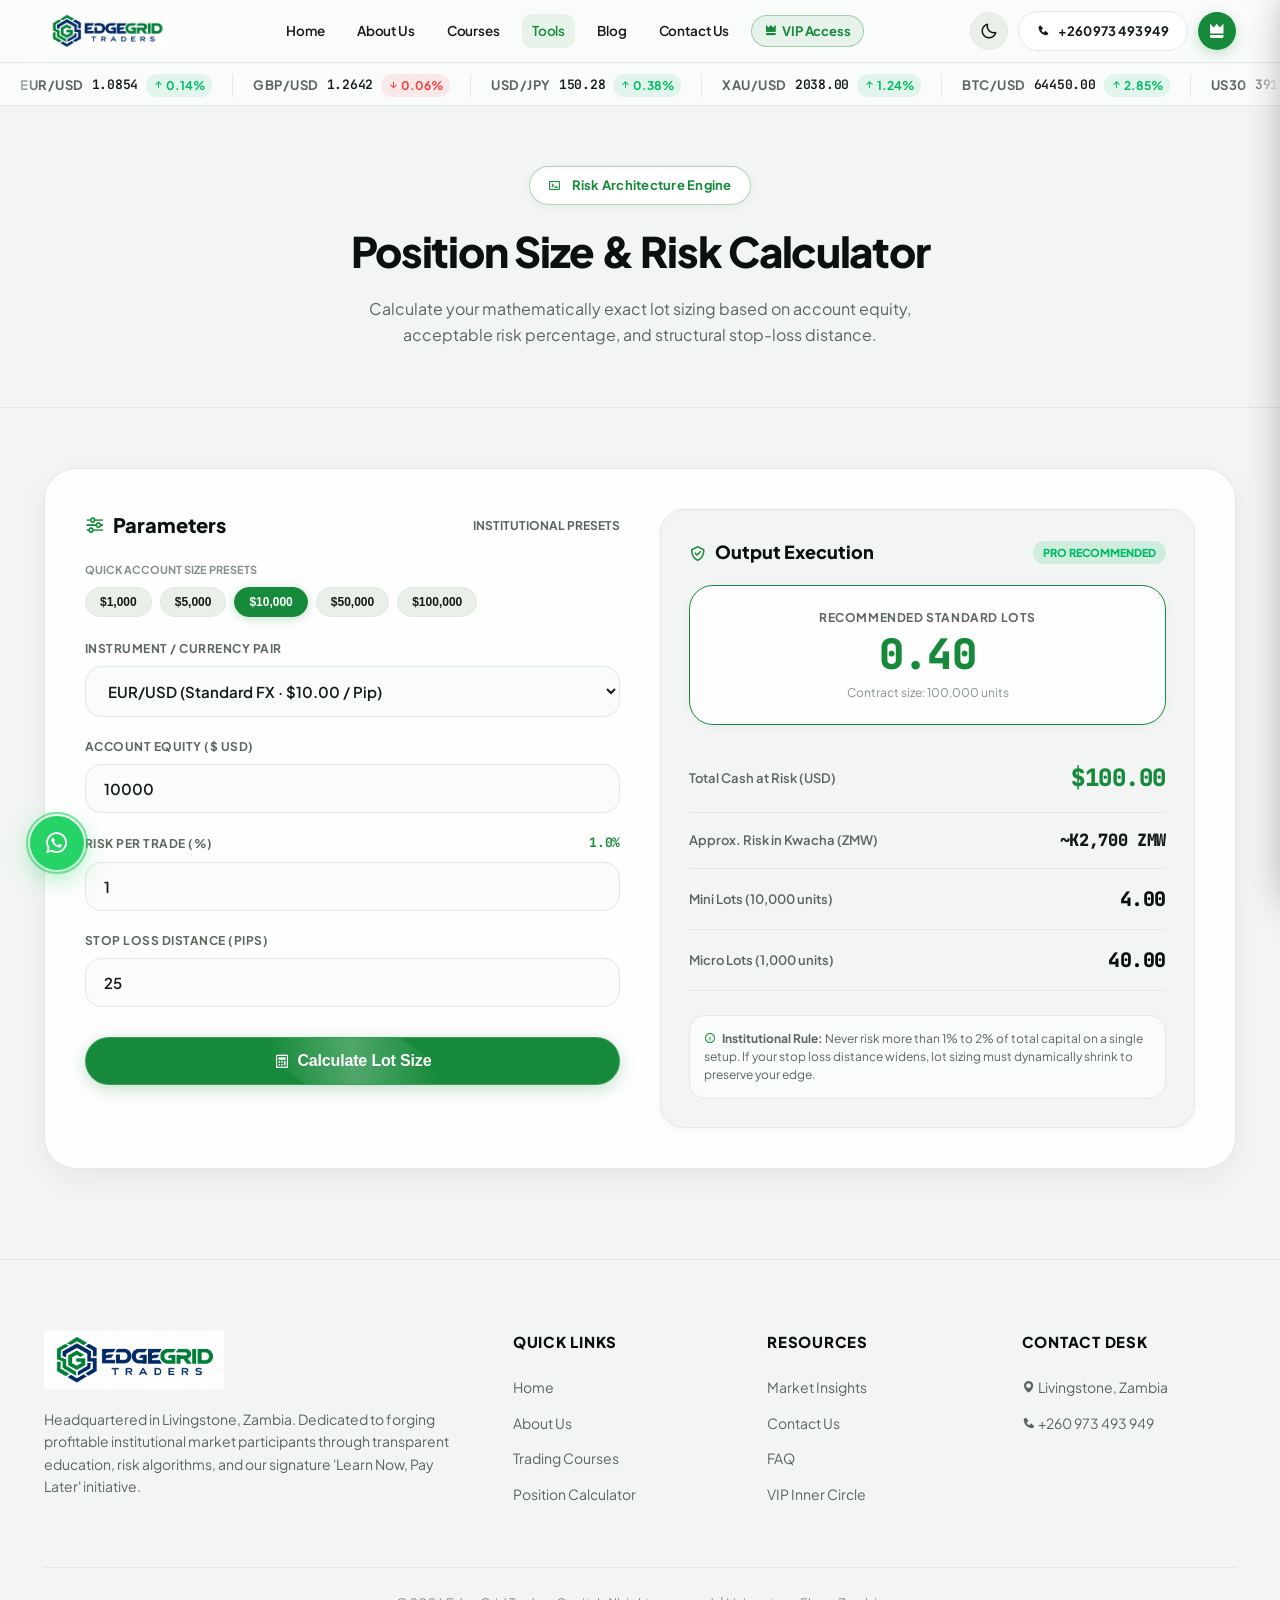
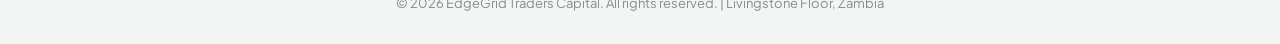
<file: tools.html>
<!DOCTYPE html>
<html lang="en" data-theme="light">

<head>
    <meta charset="UTF-8">
    <meta name="viewport" content="width=device-width, initial-scale=1.0, maximum-scale=1.0, user-scalable=no, viewport-fit=cover">
    <meta name="theme-color" content="#ffffff">
    <meta name="apple-mobile-web-app-capable" content="yes">
    <title>Institutional Position Terminal | EdgeGrid Traders Capital</title>
    <link rel="stylesheet" href="css/styles.css">
    <link href='https://unpkg.com/boxicons@2.1.4/css/boxicons.min.css' rel='stylesheet'>
</head>

<body>

    <!-- App Shell Navbar -->
    <nav class="navbar">
        <div class="container">
            <a href="index.html" class="logo">
                <img src="pictures/logo.png" alt="EdgeGrid Traders Capital Logo">
            </a>

            <div class="nav-market-status hide-mobile">
                <span class="pulse-dot"></span> Live Terminal
            </div>

            <ul class="nav-links">
                <li><a href="index.html">Home</a></li>
                <li><a href="about.html">About Us</a></li>
                <li><a href="courses.html">Courses</a></li>
                <li><a href="tools.html" class="active">Tools</a></li>
                <li><a href="blog.html">Blog</a></li>
                <li><a href="contact.html">Contact Us</a></li>
                <li><a href="VIPmembers.html" class="nav-vip-link"><i class='bx bxs-crown'></i> VIP Access</a></li>
            </ul>

            <div class="nav-right-actions">
                <div id="themeToggle" class="theme-toggle" title="Toggle Theme">
                    <i class='bx bx-moon'></i>
                </div>
                <div class="cta-contact">
                    <a href="tel:+260973493949" class="btn btn-outline" style="padding: 9px 18px; font-size: 13px;">
                        <i class='bx bxs-phone'></i> <span class="hide-mobile">+260 973 493 949</span>
                    </a>
                </div>
                <a href="VIPmembers.html" class="vip-top-btn" title="VIP Access">
                    <i class='bx bxs-crown'></i>
                </a>
                <button class="mobile-menu-trigger" aria-label="Open Navigation Menu">
                    <i class='bx bx-menu-alt-right'></i>
                </button>
            </div>
        </div>
    </nav>

    <!-- Page Header -->
    <div class="page-header">
        <div class="container">
            <div class="hero-badge" style="margin-bottom: 12px;">
                <i class='bx bx-terminal'></i> Risk Architecture Engine
            </div>
            <h1>Position Size & Risk Calculator</h1>
            <p>Calculate your mathematically exact lot sizing based on account equity, acceptable risk percentage, and structural stop-loss distance.</p>
        </div>
    </div>

    <!-- Main Terminal Console -->
    <section style="padding: 60px 0 90px 0; background: var(--bg-light);">
        <div class="container">
            <div class="terminal-card">
                <div style="display: grid; grid-template-columns: repeat(auto-fit, minmax(320px, 1fr)); gap: 40px; align-items: flex-start;">
                    
                    <!-- Left Column: Inputs -->
                    <div>
                        <div style="display: flex; align-items: center; justify-content: space-between; margin-bottom: 20px;">
                            <h3 style="font-size: 20px; font-weight: 800; color: var(--secondary-color); display: flex; align-items: center; gap: 8px;">
                                <i class='bx bx-slider-alt' style="color: var(--primary-color);"></i> Parameters
                            </h3>
                            <span style="font-size: 12px; font-weight: 700; color: var(--text-light); text-transform: uppercase;">
                                Institutional Presets
                            </span>
                        </div>

                        <!-- Quick Account Presets -->
                        <div style="margin-bottom: 22px;">
                            <label style="font-size: 11px; font-weight: 700; color: var(--text-muted); text-transform: uppercase; display: block; margin-bottom: 8px;">
                                Quick Account Size Presets
                            </label>
                            <div class="preset-pills">
                                <button type="button" class="preset-pill" onclick="setPresetBalance(1000)">$1,000</button>
                                <button type="button" class="preset-pill" onclick="setPresetBalance(5000)">$5,000</button>
                                <button type="button" class="preset-pill active" onclick="setPresetBalance(10000)">$10,000</button>
                                <button type="button" class="preset-pill" onclick="setPresetBalance(50000)">$50,000</button>
                                <button type="button" class="preset-pill" onclick="setPresetBalance(100000)">$100,000</button>
                            </div>
                        </div>

                        <div class="form-group">
                            <label for="currencyPair">Instrument / Currency Pair</label>
                            <select id="currencyPair">
                                <option value="10">EUR/USD (Standard FX · $10.00 / Pip)</option>
                                <option value="10">GBP/USD (Standard FX · $10.00 / Pip)</option>
                                <option value="10">AUD/USD (Standard FX · $10.00 / Pip)</option>
                                <option value="10">NZD/USD (Standard FX · $10.00 / Pip)</option>
                                <option value="8.5">USD/JPY (Cross FX · ~$8.50 / Pip)</option>
                                <option value="7.5">USD/CAD (Cross FX · ~$7.50 / Pip)</option>
                                <option value="11">USD/CHF (Cross FX · ~$11.00 / Pip)</option>
                                <option value="10">XAU/USD Gold (Spot · $10.00 / $1 Move)</option>
                            </select>
                        </div>

                        <div class="form-group">
                            <label for="accountBalance">Account Equity ($ USD)</label>
                            <input type="number" id="accountBalance" placeholder="e.g. 10000" min="0" step="any" value="10000">
                        </div>

                        <div class="form-group">
                            <div style="display: flex; justify-content: space-between; align-items: center; margin-bottom: 8px;">
                                <label for="riskPercentage" style="margin-bottom: 0;">Risk Per Trade (%)</label>
                                <span id="riskPercentBadge" class="mono-nums" style="font-weight: 700; color: var(--primary-color); font-size: 13px;">1.0%</span>
                            </div>
                            <input type="number" id="riskPercentage" placeholder="e.g. 1" min="0.1" max="100" step="0.1" value="1">
                        </div>

                        <div class="form-group">
                            <label for="stopLoss">Stop Loss Distance (Pips)</label>
                            <input type="number" id="stopLoss" placeholder="e.g. 25" min="1" step="any" value="25">
                        </div>

                        <button class="btn btn-primary btn-glow" id="calculateBtn" style="width: 100%; font-size: 16px; margin-top: 10px;">
                            <i class='bx bx-calculator'></i> Calculate Lot Size
                        </button>
                        <p style="color: var(--accent-rose); font-size: 13px; margin-top: 10px; display: none;" id="errorMsg">
                            Please enter valid positive numbers for all parameters.
                        </p>
                    </div>

                    <!-- Right Column: Results Output -->
                    <div>
                        <div class="calc-results-box">
                            <div style="display: flex; justify-content: space-between; align-items: center; margin-bottom: 18px;">
                                <h3 style="font-size: 18px; font-weight: 800; color: var(--secondary-color); display: flex; align-items: center; gap: 8px;">
                                    <i class='bx bx-check-shield' style="color: var(--primary-color);"></i> Output Execution
                                </h3>
                                <span id="riskSafetyBadge" style="font-size: 11px; font-weight: 800; background: rgba(0, 186, 102, 0.15); color: #00BA66; padding: 3px 10px; border-radius: var(--radius-pill);">
                                    PRO RECOMMENDED
                                </span>
                            </div>

                            <!-- Standard Lots Highlight -->
                            <div style="background: var(--card-bg); border: 1.5px solid var(--primary-color); padding: 22px; border-radius: var(--radius-lg); margin-bottom: 20px; text-align: center; box-shadow: var(--shadow-sm);">
                                <div style="font-size: 12px; font-weight: 700; color: var(--text-light); text-transform: uppercase; letter-spacing: 0.05em; margin-bottom: 6px;">
                                    Recommended Standard Lots
                                </div>
                                <div id="standardLots" class="mono-nums" style="font-size: 42px; font-weight: 800; color: var(--primary-color); line-height: 1;">
                                    0.40
                                </div>
                                <div style="font-size: 12px; color: var(--text-muted); margin-top: 8px;">
                                    Contract size: 100,000 units
                                </div>
                            </div>

                            <!-- Detailed Result Items -->
                            <div class="calc-result-item">
                                <span class="calc-result-label">Total Cash at Risk (USD)</span>
                                <span id="moneyRisk" class="calc-result-val highlight mono-nums">$100.00</span>
                            </div>

                            <div class="calc-result-item">
                                <span class="calc-result-label">Approx. Risk in Kwacha (ZMW)</span>
                                <span id="kwachaRisk" class="calc-result-val mono-nums" style="color: var(--text-main); font-size: 17px;">~K2,700 ZMW</span>
                            </div>

                            <div class="calc-result-item">
                                <span class="calc-result-label">Mini Lots (10,000 units)</span>
                                <span id="miniLots" class="calc-result-val mono-nums">4.00</span>
                            </div>

                            <div class="calc-result-item">
                                <span class="calc-result-label">Micro Lots (1,000 units)</span>
                                <span id="microLots" class="calc-result-val mono-nums">40.00</span>
                            </div>

                            <div style="margin-top: 24px; padding: 14px; background: var(--bg-main); border: 1px solid var(--border-color); border-radius: var(--radius-md); font-size: 12px; color: var(--text-light); line-height: 1.5;">
                                <i class='bx bx-info-circle' style="color: var(--primary-color); margin-right: 4px;"></i>
                                <b>Institutional Rule:</b> Never risk more than 1% to 2% of total capital on a single setup. If your stop loss distance widens, lot sizing must dynamically shrink to preserve your edge.
                            </div>
                        </div>
                    </div>

                </div>
            </div>
        </div>
    </section>

    <!-- Footer -->
    <footer>
        <div class="container">
            <div class="footer-grid">
                <div class="footer-col">
                    <img src="pictures/logo.png" alt="EdgeGrid Traders Logo" style="height: 60px; margin-bottom: 18px;">
                    <p style="font-size: 14px; line-height: 1.6; color: var(--text-light); margin-bottom: 20px;">
                        Headquartered in Livingstone, Zambia. Dedicated to forging profitable institutional market participants through transparent education, risk algorithms, and our signature 'Learn Now, Pay Later' initiative.
                    </p>
                </div>
                <div class="footer-col">
                    <h4>Quick Links</h4>
                    <ul>
                        <li><a href="index.html">Home</a></li>
                        <li><a href="about.html">About Us</a></li>
                        <li><a href="courses.html">Trading Courses</a></li>
                        <li><a href="tools.html">Position Calculator</a></li>
                    </ul>
                </div>
                <div class="footer-col">
                    <h4>Resources</h4>
                    <ul>
                        <li><a href="blog.html">Market Insights</a></li>
                        <li><a href="contact.html">Contact Us</a></li>
                        <li><a href="faq.html">FAQ</a></li>
                        <li><a href="VIPmembers.html">VIP Inner Circle</a></li>
                    </ul>
                </div>
                <div class="footer-col">
                    <h4>Contact Desk</h4>
                    <ul>
                        <li><span style="color: var(--text-light); font-size: 14px;"><i class='bx bxs-map'></i> Livingstone, Zambia</span></li>
                        <li><span style="color: var(--text-light); font-size: 14px;"><i class='bx bxs-phone'></i> +260 973 493 949</span></li>
                    </ul>
                </div>
            </div>
            <div class="footer-bottom">
                &copy; <span id="year"></span> EdgeGrid Traders Capital. All rights reserved. | Livingstone Floor, Zambia
            </div>
        </div>
    </footer>

    <!-- Mobile Slide-Out App Drawer -->
    <div class="drawer-overlay"></div>
    <div class="mobile-app-drawer">
        <div class="drawer-header">
            <div style="display: flex; align-items: center; gap: 10px;">
                <img src="pictures/logo.png" alt="EdgeGrid Logo" style="height: 36px;">
            </div>
            <div class="drawer-close"><i class='bx bx-x'></i></div>
        </div>
        <div style="padding: 16px 20px 0 20px;">
            <div style="background: var(--bg-gray); padding: 12px 14px; border-radius: 12px; display: flex; align-items: center; justify-content: space-between; border: 1px solid var(--border-color);">
                <div>
                    <div style="font-size: 11px; font-weight: 700; color: var(--text-light); text-transform: uppercase;">Trading Floor</div>
                    <div style="font-size: 13px; font-weight: 800; color: var(--secondary-color);">Livingstone HQ • Pro</div>
                </div>
                <span class="nav-market-status" style="font-size: 10px; padding: 2px 8px;"><span class="pulse-dot"></span> Live</span>
            </div>
        </div>
        <div class="drawer-menu-list">
            <a href="index.html" class="drawer-item">
                <div class="drawer-item-left"><i class='bx bxs-home-alt-2'></i> <span>Home</span></div>
                <i class='bx bx-chevron-right' style="color: var(--text-light); font-size: 16px;"></i>
            </a>
            <a href="courses.html#free-beginner-class" class="drawer-item" style="background: var(--primary-light); border: 1px solid var(--border-glow); border-radius: 12px; margin: 4px 0;">
                <div class="drawer-item-left"><i class='bx bxs-gift' style="color: var(--primary-color);"></i> <span style="color: var(--primary-color); font-weight: 700;">Free Beginner Class</span></div>
                <span style="font-size: 10px; font-weight: 800; background: var(--primary-color); color: #fff; padding: 2px 8px; border-radius: 9999px;">FREE (3 Modules)</span>
            </a>
            <a href="courses.html" class="drawer-item">
                <div class="drawer-item-left"><i class='bx bxs-graduation'></i> <span>Courses & Programs</span></div>
                <span style="font-size: 10px; font-weight: 800; background: var(--primary-light); color: var(--primary-color); padding: 2px 6px; border-radius: 9999px;">3 Active</span>
            </a>
            <a href="tools.html" class="drawer-item active">
                <div class="drawer-item-left"><i class='bx bxs-calculator'></i> <span>Position Calculator</span></div>
                <i class='bx bx-chevron-right' style="color: var(--text-light); font-size: 16px;"></i>
            </a>
            <a href="VIPmembers.html" class="drawer-item" style="color: var(--primary-color); font-weight: 700;">
                <div class="drawer-item-left"><i class='bx bxs-crown'></i> <span>VIP Inner Circle</span></div>
                <span style="font-size: 10px; font-weight: 800; background: var(--primary-color); color: #fff; padding: 2px 6px; border-radius: 9999px;">PRO</span>
            </a>
            <a href="about.html" class="drawer-item">
                <div class="drawer-item-left"><i class='bx bxs-info-circle'></i> <span>About Us</span></div>
                <i class='bx bx-chevron-right' style="color: var(--text-light); font-size: 16px;"></i>
            </a>
            <a href="blog.html" class="drawer-item">
                <div class="drawer-item-left"><i class='bx bxs-news'></i> <span>Market Blog</span></div>
                <i class='bx bx-chevron-right' style="color: var(--text-light); font-size: 16px;"></i>
            </a>
            <a href="faq.html" class="drawer-item">
                <div class="drawer-item-left"><i class='bx bxs-help-circle'></i> <span>FAQ</span></div>
                <i class='bx bx-chevron-right' style="color: var(--text-light); font-size: 16px;"></i>
            </a>
            <a href="contact.html" class="drawer-item">
                <div class="drawer-item-left"><i class='bx bxs-envelope'></i> <span>Contact Desk</span></div>
                <i class='bx bx-chevron-right' style="color: var(--text-light); font-size: 16px;"></i>
            </a>
        </div>
        <div class="drawer-footer">
            <button onclick="openEnrollModal(); closeMobileDrawer();" class="btn btn-primary" style="width: 100%; margin-bottom: 12px; font-size: 14px;">
                <i class='bx bx-edit'></i> Enroll Today
            </button>
            <a href="tel:+260973493949" class="btn btn-outline" style="width: 100%; font-size: 14px; display: flex;">
                <i class='bx bxs-phone'></i> Call Trading Desk
            </a>
        </div>
    </div>

    <!-- Mobile Bottom Navigation (Native App Feel) -->
    <div class="mobile-bottom-nav">
        <a href="index.html">
            <i class='bx bxs-home-alt-2'></i>
            <span>Home</span>
        </a>
        <a href="courses.html">
            <i class='bx bxs-graduation'></i>
            <span>Courses</span>
        </a>
        <a href="tools.html" class="active">
            <i class='bx bxs-calculator'></i>
            <span>Tools</span>
        </a>
        <a href="VIPmembers.html" class="vip-nav-tab">
            <i class='bx bxs-crown'></i>
            <span>VIP</span>
        </a>
        <a href="contact.html">
            <i class='bx bxs-chat'></i>
            <span>Contact</span>
        </a>
    </div>

    <!-- WhatsApp Floating Concierge -->
    <div class="whatsapp-container">
        <div id="waPopup" class="wa-popup">
            <div class="wa-header">
                <div style="display: flex; align-items: center; gap: 8px;">
                    <i class='bx bxl-whatsapp' style="font-size: 22px;"></i>
                    <h4 style="margin: 0; font-size: 14px;">EdgeGrid Concierge</h4>
                </div>
                <i class='bx bx-x' style="font-size: 20px; cursor: pointer;" onclick="toggleWAPopup()"></i>
            </div>
            <div class="wa-body">
                <div class="wa-message-received">
                    Welcome to EdgeGrid Traders Capital. How may our floor analysts assist your trading journey today?
                </div>
            </div>
            <div class="wa-footer">
                <input type="text" id="waMessageInput" placeholder="Type a message..." onkeypress="if(event.key === 'Enter') sendWAMessage()">
                <button onclick="sendWAMessage()" aria-label="Send WhatsApp message"><i class='bx bxs-send'></i></button>
            </div>
        </div>
        <div class="whatsapp-float" onclick="toggleWAPopup()" title="Chat on WhatsApp">
            <div class="wa-waves"></div>
            <i class='bx bxl-whatsapp'></i>
        </div>
    </div>

    <!-- Enrollment Bottom Sheet Modal -->
    <div id="enrollModal" class="enroll-modal">
        <div class="enroll-modal-content">
            <div class="enroll-modal-header">
                <h3>Start Your Trading Journey</h3>
                <i class='bx bx-x' onclick="closeEnrollModal()"></i>
            </div>
            <div class="enroll-modal-body">
                <div class="form-group">
                    <label>Full Name</label>
                    <input type="text" id="enrolName" placeholder="e.g. Kalungwe Mwenshi">
                </div>
                <div class="form-group">
                    <label>Country / City</label>
                    <input type="text" id="enrolCountry" placeholder="e.g. Zambia, Livingstone">
                </div>
                <div class="form-group">
                    <label>Trading Experience</label>
                    <select id="enrolExperience">
                        <option value="Complete Beginner">Complete Beginner</option>
                        <option value="Less than 1 year">Less than 1 year</option>
                        <option value="1-3 years">1-3 years</option>
                        <option value="3+ years (Funded Seeker)">3+ years (Funded Seeker)</option>
                    </select>
                </div>
                <div class="form-group">
                    <label>Preferred Learning Track</label>
                    <select id="enrolFunds">
                        <option value="Learn Now, Pay Later Program">Learn Now, Pay Later Program</option>
                        <option value="Elite 30-Day Training ($75)">Elite 30-Day Training ($75)</option>
                        <option value="Extra Earners ($179)">Extra Earners ($179)</option>
                        <option value="VIP CAP Mastery ($349)">VIP CAP Mastery ($349)</option>
                    </select>
                </div>
                <button class="btn btn-primary" style="width: 100%; margin-top: 10px;" onclick="submitEnrollment()">
                    Submit Application <i class='bx bx-paper-plane'></i>
                </button>
            </div>
        </div>
    </div>

    <script src="js/main.js"></script>
    <script src="js/calculator.js"></script>
    <script>
        function setPresetBalance(amount) {
            document.getElementById('accountBalance').value = amount;
            document.querySelectorAll('.preset-pill').forEach(btn => {
                if (btn.textContent.includes(amount.toLocaleString())) {
                    btn.classList.add('active');
                } else {
                    btn.classList.remove('active');
                }
            });
            // Auto trigger calculation
            if (typeof triggerCalculation === 'function') {
                triggerCalculation();
            }
        }
    </script>
</body>
</html>
</file>
<file: css/styles.css>
/* ==========================================================================
   EDGEGRID TRADERS CAPITAL | BILLION-DOLLAR FINTECH DESIGN SYSTEM
   Brand Color: #168A3A | Native Mobile App Feel | High-Frequency Trading Terminal
   ========================================================================== */

@import url('https://fonts.googleapis.com/css2?family=Plus+Jakarta+Sans:ital,wght@0,300;0,400;0,500;0,600;0,700;0,800;1,400;1,600&family=JetBrains+Mono:wght@400;500;600;700&display=swap');

/* --- Root Variables (Light Theme: Alabaster & Diamond) --- */
:root {
  --primary-color: #168A3A;
  --primary-hover: #127130;
  --primary-glow: rgba(22, 138, 58, 0.25);
  --primary-light: rgba(22, 138, 58, 0.08);
  --accent-emerald: #00BA66;
  --accent-cyan: #00D4FF;
  --accent-amber: #F59E0B;
  --accent-rose: #EF4444;

  --secondary-color: #0B110D;
  --text-main: #141A16;
  --text-light: #5A665E;
  --text-muted: #849187;

  --bg-main: #FAFBFB;
  --bg-light: #F2F5F3;
  --bg-gray: #EAEFEA;
  --card-bg: rgba(255, 255, 255, 0.95);
  --card-bg-subtle: #F8FAF9;
  --nav-bg: rgba(250, 251, 251, 0.85);
  --modal-bg: rgba(255, 255, 255, 0.98);

  --gold-gradient: linear-gradient(135deg, #168A3A 0%, #1ca846 100%);
  --vip-gold: #168A3A;

  --border-color: #E2E8E4;
  --border-subtle: rgba(0, 0, 0, 0.06);
  --border-glow: rgba(22, 138, 58, 0.35);

  --shadow-sm: 0 2px 8px rgba(0, 0, 0, 0.04);
  --shadow: 0 10px 30px rgba(0, 0, 0, 0.05);
  --shadow-lg: 0 24px 60px rgba(22, 138, 58, 0.1);
  --shadow-glow: 0 0 35px rgba(22, 138, 58, 0.25);

  --font-sans: 'Plus Jakarta Sans', -apple-system, BlinkMacSystemFont, sans-serif;
  --font-mono: 'JetBrains Mono', monospace;
  --radius-sm: 10px;
  --radius-md: 16px;
  --radius-lg: 24px;
  --radius-xl: 32px;
  --radius-pill: 9999px;

  --app-bar-bg: rgba(255, 255, 255, 0.94);
  --app-bar-border: rgba(0, 0, 0, 0.06);
  --bottom-nav-height: 68px;
}

/* --- Dark Theme: Luxury Obsidian Slate & Emerald Pulse --- */
[data-theme="dark"] {
  --primary-color: #168A3A;
  --primary-hover: #1ca846;
  --primary-glow: rgba(22, 138, 58, 0.4);
  --primary-light: rgba(22, 138, 58, 0.12);
  --accent-emerald: #00FF88;
  --accent-cyan: #38BDF8;
  --accent-amber: #FBBF24;
  --accent-rose: #F87171;

  --secondary-color: #FFFFFF;
  --text-main: #F4F7F5;
  --text-light: #9AA79E;
  --text-muted: #67756B;

  --bg-main: #060806;
  --bg-light: #0B0F0C;
  --bg-gray: #121814;
  --card-bg: rgba(13, 18, 14, 0.85);
  --card-bg-subtle: #0E130F;
  --nav-bg: rgba(6, 8, 6, 0.88);
  --modal-bg: rgba(11, 15, 12, 0.98);

  --gold-gradient: linear-gradient(135deg, #168A3A 0%, #00ff88 100%);
  --vip-gold: #168A3A;

  --border-color: rgba(255, 255, 255, 0.08);
  --border-subtle: rgba(255, 255, 255, 0.04);
  --border-glow: rgba(22, 138, 58, 0.45);

  --shadow-sm: 0 4px 12px rgba(0, 0, 0, 0.4);
  --shadow: 0 16px 40px rgba(0, 0, 0, 0.6);
  --shadow-lg: 0 30px 70px rgba(0, 0, 0, 0.8);
  --shadow-glow: 0 0 45px rgba(22, 138, 58, 0.35);

  --app-bar-bg: rgba(8, 11, 9, 0.92);
  --app-bar-border: rgba(255, 255, 255, 0.08);
}

/* --- Global Reset & App Fundamentals --- */
*, *::before, *::after {
  margin: 0;
  padding: 0;
  box-sizing: border-box;
  -webkit-tap-highlight-color: transparent;
}

html {
  scroll-behavior: smooth;
  font-size: 16px;
  -webkit-text-size-adjust: 100%;
}

body {
  background-color: var(--bg-main);
  color: var(--text-main);
  font-family: var(--font-sans);
  line-height: 1.6;
  overflow-x: hidden;
  position: relative;
  min-height: 100vh;
  -webkit-font-smoothing: antialiased;
  -moz-osx-font-smoothing: grayscale;
  transition: background-color 0.3s cubic-bezier(0.4, 0, 0.2, 1), color 0.3s cubic-bezier(0.4, 0, 0.2, 1);
}

/* Monospace Figures for Financial Accuracy */
.mono-nums, .ticker__price, .stat-widget h3, .calc-result-val {
  font-family: var(--font-mono);
  font-variant-numeric: tabular-nums;
  letter-spacing: -0.02em;
}

a {
  text-decoration: none;
  color: inherit;
  transition: all 0.25s ease;
}

ul {
  list-style: none;
}

img {
  max-width: 100%;
  height: auto;
  display: block;
}

/* --- Base Layout --- */
.container {
  max-width: 1240px;
  margin: 0 auto;
  padding: 0 24px;
}

.relative-z {
  position: relative;
  z-index: 2;
}

/* --- Section Title Utility --- */
.section-title {
  text-align: center;
  margin-bottom: 50px;
}

.section-title h2 {
  font-size: 38px;
  font-weight: 800;
  letter-spacing: -0.03em;
  color: var(--secondary-color);
  margin-bottom: 12px;
  line-height: 1.2;
}

.section-title p {
  color: var(--text-light);
  max-width: 620px;
  margin: 0 auto;
  font-size: 16px;
  line-height: 1.6;
}

/* ==========================================================================
   NAVIGATION & APP TOP-BAR
   ========================================================================== */
.navbar {
  background-color: var(--nav-bg);
  backdrop-filter: blur(20px);
  -webkit-backdrop-filter: blur(20px);
  border-bottom: 1px solid var(--border-color);
  position: sticky;
  top: 0;
  z-index: 1000;
  transition: all 0.3s ease;
  padding: 10px 0;
}

.navbar .container {
  display: flex;
  justify-content: space-between;
  align-items: center;
  gap: 16px;
}

.logo {
  display: flex;
  align-items: center;
  gap: 10px;
  flex-shrink: 0;
}

.logo img {
  height: 42px;
  width: auto;
  object-fit: contain;
  transition: transform 0.3s ease;
}

[data-theme="dark"] .logo img {
  filter: brightness(1.08) drop-shadow(0 0 16px rgba(22, 138, 58, 0.25));
}

.logo:hover img {
  transform: scale(1.03);
}

/* Live Market Indicator in Nav */
.nav-market-status {
  display: inline-flex;
  align-items: center;
  gap: 6px;
  padding: 4px 10px;
  background: var(--primary-light);
  border: 1px solid var(--border-glow);
  border-radius: var(--radius-pill);
  font-size: 11px;
  font-weight: 700;
  color: var(--primary-color);
  letter-spacing: 0.05em;
  text-transform: uppercase;
  white-space: nowrap;
  flex-shrink: 0;
}

.nav-links {
  display: flex;
  align-items: center;
  gap: 12px;
  list-style: none;
  margin: 0;
  padding: 0;
  flex-shrink: 0;
}

.nav-links li {
  white-space: nowrap;
  flex-shrink: 0;
}

.nav-links a {
  font-weight: 600;
  color: var(--text-main);
  font-size: 13.5px;
  letter-spacing: -0.01em;
  padding: 6px 10px;
  border-radius: var(--radius-sm);
  transition: all 0.2s ease;
  white-space: nowrap;
  display: inline-flex;
  align-items: center;
}

.nav-links a:hover,
.nav-links a.active {
  color: var(--primary-color);
  background: var(--primary-light);
}

.nav-vip-link {
  color: var(--primary-color) !important;
  font-weight: 700 !important;
  display: inline-flex;
  align-items: center;
  gap: 5px;
  background: var(--primary-light) !important;
  border: 1px solid var(--border-glow);
  border-radius: var(--radius-pill) !important;
  padding: 5px 12px !important;
  font-size: 13px !important;
  white-space: nowrap !important;
}

.nav-right-actions {
  display: flex;
  align-items: center;
  gap: 10px;
  flex-shrink: 0;
}

.theme-toggle {
  display: flex;
  align-items: center;
  justify-content: center;
  width: 38px;
  height: 38px;
  border-radius: 50%;
  background: var(--bg-gray);
  color: var(--text-main);
  cursor: pointer;
  transition: all 0.3s ease;
  font-size: 18px;
  border: 1px solid var(--border-color);
  flex-shrink: 0;
}

.theme-toggle:hover {
  background: var(--primary-color);
  color: #fff;
  border-color: var(--primary-color);
  transform: translateY(-2px);
  box-shadow: 0 4px 14px var(--primary-glow);
}

[data-theme="dark"] .theme-toggle i {
  transform: rotate(360deg);
  transition: transform 0.5s ease;
}

.vip-top-btn {
  display: flex;
  justify-content: center;
  align-items: center;
  width: 38px;
  height: 38px;
  background: var(--primary-color);
  color: #fff !important;
  border-radius: 50%;
  font-size: 18px;
  box-shadow: 0 4px 14px var(--primary-glow);
  transition: transform 0.3s ease, box-shadow 0.3s ease;
  border: none;
  flex-shrink: 0;
}

.vip-top-btn:hover {
  transform: scale(1.08) translateY(-2px);
  box-shadow: 0 8px 24px var(--primary-glow);
}

/* Mobile Drawer Hamburger Trigger */
.mobile-menu-trigger {
  display: none;
  align-items: center;
  justify-content: center;
  width: 40px;
  height: 40px;
  border-radius: var(--radius-sm);
  background: var(--bg-gray);
  border: 1px solid var(--border-color);
  color: var(--text-main);
  font-size: 22px;
  cursor: pointer;
  transition: all 0.2s ease;
}

.mobile-menu-trigger:active {
  transform: scale(0.92);
}

/* ==========================================================================
   BUTTONS (BILLION-DOLLAR FINTECH STYLE)
   ========================================================================== */
.btn {
  display: inline-flex;
  align-items: center;
  justify-content: center;
  gap: 8px;
  padding: 14px 28px;
  border-radius: var(--radius-pill);
  font-weight: 700;
  font-size: 15px;
  letter-spacing: -0.01em;
  cursor: pointer;
  transition: all 0.25s cubic-bezier(0.4, 0, 0.2, 1);
  border: 1px solid transparent;
  text-align: center;
  white-space: nowrap;
  user-select: none;
}

.btn:active {
  transform: scale(0.97);
}

.btn-primary {
  background: var(--primary-color);
  color: #ffffff !important;
  box-shadow: 0 4px 16px var(--primary-glow);
  border-color: rgba(255, 255, 255, 0.15);
}

.btn-primary:hover {
  background: var(--primary-hover);
  transform: translateY(-2px);
  box-shadow: 0 8px 24px var(--primary-glow);
}

.btn-glow {
  position: relative;
  overflow: hidden;
}

.btn-glow::after {
  content: '';
  position: absolute;
  top: -50%;
  left: -50%;
  width: 200%;
  height: 200%;
  background: linear-gradient(45deg, transparent 40%, rgba(255,255,255,0.25) 50%, transparent 60%);
  transform: rotate(35deg);
  animation: btnShine 4.5s infinite;
  pointer-events: none;
}

@keyframes btnShine {
  0%, 80% { transform: translateX(-100%) rotate(35deg); }
  100% { transform: translateX(100%) rotate(35deg); }
}

.btn-outline {
  border: 1.5px solid var(--border-color);
  color: var(--text-main);
  background: var(--card-bg);
}

.btn-outline:hover {
  border-color: var(--primary-color);
  color: var(--primary-color);
  background: var(--primary-light);
  transform: translateY(-2px);
}

.btn-glass {
  background: rgba(255, 255, 255, 0.05);
  backdrop-filter: blur(12px);
  -webkit-backdrop-filter: blur(12px);
  border: 1px solid var(--border-color);
  color: var(--text-main);
}

.btn-glass:hover {
  background: var(--primary-light);
  border-color: var(--primary-color);
  color: var(--primary-color);
}

.btn-group {
  display: flex;
  gap: 16px;
  justify-content: center;
  align-items: center;
  flex-wrap: wrap;
}

/* ==========================================================================
   WALL STREET TICKER STRIP
   ========================================================================== */
.ticker-wrap {
  width: 100%;
  overflow: hidden;
  background: var(--bg-main);
  border-bottom: 1px solid var(--border-color);
  padding: 8px 0;
  box-sizing: border-box;
  position: relative;
  z-index: 990;
}

.ticker-wrap::before,
.ticker-wrap::after {
  content: '';
  position: absolute;
  top: 0;
  bottom: 0;
  width: 40px;
  z-index: 2;
  pointer-events: none;
}

.ticker-wrap::before {
  left: 0;
  background: linear-gradient(to right, var(--bg-main), transparent);
}

.ticker-wrap::after {
  right: 0;
  background: linear-gradient(to left, var(--bg-main), transparent);
}

.ticker {
  display: inline-flex;
  white-space: nowrap;
  animation: tickerAnim 40s linear infinite;
}

.ticker:hover {
  animation-play-state: paused;
}

.ticker__item {
  display: inline-flex;
  align-items: center;
  gap: 8px;
  padding: 0 20px;
  font-size: 13px;
  font-weight: 600;
  color: var(--text-main);
  border-right: 1px solid var(--border-color);
}

.ticker__symbol {
  font-weight: 700;
  color: var(--text-light);
  letter-spacing: 0.04em;
}

.ticker__price {
  font-weight: 600;
}

.ticker__change {
  display: inline-flex;
  align-items: center;
  gap: 2px;
  font-size: 12px;
  font-weight: 700;
  padding: 2px 6px;
  border-radius: var(--radius-pill);
}

.ticker__change.positive {
  color: #00BA66;
  background: rgba(0, 186, 102, 0.1);
}

[data-theme="dark"] .ticker__change.positive {
  color: #00FF88;
  background: rgba(0, 255, 136, 0.12);
}

.ticker__change.negative {
  color: #EF4444;
  background: rgba(239, 68, 68, 0.1);
}

.price-flash-up {
  animation: flashGreen 0.7s ease-out;
}

.price-flash-down {
  animation: flashRed 0.7s ease-out;
}

@keyframes flashGreen {
  0% { background-color: rgba(22, 138, 58, 0.4); color: #fff; }
  100% { background-color: transparent; }
}

@keyframes flashRed {
  0% { background-color: rgba(239, 68, 68, 0.4); color: #fff; }
  100% { background-color: transparent; }
}

@keyframes tickerAnim {
  0% { transform: translate3d(0, 0, 0); }
  100% { transform: translate3d(-50%, 0, 0); }
}

/* ==========================================================================
   HERO SECTION (FINTECH INSTITUTIONAL MESH)
   ========================================================================== */
.hero {
  position: relative;
  padding: 90px 0 70px 0;
  text-align: center;
  background: var(--bg-main);
  overflow: hidden;
}

.hero-bg-elements {
  position: absolute;
  top: 0; left: 0; width: 100%; height: 100%;
  pointer-events: none;
  overflow: hidden;
  z-index: 1;
}

/* Bloomberg/Stripe ambient gradient mesh */
.hero::before {
  content: '';
  position: absolute;
  top: 0; left: 0; width: 100%; height: 100%;
  background: radial-gradient(circle at 50% 15%, rgba(22, 138, 58, 0.18) 0%, transparent 65%);
  pointer-events: none;
  z-index: 1;
}

[data-theme="dark"] .hero::before {
  background: radial-gradient(circle at 50% 15%, rgba(22, 138, 58, 0.28) 0%, transparent 60%);
}

.glow-orb {
  position: absolute;
  border-radius: 50%;
  filter: blur(90px);
  opacity: 0.15;
  animation: floatOrb 10s infinite alternate ease-in-out;
}

.glow-orb.gold {
  width: 450px;
  height: 450px;
  background: var(--primary-color);
  top: -120px;
  right: 5%;
}

.glow-orb.dark {
  width: 500px;
  height: 500px;
  background: rgba(0, 255, 136, 0.2);
  bottom: -150px;
  left: 5%;
  animation-delay: -5s;
}

@keyframes floatOrb {
  0% { transform: translate(0, 0) scale(1); }
  100% { transform: translate(30px, 40px) scale(1.08); }
}

.hero-badge {
  display: inline-flex;
  align-items: center;
  gap: 10px;
  padding: 8px 18px;
  background: var(--card-bg);
  border: 1px solid var(--border-glow);
  border-radius: var(--radius-pill);
  font-size: 13px;
  font-weight: 700;
  color: var(--primary-color);
  margin-bottom: 24px;
  box-shadow: var(--shadow-sm);
  letter-spacing: 0.02em;
}

.pulse-dot {
  width: 8px;
  height: 8px;
  background-color: var(--accent-emerald);
  border-radius: 50%;
  box-shadow: 0 0 0 rgba(0, 255, 136, 0.5);
  animation: pulseDot 2s infinite;
}

@keyframes pulseDot {
  0% { box-shadow: 0 0 0 0 rgba(0, 255, 136, 0.7); }
  70% { box-shadow: 0 0 0 10px rgba(0, 255, 136, 0); }
  100% { box-shadow: 0 0 0 0 rgba(0, 255, 136, 0); }
}

.hero h1 {
  font-size: 64px;
  font-weight: 800;
  letter-spacing: -0.04em;
  line-height: 1.1;
  color: var(--secondary-color);
  margin-bottom: 22px;
}

.hero h1 span {
  color: var(--primary-color);
  background: var(--gold-gradient);
  -webkit-background-clip: text;
  -webkit-text-fill-color: transparent;
}

.hero p {
  font-size: 19px;
  color: var(--text-light);
  max-width: 660px;
  margin: 0 auto 36px auto;
  line-height: 1.6;
}

/* ==========================================================================
   BENTO-GRID DASHBOARD WIDGETS (APP FEEL)
   ========================================================================== */
.dashboard-stats {
  margin-top: 55px;
  display: grid;
  grid-template-columns: repeat(3, 1fr);
  gap: 20px;
  max-width: 1080px;
  margin-left: auto;
  margin-right: auto;
}

.stat-widget {
  background: var(--card-bg);
  backdrop-filter: blur(20px);
  -webkit-backdrop-filter: blur(20px);
  border: 1px solid var(--border-color);
  padding: 26px 28px;
  border-radius: var(--radius-lg);
  text-align: left;
  box-shadow: var(--shadow);
  position: relative;
  overflow: hidden;
  transition: all 0.35s cubic-bezier(0.4, 0, 0.2, 1);
}

.stat-widget::before {
  content: '';
  position: absolute;
  top: 0; left: 0; right: 0; height: 3px;
  background: var(--primary-color);
  opacity: 0.8;
}

.stat-widget:hover {
  transform: translateY(-6px);
  box-shadow: var(--shadow-lg);
  border-color: var(--border-glow);
}

.stat-header {
  display: flex;
  justify-content: space-between;
  align-items: center;
  margin-bottom: 16px;
}

.stat-widget .stat-icon {
  width: 44px;
  height: 44px;
  border-radius: 12px;
  background: var(--primary-light);
  border: 1px solid var(--border-glow);
  display: flex;
  align-items: center;
  justify-content: center;
  font-size: 22px;
  color: var(--primary-color);
}

.stat-trend {
  font-size: 12px;
  font-weight: 700;
  color: var(--accent-emerald);
  display: inline-flex;
  align-items: center;
  gap: 4px;
  background: rgba(0, 186, 102, 0.1);
  padding: 4px 8px;
  border-radius: var(--radius-pill);
}

[data-theme="dark"] .stat-trend {
  background: rgba(0, 255, 136, 0.12);
}

.stat-widget h3 {
  font-size: 34px;
  font-weight: 800;
  color: var(--secondary-color);
  margin-bottom: 4px;
  letter-spacing: -0.03em;
}

.stat-widget p {
  font-size: 13px;
  color: var(--text-light);
  font-weight: 500;
  margin: 0;
}

/* ==========================================================================
   CARDS & COURSES GRID (PRODUCT CATALOG)
   ========================================================================== */
.courses-section {
  padding: 85px 0;
  background: var(--bg-light);
  border-top: 1px solid var(--border-color);
  border-bottom: 1px solid var(--border-color);
}

.course-grid {
  display: grid;
  grid-template-columns: repeat(auto-fit, minmax(320px, 1fr));
  gap: 28px;
}

.card {
  background: var(--card-bg);
  border: 1px solid var(--border-color);
  border-radius: var(--radius-lg);
  padding: 34px 30px;
  box-shadow: var(--shadow);
  transition: all 0.35s cubic-bezier(0.4, 0, 0.2, 1);
  display: flex;
  flex-direction: column;
  position: relative;
  overflow: hidden;
}

.card:hover {
  transform: translateY(-6px);
  box-shadow: var(--shadow-lg);
  border-color: var(--border-glow);
}

.card.featured {
  border-color: var(--primary-color);
  background: var(--card-bg);
  box-shadow: var(--shadow-glow);
}

.card-badge-top {
  position: absolute;
  top: 18px;
  right: 18px;
  padding: 4px 10px;
  border-radius: var(--radius-pill);
  font-size: 11px;
  font-weight: 800;
  letter-spacing: 0.05em;
  text-transform: uppercase;
  background: var(--primary-light);
  color: var(--primary-color);
  border: 1px solid var(--border-glow);
}

.card-icon {
  width: 54px;
  height: 54px;
  border-radius: 16px;
  background: var(--primary-light);
  border: 1px solid var(--border-glow);
  display: flex;
  align-items: center;
  justify-content: center;
  font-size: 26px;
  color: var(--primary-color);
  margin-bottom: 22px;
}

.card h3 {
  font-size: 22px;
  font-weight: 700;
  color: var(--secondary-color);
  margin-bottom: 10px;
  letter-spacing: -0.02em;
}

.card p {
  color: var(--text-light);
  font-size: 14px;
  line-height: 1.6;
  margin-bottom: 18px;
  flex-grow: 1;
}

.course-price {
  font-size: 16px;
  font-weight: 800;
  color: var(--primary-color);
  font-family: var(--font-mono);
  margin-bottom: 16px;
}

.card-meta {
  display: flex;
  align-items: center;
  gap: 16px;
  padding: 12px 0;
  border-top: 1px solid var(--border-color);
  margin-bottom: 18px;
  font-size: 13px;
  color: var(--text-light);
  font-weight: 600;
}

.card-meta span {
  display: inline-flex;
  align-items: center;
  gap: 6px;
}

/* ==========================================================================
   POSITION CALCULATOR & TRADING TERMINAL
   ========================================================================== */
.terminal-card {
  background: var(--card-bg);
  border: 1px solid var(--border-color);
  border-radius: var(--radius-xl);
  padding: 40px;
  box-shadow: var(--shadow);
}

.preset-pills {
  display: flex;
  gap: 8px;
  flex-wrap: wrap;
  margin-bottom: 18px;
}

.preset-pill {
  padding: 7px 14px;
  border-radius: var(--radius-pill);
  border: 1px solid var(--border-color);
  background: var(--bg-gray);
  color: var(--text-main);
  font-size: 12px;
  font-weight: 700;
  cursor: pointer;
  transition: all 0.2s ease;
  user-select: none;
}

.preset-pill:hover,
.preset-pill.active {
  background: var(--primary-color);
  color: #fff;
  border-color: var(--primary-color);
  box-shadow: 0 2px 10px var(--primary-glow);
}

.form-group {
  margin-bottom: 20px;
}

.form-group label {
  display: block;
  font-size: 12px;
  font-weight: 700;
  color: var(--text-light);
  margin-bottom: 8px;
  text-transform: uppercase;
  letter-spacing: 0.04em;
}

.form-group input,
.form-group select {
  width: 100%;
  padding: 14px 18px;
  background: var(--bg-main);
  border: 1px solid var(--border-color);
  color: var(--text-main);
  border-radius: var(--radius-md);
  font-family: var(--font-sans);
  font-size: 15px;
  font-weight: 600;
  transition: all 0.2s ease;
}

.form-group input:focus,
.form-group select:focus {
  border-color: var(--primary-color);
  box-shadow: 0 0 0 3px var(--primary-light);
  outline: none;
}

.calc-results-box {
  background: var(--bg-light);
  border: 1px solid var(--border-color);
  border-radius: var(--radius-lg);
  padding: 28px;
  box-shadow: var(--shadow-sm);
}

.calc-result-item {
  display: flex;
  justify-content: space-between;
  align-items: center;
  padding: 14px 0;
  border-bottom: 1px solid var(--border-color);
}

.calc-result-item:last-child {
  border-bottom: none;
}

.calc-result-label {
  font-size: 13px;
  color: var(--text-light);
  font-weight: 600;
}

.calc-result-val {
  font-size: 20px;
  font-weight: 800;
  color: var(--secondary-color);
}

.calc-result-val.highlight {
  color: var(--primary-color);
  font-size: 24px;
}

/* ==========================================================================
   TEAM & ADVISORY DESK
   ========================================================================== */
.team-section {
  padding: 85px 0;
  background: var(--bg-main);
}

.team-grid {
  display: grid;
  grid-template-columns: repeat(auto-fit, minmax(250px, 1fr));
  gap: 28px;
}

.team-card {
  background: var(--card-bg);
  border: 1px solid var(--border-color);
  border-radius: var(--radius-lg);
  overflow: hidden;
  box-shadow: var(--shadow);
  transition: all 0.35s cubic-bezier(0.4, 0, 0.2, 1);
}

.team-card:hover {
  transform: translateY(-6px);
  box-shadow: var(--shadow-lg);
  border-color: var(--border-glow);
}

.team-image {
  height: 270px;
  overflow: hidden;
  position: relative;
  background: var(--bg-gray);
}

.team-image img {
  width: 100%;
  height: 100%;
  object-fit: cover;
  transition: transform 0.5s ease;
}

.team-card:hover .team-image img {
  transform: scale(1.05);
}

.team-info {
  padding: 22px;
}

.team-info h3 {
  font-size: 18px;
  font-weight: 800;
  color: var(--secondary-color);
  margin-bottom: 4px;
  display: flex;
  align-items: center;
}

.team-info .designation {
  font-size: 13px;
  font-weight: 700;
  color: var(--primary-color);
  margin-bottom: 12px;
  text-transform: uppercase;
  letter-spacing: 0.04em;
}

.expertise-tags {
  display: flex;
  flex-wrap: wrap;
  gap: 6px;
}

.expertise-tags span {
  font-size: 11px;
  font-weight: 600;
  background: var(--bg-gray);
  color: var(--text-light);
  padding: 3px 8px;
  border-radius: var(--radius-pill);
  border: 1px solid var(--border-color);
}

/* ==========================================================================
   PAGES STYLING & COMMON COMPONENTS
   ========================================================================== */
.page-header {
  background: var(--bg-light);
  border-bottom: 1px solid var(--border-color);
  padding: 60px 0;
  text-align: center;
  position: relative;
  overflow: hidden;
}

.page-header h1 {
  font-size: 42px;
  font-weight: 800;
  letter-spacing: -0.03em;
  color: var(--secondary-color);
  margin-bottom: 12px;
}

.page-header p {
  color: var(--text-light);
  max-width: 620px;
  margin: 0 auto;
  font-size: 16px;
}

/* ==========================================================================
   FOOTER
   ========================================================================== */
footer {
  background: var(--bg-light);
  border-top: 1px solid var(--border-color);
  padding: 70px 0 30px 0;
  color: var(--text-main);
}

.footer-grid {
  display: grid;
  grid-template-columns: 2fr 1fr 1fr 1fr;
  gap: 40px;
  margin-bottom: 50px;
}

.footer-col h4 {
  font-size: 15px;
  font-weight: 800;
  color: var(--secondary-color);
  margin-bottom: 20px;
  text-transform: uppercase;
  letter-spacing: 0.05em;
}

.footer-col ul li {
  margin-bottom: 10px;
}

.footer-col ul li a {
  color: var(--text-light);
  font-size: 14px;
}

.footer-col ul li a:hover {
  color: var(--primary-color);
  padding-left: 4px;
}

.footer-bottom {
  padding-top: 25px;
  border-top: 1px solid var(--border-color);
  text-align: center;
  font-size: 13px;
  color: var(--text-muted);
}

/* ==========================================================================
   NATIVE MOBILE BOTTOM NAVIGATION BAR (APP SHELL)
   ========================================================================== */
.mobile-bottom-nav {
  display: none;
  position: fixed;
  bottom: 0;
  left: 0;
  right: 0;
  width: 100%;
  background: var(--app-bar-bg);
  backdrop-filter: blur(20px);
  -webkit-backdrop-filter: blur(20px);
  border-top: 1px solid var(--app-bar-border);
  z-index: 10000;
  padding: 8px 12px;
  padding-bottom: max(10px, env(safe-area-inset-bottom));
  box-shadow: 0 -8px 24px rgba(0, 0, 0, 0.08);
  justify-content: space-around;
  align-items: center;
}

.mobile-bottom-nav a {
  display: flex;
  flex-direction: column;
  align-items: center;
  justify-content: center;
  color: var(--text-muted);
  font-size: 11px;
  font-weight: 600;
  gap: 4px;
  padding: 6px 12px;
  border-radius: var(--radius-md);
  transition: all 0.2s cubic-bezier(0.4, 0, 0.2, 1);
  min-width: 58px;
  position: relative;
}

.mobile-bottom-nav a i {
  font-size: 22px;
  transition: transform 0.2s ease;
}

.mobile-bottom-nav a:active {
  transform: scale(0.92);
}

.mobile-bottom-nav a.active {
  color: var(--primary-color);
  font-weight: 700;
}

.mobile-bottom-nav a.active::before {
  content: '';
  position: absolute;
  top: 0;
  width: 20px;
  height: 3px;
  background: var(--primary-color);
  border-radius: var(--radius-pill);
}

.mobile-bottom-nav a.active i {
  transform: translateY(-2px);
  color: var(--primary-color);
}

.mobile-bottom-nav .vip-nav-tab {
  color: var(--primary-color);
}

/* ==========================================================================
   NATIVE MOBILE APPLICATION DRAWER (SLIDE-OUT MENU)
   ========================================================================== */
.drawer-overlay {
  display: none;
  position: fixed;
  top: 0; left: 0; right: 0; bottom: 0;
  background: rgba(0, 0, 0, 0.65);
  backdrop-filter: blur(8px);
  -webkit-backdrop-filter: blur(8px);
  z-index: 10001;
  opacity: 0;
  transition: opacity 0.3s ease;
}

.drawer-overlay.active {
  display: block;
  opacity: 1;
}

.mobile-app-drawer {
  position: fixed;
  top: 0;
  right: -320px;
  width: 300px;
  height: 100%;
  background: var(--card-bg);
  backdrop-filter: blur(24px);
  -webkit-backdrop-filter: blur(24px);
  z-index: 10002;
  box-shadow: -10px 0 40px rgba(0, 0, 0, 0.4);
  transition: right 0.35s cubic-bezier(0.4, 0, 0.2, 1);
  display: flex;
  flex-direction: column;
  overflow-y: auto;
  border-left: 1px solid var(--border-color);
}

.mobile-app-drawer.active {
  right: 0;
}

.drawer-header {
  padding: 24px 20px;
  display: flex;
  align-items: center;
  justify-content: space-between;
  border-bottom: 1px solid var(--border-color);
}

.drawer-close {
  width: 36px;
  height: 36px;
  border-radius: 50%;
  background: var(--bg-gray);
  border: 1px solid var(--border-color);
  color: var(--text-main);
  display: flex;
  align-items: center;
  justify-content: center;
  font-size: 20px;
  cursor: pointer;
}

.drawer-menu-list {
  padding: 16px 12px;
  display: flex;
  flex-direction: column;
  gap: 4px;
}

.drawer-item {
  display: flex;
  align-items: center;
  justify-content: space-between;
  padding: 12px 16px;
  border-radius: var(--radius-md);
  font-size: 15px;
  font-weight: 600;
  color: var(--text-main);
  transition: all 0.2s ease;
}

.drawer-item-left {
  display: flex;
  align-items: center;
  gap: 12px;
}

.drawer-item i {
  font-size: 20px;
  color: var(--primary-color);
}

.drawer-item:hover,
.drawer-item.active {
  background: var(--primary-light);
  color: var(--primary-color);
}

.drawer-footer {
  margin-top: auto;
  padding: 24px 20px;
  border-top: 1px solid var(--border-color);
}

/* ==========================================================================
   WHATSAPP CONCIERGE FLOATING WIDGET
   ========================================================================== */
.whatsapp-container {
  position: fixed;
  bottom: 30px;
  left: 30px;
  z-index: 9999;
  display: flex;
  flex-direction: column;
  align-items: flex-start;
}

.whatsapp-float {
  width: 54px;
  height: 54px;
  border-radius: 50%;
  background: #25D366;
  color: #fff;
  display: flex;
  align-items: center;
  justify-content: center;
  font-size: 28px;
  box-shadow: 0 8px 24px rgba(37, 211, 102, 0.4);
  cursor: pointer;
  transition: transform 0.3s ease, box-shadow 0.3s ease;
  position: relative;
}

.whatsapp-float:hover {
  transform: scale(1.08) translateY(-2px);
  box-shadow: 0 12px 30px rgba(37, 211, 102, 0.5);
}

.wa-waves {
  position: absolute;
  top: -4px; left: -4px; right: -4px; bottom: -4px;
  border-radius: 50%;
  border: 2px solid #25D366;
  opacity: 0.6;
  animation: waPulse 2s infinite;
}

@keyframes waPulse {
  0% { transform: scale(1); opacity: 0.8; }
  100% { transform: scale(1.5); opacity: 0; }
}

.wa-popup {
  display: none;
  position: absolute;
  bottom: 70px;
  left: 0;
  width: 320px;
  background: var(--card-bg);
  backdrop-filter: blur(20px);
  -webkit-backdrop-filter: blur(20px);
  border: 1px solid var(--border-color);
  border-radius: var(--radius-lg);
  box-shadow: var(--shadow-lg);
  overflow: hidden;
  flex-direction: column;
}

.wa-popup.active {
  display: flex;
  animation: popupFade 0.3s cubic-bezier(0.2, 0.8, 0.2, 1);
}

@keyframes popupFade {
  from { opacity: 0; transform: translateY(15px) scale(0.95); }
  to { opacity: 1; transform: translateY(0) scale(1); }
}

.wa-header {
  background: #25D366;
  color: #fff;
  padding: 14px 18px;
  display: flex;
  justify-content: space-between;
  align-items: center;
  font-weight: 700;
}

.wa-body {
  padding: 16px;
  background: var(--bg-main);
  max-height: 220px;
  overflow-y: auto;
}

.wa-message-received {
  background: var(--card-bg);
  border: 1px solid var(--border-color);
  padding: 12px 14px;
  border-radius: 12px 12px 12px 2px;
  font-size: 13px;
  color: var(--text-main);
  line-height: 1.4;
}

.wa-footer {
  display: flex;
  padding: 10px;
  gap: 8px;
  border-top: 1px solid var(--border-color);
  background: var(--bg-light);
}

.wa-footer input {
  flex: 1;
  padding: 10px 14px;
  border: 1px solid var(--border-color);
  border-radius: var(--radius-pill);
  font-size: 13px;
  background: var(--bg-main);
  color: var(--text-main);
  outline: none;
}

.wa-footer button {
  background: #25D366;
  color: #fff;
  border: none;
  width: 38px;
  height: 38px;
  border-radius: 50%;
  cursor: pointer;
  display: flex;
  align-items: center;
  justify-content: center;
  font-size: 16px;
}

/* ==========================================================================
   ENROLLMENT MODAL (NATIVE BOTTOM SHEET ON MOBILE)
   ========================================================================== */
.enroll-modal {
  display: none;
  position: fixed;
  top: 0; left: 0; right: 0; bottom: 0;
  background: rgba(0, 0, 0, 0.7);
  backdrop-filter: blur(10px);
  -webkit-backdrop-filter: blur(10px);
  z-index: 10005;
  align-items: center;
  justify-content: center;
  padding: 20px;
}

.enroll-modal.active {
  display: flex;
}

.enroll-modal-content {
  background: var(--card-bg);
  border: 1px solid var(--border-color);
  border-radius: var(--radius-xl);
  max-width: 480px;
  width: 100%;
  padding: 32px;
  box-shadow: var(--shadow-lg);
  animation: modalPop 0.3s cubic-bezier(0.2, 0.8, 0.2, 1);
}

@keyframes modalPop {
  from { opacity: 0; transform: scale(0.92); }
  to { opacity: 1; transform: scale(1); }
}

.enroll-modal-header {
  display: flex;
  justify-content: space-between;
  align-items: center;
  margin-bottom: 22px;
}

.enroll-modal-header h3 {
  font-size: 22px;
  font-weight: 800;
  color: var(--secondary-color);
}

.enroll-modal-header i {
  font-size: 24px;
  cursor: pointer;
  color: var(--text-light);
}

/* ==========================================================================
   ANIMATIONS & MICRO-INTERACTIONS
   ========================================================================== */
.fade-up {
  opacity: 0;
  transform: translateY(24px);
  animation: fadeUpAnim 0.7s forwards cubic-bezier(0.2, 0.8, 0.2, 1);
}

.delay-1 { animation-delay: 0.1s; }
.delay-2 { animation-delay: 0.2s; }
.delay-3 { animation-delay: 0.3s; }
.delay-4 { animation-delay: 0.4s; }

@keyframes fadeUpAnim {
  to { opacity: 1; transform: translateY(0); }
}

/* ==========================================================================
   MOBILE & TABLET RESPONSIVENESS (APP TRANSFORMATION)
   ========================================================================== */
@media (max-width: 1280px) {
  .nav-market-status {
    display: none !important;
  }
}

@media (max-width: 1150px) {
  .nav-links {
    gap: 8px;
  }
  .nav-links a {
    font-size: 12.5px;
    padding: 5px 8px;
  }
  .nav-right-actions .cta-contact span.hide-mobile {
    display: none;
  }
  .nav-right-actions .cta-contact a {
    padding: 8px 12px !important;
  }
}

@media (max-width: 1100px) {
  .hero h1 { font-size: 52px; }
  .footer-grid { grid-template-columns: 1fr 1fr; }
}

@media (max-width: 992px) {
  .nav-links, .nav-right-actions .cta-contact {
    display: none;
  }
  .mobile-menu-trigger {
    display: inline-flex;
  }
  .dashboard-stats {
    grid-template-columns: 1fr;
    max-width: 480px;
  }
}

@media (max-width: 768px) {
  /* Ensure page content is clear of bottom navigation bar */
  body {
    padding-bottom: calc(var(--bottom-nav-height) + 20px);
  }

  .container {
    padding: 0 16px;
  }

  .hero {
    padding: 50px 0 40px 0;
  }

  .hero h1 {
    font-size: 38px;
    letter-spacing: -0.03em;
  }

  .hero p {
    font-size: 16px;
    margin-bottom: 28px;
  }

  .section-title h2 {
    font-size: 28px;
  }

  .course-grid {
    grid-template-columns: 1fr !important;
    gap: 20px;
  }

  .card {
    padding: 24px 20px;
  }

  .mobile-bottom-nav {
    display: flex !important;
  }

  .whatsapp-container {
    bottom: calc(var(--bottom-nav-height) + 20px);
    left: 16px;
  }

  .footer-grid {
    grid-template-columns: 1fr;
    gap: 30px;
  }

  /* Modal becomes iOS bottom sheet */
  .enroll-modal {
    align-items: flex-end;
    padding: 0;
  }

  .enroll-modal-content {
    border-radius: 28px 28px 0 0;
    max-width: 100%;
    animation: sheetSlideUp 0.35s cubic-bezier(0.2, 0.8, 0.2, 1);
    padding: 24px 20px 40px 20px;
  }

  @keyframes sheetSlideUp {
    from { transform: translateY(100%); }
    to { transform: translateY(0); }
  }
}

/* ==========================================================================
   FREE BEGINNER CLASS: MASTERCLASS DESIGN SYSTEM
   ========================================================================== */
.free-class-section {
  padding: 60px 0;
  background: var(--bg-main);
  border-top: 1px solid var(--border-color);
  position: relative;
}

/* Collapsible Pro Masterclass Hub Trigger */
.free-class-card-trigger {
  background: linear-gradient(135deg, var(--card-bg) 0%, var(--bg-light) 100%);
  border: 2px solid var(--border-glow);
  border-radius: var(--radius-xl);
  padding: 28px 32px;
  cursor: pointer;
  transition: all 0.3s ease;
  box-shadow: 0 10px 30px var(--primary-glow);
  display: flex;
  justify-content: space-between;
  align-items: center;
  gap: 20px;
  position: relative;
  overflow: hidden;
}

.free-class-card-trigger:hover {
  transform: translateY(-3px);
  border-color: var(--primary-color);
  box-shadow: 0 16px 40px var(--primary-glow);
}

.free-class-trigger-left {
  display: flex;
  align-items: center;
  gap: 20px;
}

.free-class-trigger-icon {
  width: 58px;
  height: 58px;
  border-radius: 18px;
  background: var(--primary-color);
  color: #fff;
  display: flex;
  align-items: center;
  justify-content: center;
  font-size: 30px;
  box-shadow: 0 8px 20px var(--primary-glow);
  flex-shrink: 0;
}

.free-class-trigger-content h3 {
  font-size: 22px;
  font-weight: 800;
  color: var(--secondary-color);
  margin-bottom: 4px;
  letter-spacing: -0.02em;
  display: flex;
  align-items: center;
  gap: 10px;
  flex-wrap: wrap;
}

.free-class-trigger-content p {
  color: var(--text-light);
  font-size: 14.5px;
  margin: 0;
  line-height: 1.5;
}

.free-class-trigger-btn {
  display: inline-flex;
  align-items: center;
  gap: 8px;
  background: var(--primary-color);
  color: #fff !important;
  font-weight: 700;
  font-size: 14.5px;
  padding: 13px 26px;
  border-radius: var(--radius-pill);
  transition: all 0.3s ease;
  white-space: nowrap;
  flex-shrink: 0;
  box-shadow: 0 4px 14px var(--primary-glow);
}

.free-class-trigger-btn i {
  font-size: 20px;
  transition: transform 0.3s ease;
}

.free-class-card-trigger.is-open .free-class-trigger-btn i {
  transform: rotate(180deg);
}

/* Dropdown Container */
.free-class-dropdown {
  display: none;
  margin-top: 30px;
  animation: slideDownFade 0.4s cubic-bezier(0.2, 0.8, 0.2, 1) forwards;
}

.free-class-dropdown.is-open {
  display: block;
}

@keyframes slideDownFade {
  from { opacity: 0; transform: translateY(-16px); }
  to { opacity: 1; transform: translateY(0); }
}

@media (max-width: 820px) {
  .free-class-card-trigger {
    flex-direction: column;
    text-align: center;
    padding: 24px 20px;
    gap: 18px;
  }
  .free-class-trigger-left {
    flex-direction: column;
    gap: 14px;
  }
  .free-class-trigger-btn {
    width: 100%;
    justify-content: center;
  }
}

.free-class-tabs {
  display: flex;
  gap: 12px;
  justify-content: center;
  flex-wrap: wrap;
  margin-bottom: 40px;
}

.free-class-tab {
  display: flex;
  align-items: center;
  gap: 10px;
  background: var(--card-bg);
  border: 1px solid var(--border-color);
  padding: 12px 20px;
  border-radius: var(--radius-md);
  color: var(--text-main);
  font-weight: 700;
  font-size: 14px;
  cursor: pointer;
  transition: all 0.25s ease;
  box-shadow: var(--shadow-sm);
}

.free-class-tab:hover {
  border-color: var(--primary-color);
  transform: translateY(-2px);
  box-shadow: var(--shadow);
}

.free-class-tab.active {
  background: var(--primary-color);
  color: #fff;
  border-color: var(--primary-color);
  box-shadow: 0 8px 24px var(--primary-glow);
}

.free-class-tab .tab-badge {
  background: var(--primary-light);
  color: var(--primary-color);
  font-size: 11px;
  font-weight: 800;
  padding: 3px 8px;
  border-radius: var(--radius-pill);
}

.free-class-tab.active .tab-badge {
  background: rgba(255, 255, 255, 0.25);
  color: #fff;
}

.free-module-pane {
  display: none;
  animation: fadeInPane 0.4s ease forwards;
}

.free-module-pane.active {
  display: block;
}

@keyframes fadeInPane {
  from { opacity: 0; transform: translateY(12px); }
  to { opacity: 1; transform: translateY(0); }
}

.free-module-card {
  background: var(--card-bg);
  border: 1px solid var(--border-color);
  border-radius: var(--radius-lg);
  padding: 40px;
  box-shadow: var(--shadow);
  margin-bottom: 30px;
}

.free-module-meta-bar {
  display: flex;
  justify-content: space-between;
  align-items: center;
  flex-wrap: wrap;
  gap: 16px;
  padding-bottom: 24px;
  margin-bottom: 28px;
  border-bottom: 1px solid var(--border-color);
}

.free-module-tag {
  display: inline-flex;
  align-items: center;
  gap: 6px;
  background: var(--primary-light);
  color: var(--primary-color);
  font-size: 12px;
  font-weight: 800;
  text-transform: uppercase;
  letter-spacing: 0.05em;
  padding: 6px 14px;
  border-radius: var(--radius-pill);
}

.free-module-title {
  font-size: 30px;
  font-weight: 800;
  color: var(--secondary-color);
  letter-spacing: -0.02em;
  margin-bottom: 20px;
  line-height: 1.3;
}

.free-module-lead {
  font-size: 17px;
  line-height: 1.7;
  color: var(--text-main);
  font-weight: 500;
  margin-bottom: 28px;
}

.free-content-block {
  margin-bottom: 32px;
}

.free-content-block h4 {
  font-size: 20px;
  font-weight: 700;
  color: var(--secondary-color);
  margin-bottom: 12px;
  display: flex;
  align-items: center;
  gap: 10px;
}

.free-content-block h4 i {
  color: var(--primary-color);
  font-size: 22px;
}

.free-content-block p {
  color: var(--text-light);
  line-height: 1.75;
  font-size: 15px;
  margin-bottom: 14px;
}

.free-takeaway-box {
  background: var(--primary-light);
  border-left: 4px solid var(--primary-color);
  padding: 20px 24px;
  border-radius: 0 var(--radius-md) var(--radius-md) 0;
  margin: 24px 0;
}

.free-takeaway-box h5 {
  font-size: 15px;
  font-weight: 800;
  color: var(--primary-color);
  text-transform: uppercase;
  letter-spacing: 0.05em;
  margin-bottom: 8px;
  display: flex;
  align-items: center;
  gap: 6px;
}

.free-takeaway-box p {
  color: var(--text-main);
  font-size: 14px;
  line-height: 1.6;
  margin: 0;
  font-weight: 500;
}

.free-vs-grid {
  display: grid;
  grid-template-columns: 1fr 1fr;
  gap: 20px;
  margin: 28px 0;
}

@media (max-width: 768px) {
  .free-vs-grid {
    grid-template-columns: 1fr;
  }
  .free-module-card {
    padding: 24px 18px;
  }
  .free-module-title {
    font-size: 24px;
  }
}

.free-vs-col {
  padding: 24px;
  border-radius: var(--radius-md);
  border: 1px solid var(--border-color);
  background: var(--bg-light);
}

.free-vs-col.retail {
  border-color: rgba(239, 68, 68, 0.3);
  background: rgba(239, 68, 68, 0.03);
}

.free-vs-col.institutional {
  border-color: var(--border-glow);
  background: var(--primary-light);
}

.free-vs-col h5 {
  font-size: 16px;
  font-weight: 800;
  margin-bottom: 14px;
  display: flex;
  align-items: center;
  gap: 8px;
}

.free-vs-col ul {
  display: flex;
  flex-direction: column;
  gap: 10px;
  list-style: none;
  font-size: 13.5px;
  color: var(--text-main);
}

.free-vs-col ul li {
  display: flex;
  align-items: flex-start;
  gap: 8px;
  line-height: 1.5;
}

/* High-Converting Mentorship CTA Box */
.cta-mentorship-box {
  background: linear-gradient(135deg, rgba(22, 138, 58, 0.12) 0%, rgba(22, 138, 58, 0.03) 100%);
  border: 2px solid var(--border-glow);
  border-radius: var(--radius-xl);
  padding: 44px;
  text-align: center;
  margin-top: 36px;
  position: relative;
  overflow: hidden;
  box-shadow: 0 16px 40px var(--primary-glow);
}

.cta-mentorship-box h3 {
  font-size: 28px;
  font-weight: 800;
  color: var(--secondary-color);
  letter-spacing: -0.02em;
  margin-bottom: 14px;
}

.cta-mentorship-box p {
  color: var(--text-light);
  font-size: 16px;
  line-height: 1.65;
  max-width: 680px;
  margin: 0 auto 28px auto;
}

.cta-mentorship-actions {
  display: flex;
  justify-content: center;
  align-items: center;
  gap: 16px;
  flex-wrap: wrap;
}

.btn-whatsapp-join {
  background: #25D366;
  color: #fff !important;
  font-weight: 700;
  font-size: 16px;
  padding: 16px 36px;
  border-radius: var(--radius-pill);
  display: inline-flex;
  align-items: center;
  gap: 10px;
  box-shadow: 0 8px 24px rgba(37, 211, 102, 0.35);
  transition: all 0.3s ease;
  border: none;
}

.btn-whatsapp-join:hover {
  background: #1ebc59;
  transform: translateY(-3px) scale(1.02);
  box-shadow: 0 12px 30px rgba(37, 211, 102, 0.5);
}

/* ==========================================
   MeetUp Photo Gallery Grid (Blog Post 3)
   ========================================== */
.meetup-gallery-section {
  margin: 32px 0 42px 0;
}

.meetup-gallery-header {
  display: flex;
  align-items: center;
  justify-content: space-between;
  margin-bottom: 16px;
  flex-wrap: wrap;
  gap: 10px;
}

.meetup-gallery-grid {
  display: grid;
  grid-template-columns: repeat(2, 1fr);
  gap: 18px;
}

@media (min-width: 860px) {
  .meetup-gallery-grid {
    grid-template-columns: repeat(4, 1fr);
  }
}

.meetup-photo-card {
  position: relative;
  border-radius: var(--radius-md);
  overflow: hidden;
  background: var(--card-bg);
  border: 1px solid var(--border-color);
  box-shadow: var(--shadow-sm);
  transition: all 0.35s cubic-bezier(0.16, 1, 0.3, 1);
  aspect-ratio: 4 / 3;
}

.meetup-photo-card:hover {
  transform: translateY(-5px);
  border-color: var(--primary-color);
  box-shadow: 0 12px 28px var(--primary-glow);
}

.meetup-photo-card img {
  width: 100%;
  height: 100%;
  object-fit: cover;
  display: block;
  transition: transform 0.5s ease;
}

.meetup-photo-card:hover img {
  transform: scale(1.05);
}

.meetup-photo-badge {
  position: absolute;
  bottom: 8px;
  left: 8px;
  right: 8px;
  background: rgba(15, 23, 42, 0.82);
  backdrop-filter: blur(8px);
  -webkit-backdrop-filter: blur(8px);
  color: #fff;
  font-size: 11px;
  font-weight: 700;
  padding: 5px 10px;
  border-radius: var(--radius-pill);
  display: flex;
  align-items: center;
  gap: 6px;
  border: 1px solid rgba(255, 255, 255, 0.18);
  pointer-events: none;
  white-space: nowrap;
  overflow: hidden;
  text-overflow: ellipsis;
}

/* ==========================================
   Blog Preview Card Image & Badges
   ========================================== */
.blog-card-thumb {
  position: relative;
  width: calc(100% + 60px);
  margin: -34px -30px 20px -30px;
  height: 200px;
  overflow: hidden;
  border-bottom: 1px solid var(--border-color);
  background: var(--bg-gray);
}

@media (max-width: 768px) {
  .blog-card-thumb {
    width: calc(100% + 40px);
    margin: -24px -20px 18px -20px;
    height: 180px;
  }
}

.blog-card-thumb img {
  width: 100%;
  height: 100%;
  object-fit: cover;
  display: block;
  transition: transform 0.4s ease;
}

.card:hover .blog-card-thumb img {
  transform: scale(1.05);
}

.blog-card-thumb-badge {
  position: absolute;
  top: 14px;
  left: 14px;
  background: rgba(15, 23, 42, 0.75);
  backdrop-filter: blur(8px);
  -webkit-backdrop-filter: blur(8px);
  color: #fff;
  font-size: 11px;
  font-weight: 700;
  padding: 4px 10px;
  border-radius: var(--radius-pill);
  display: inline-flex;
  align-items: center;
  gap: 5px;
  border: 1px solid rgba(255, 255, 255, 0.15);
}
</file>
